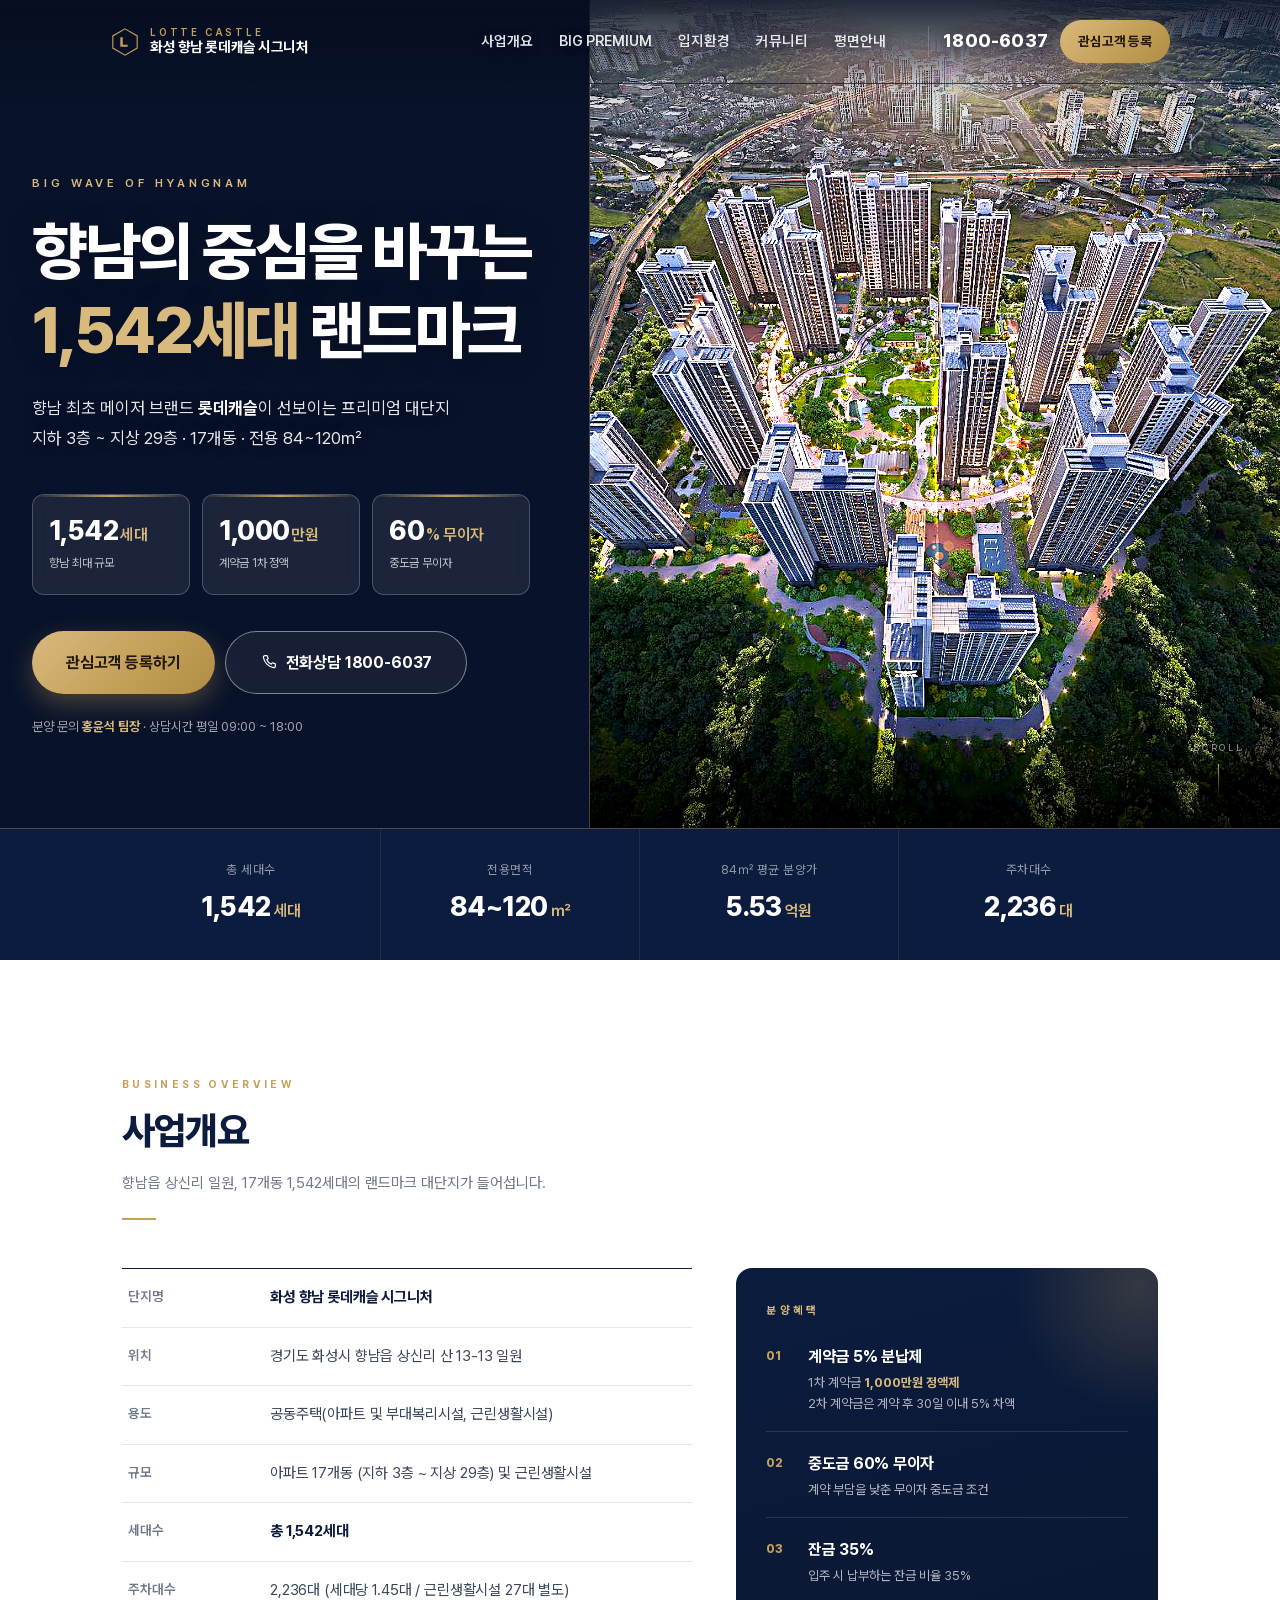
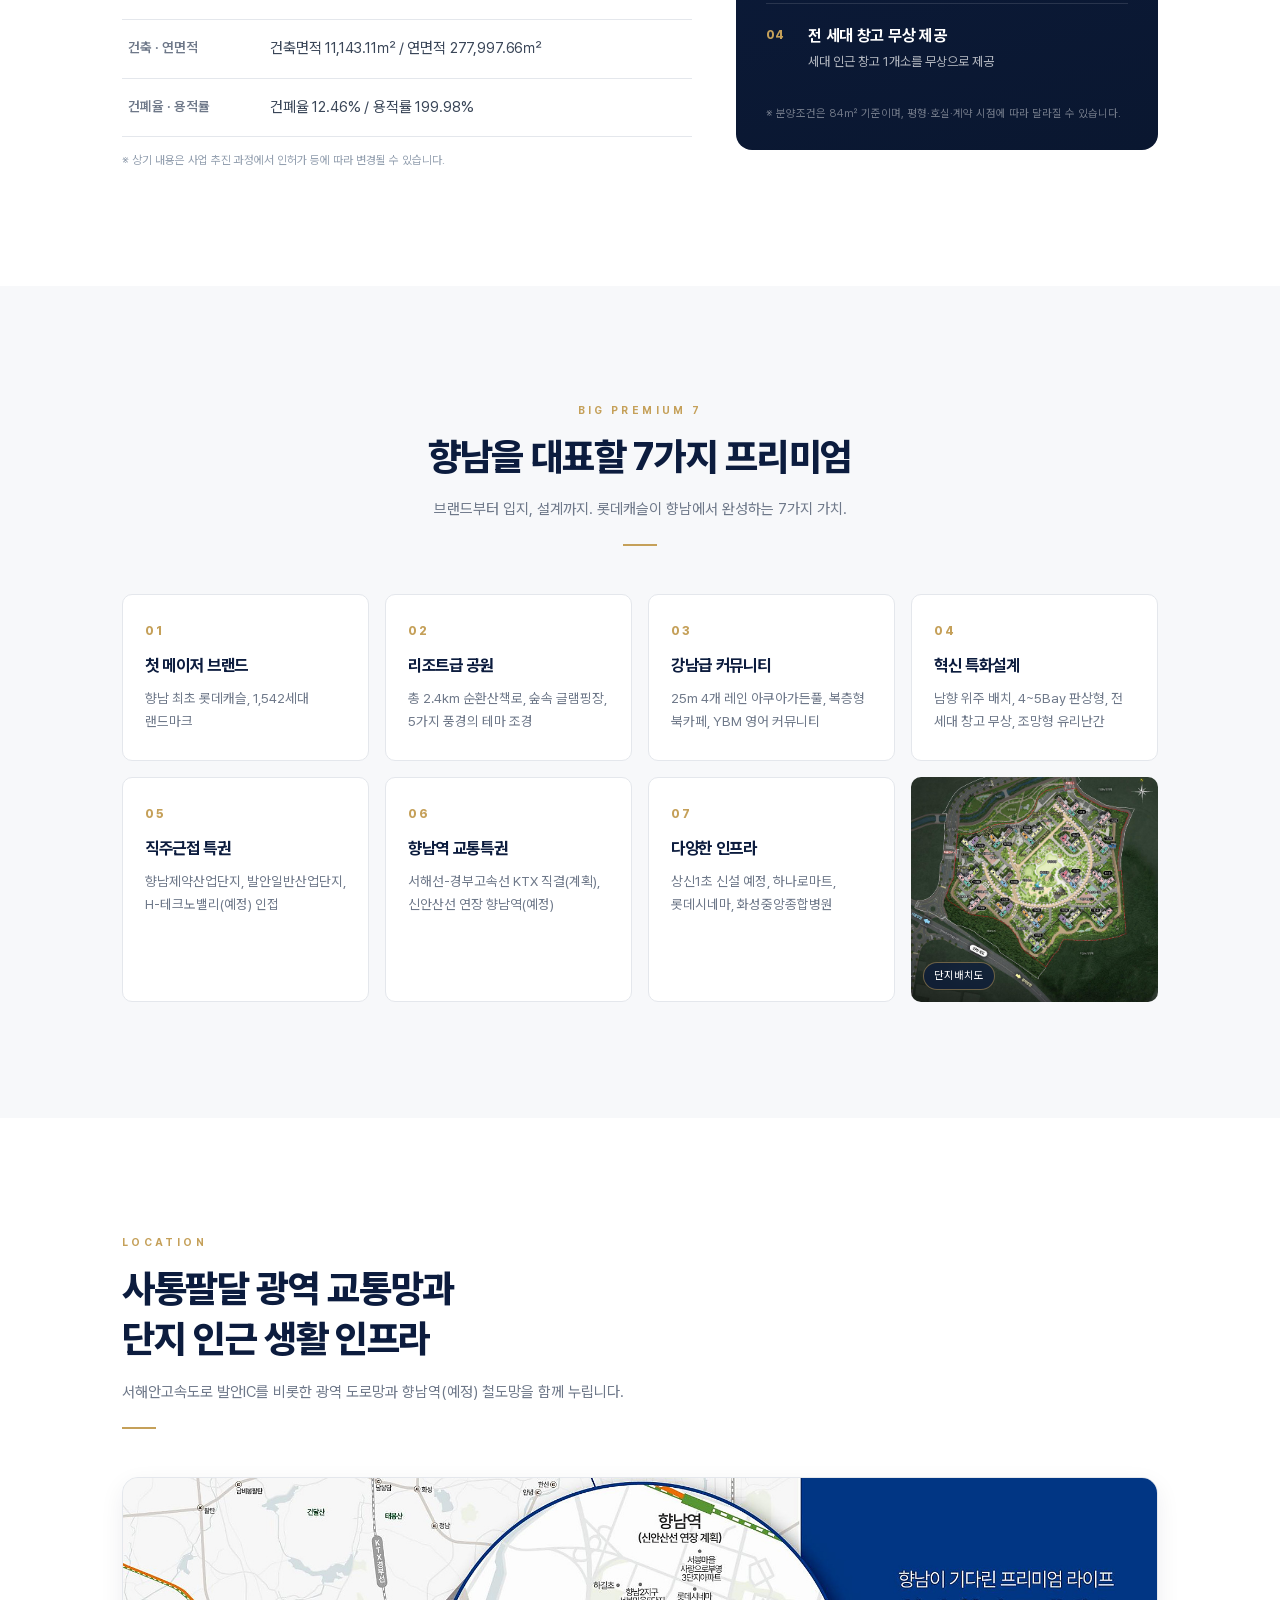
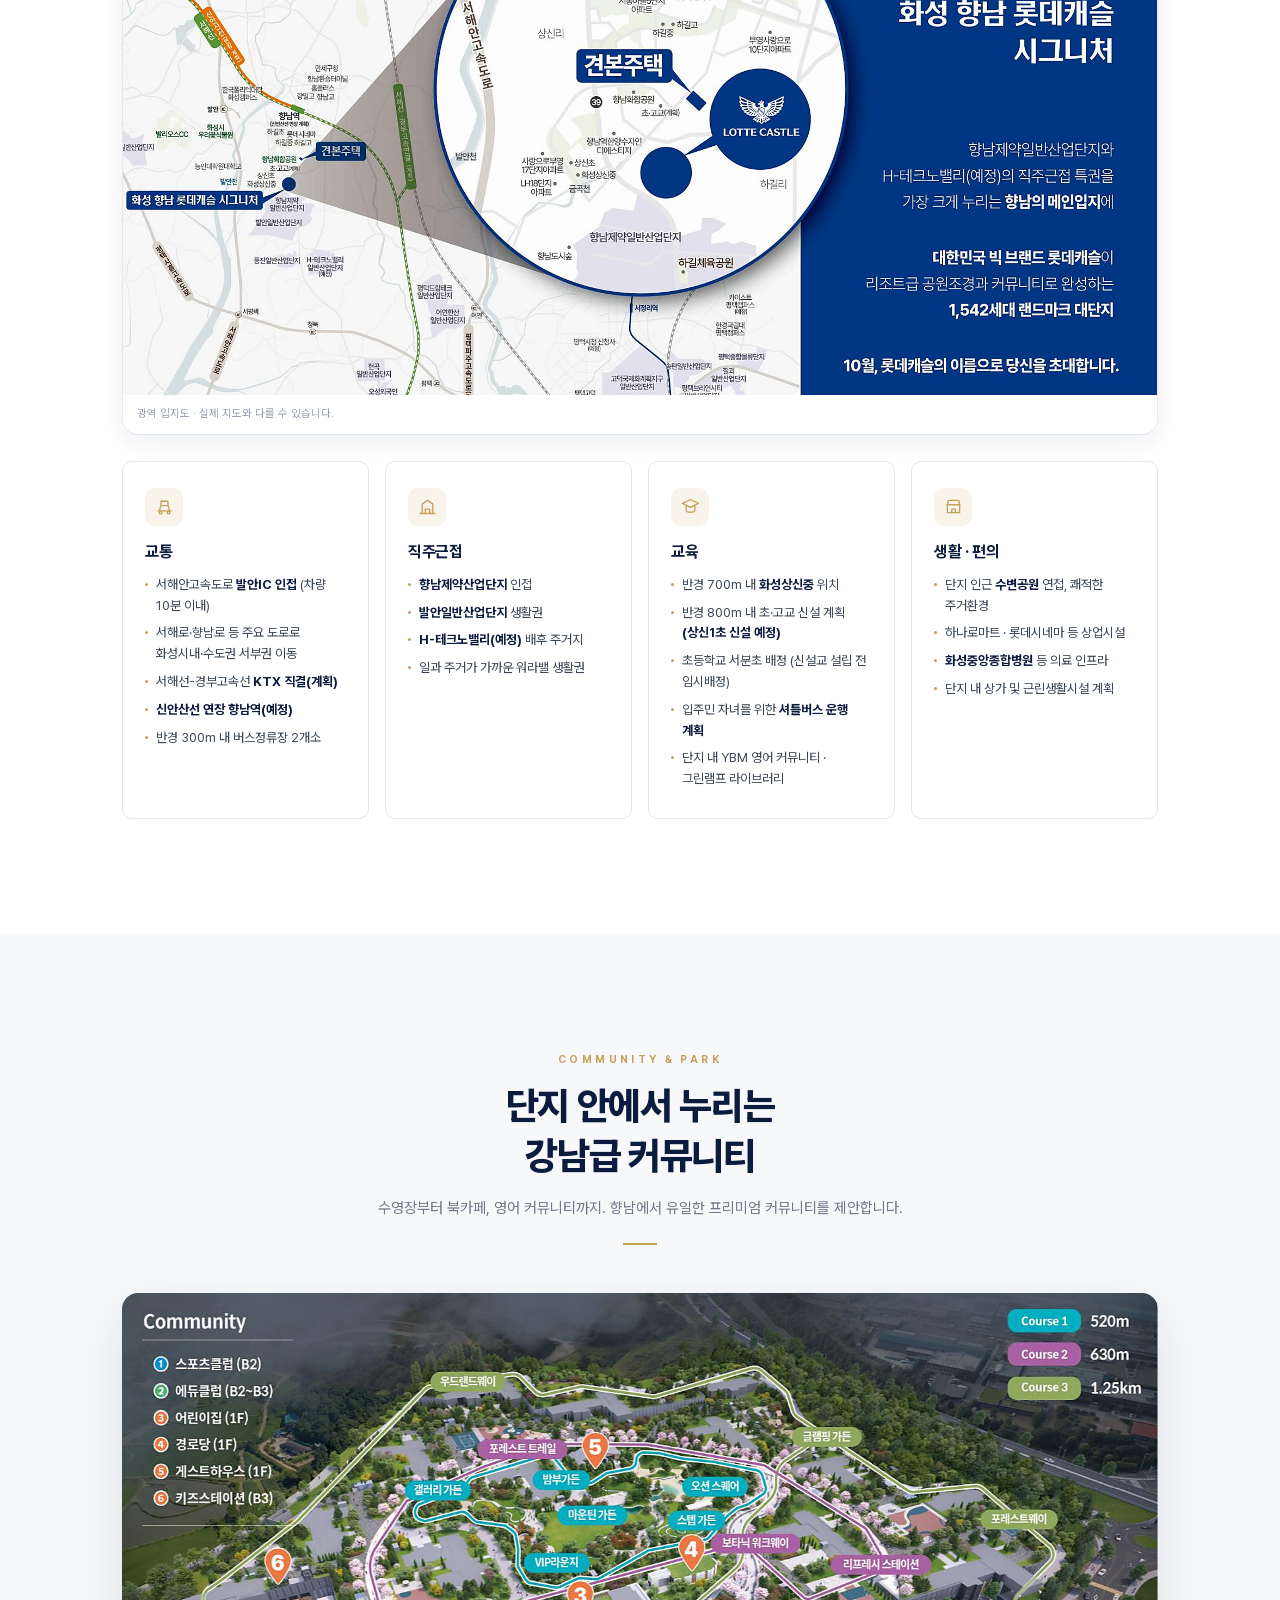
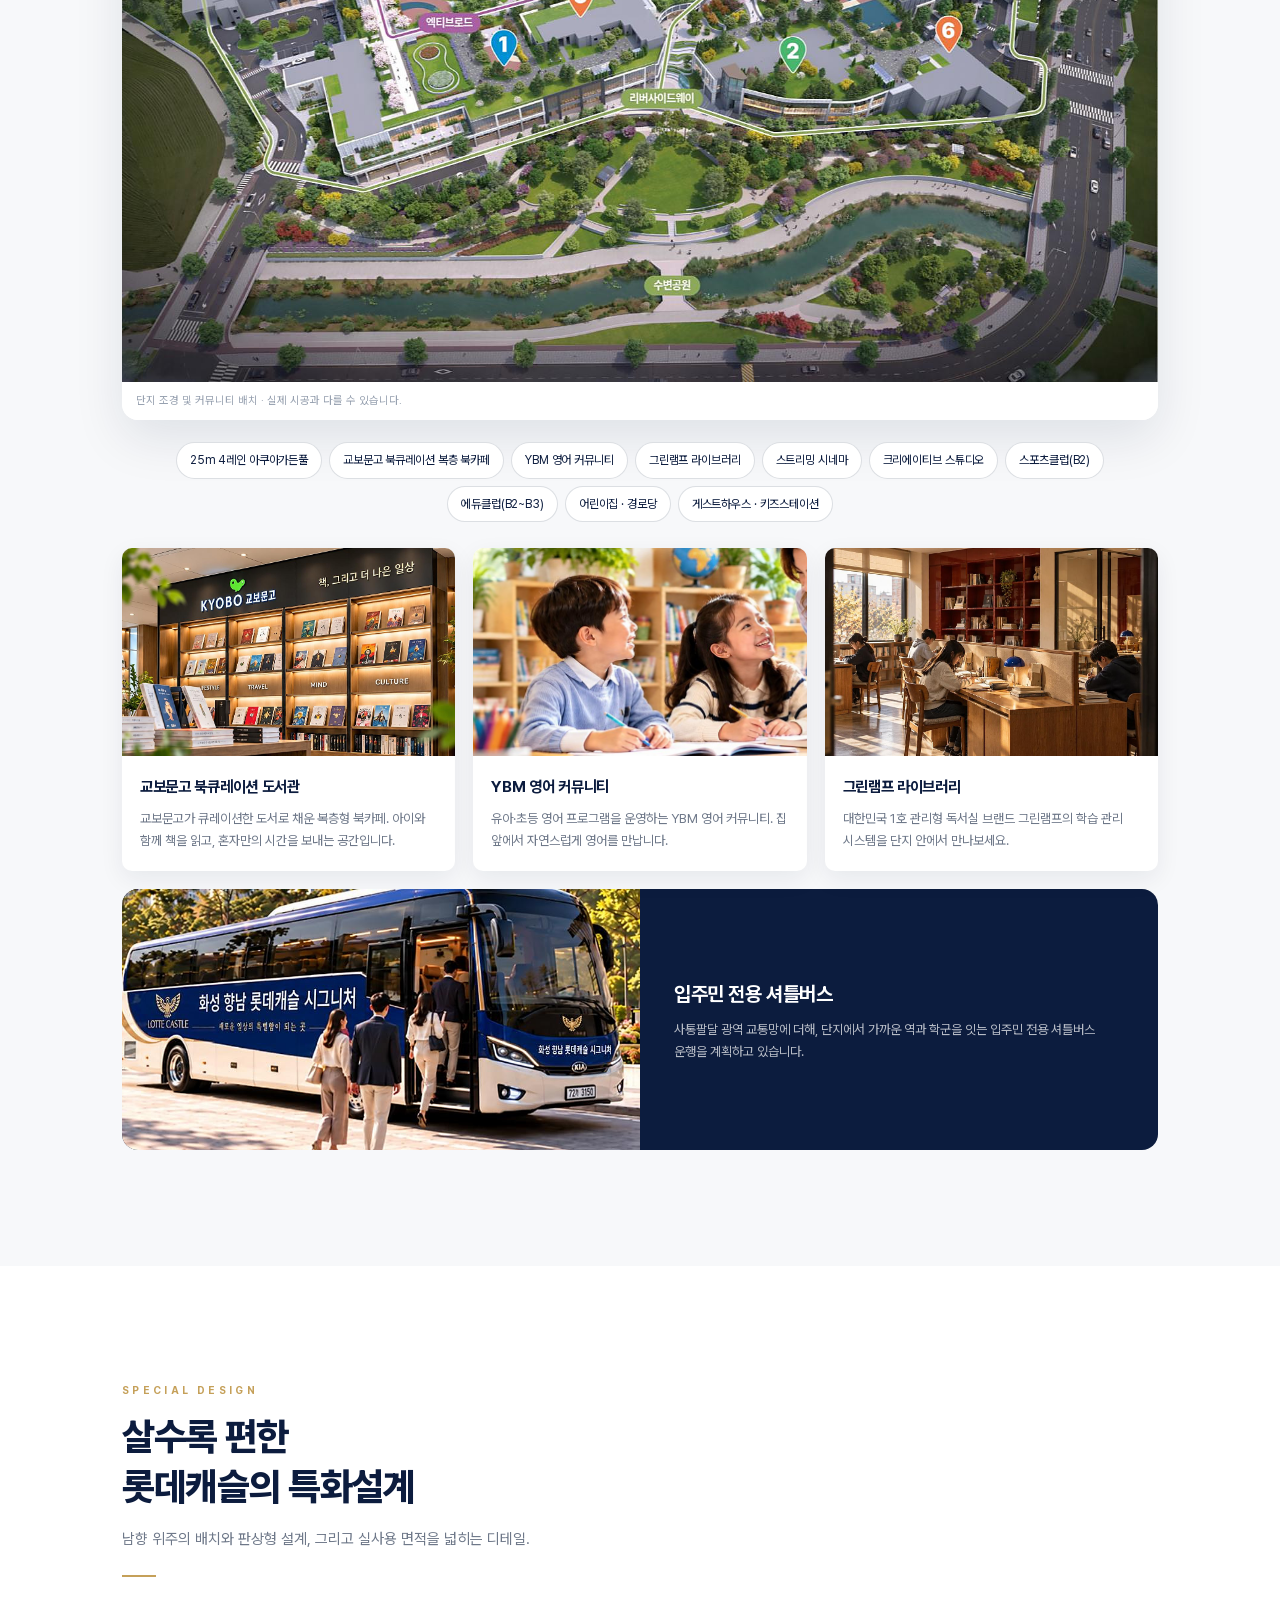
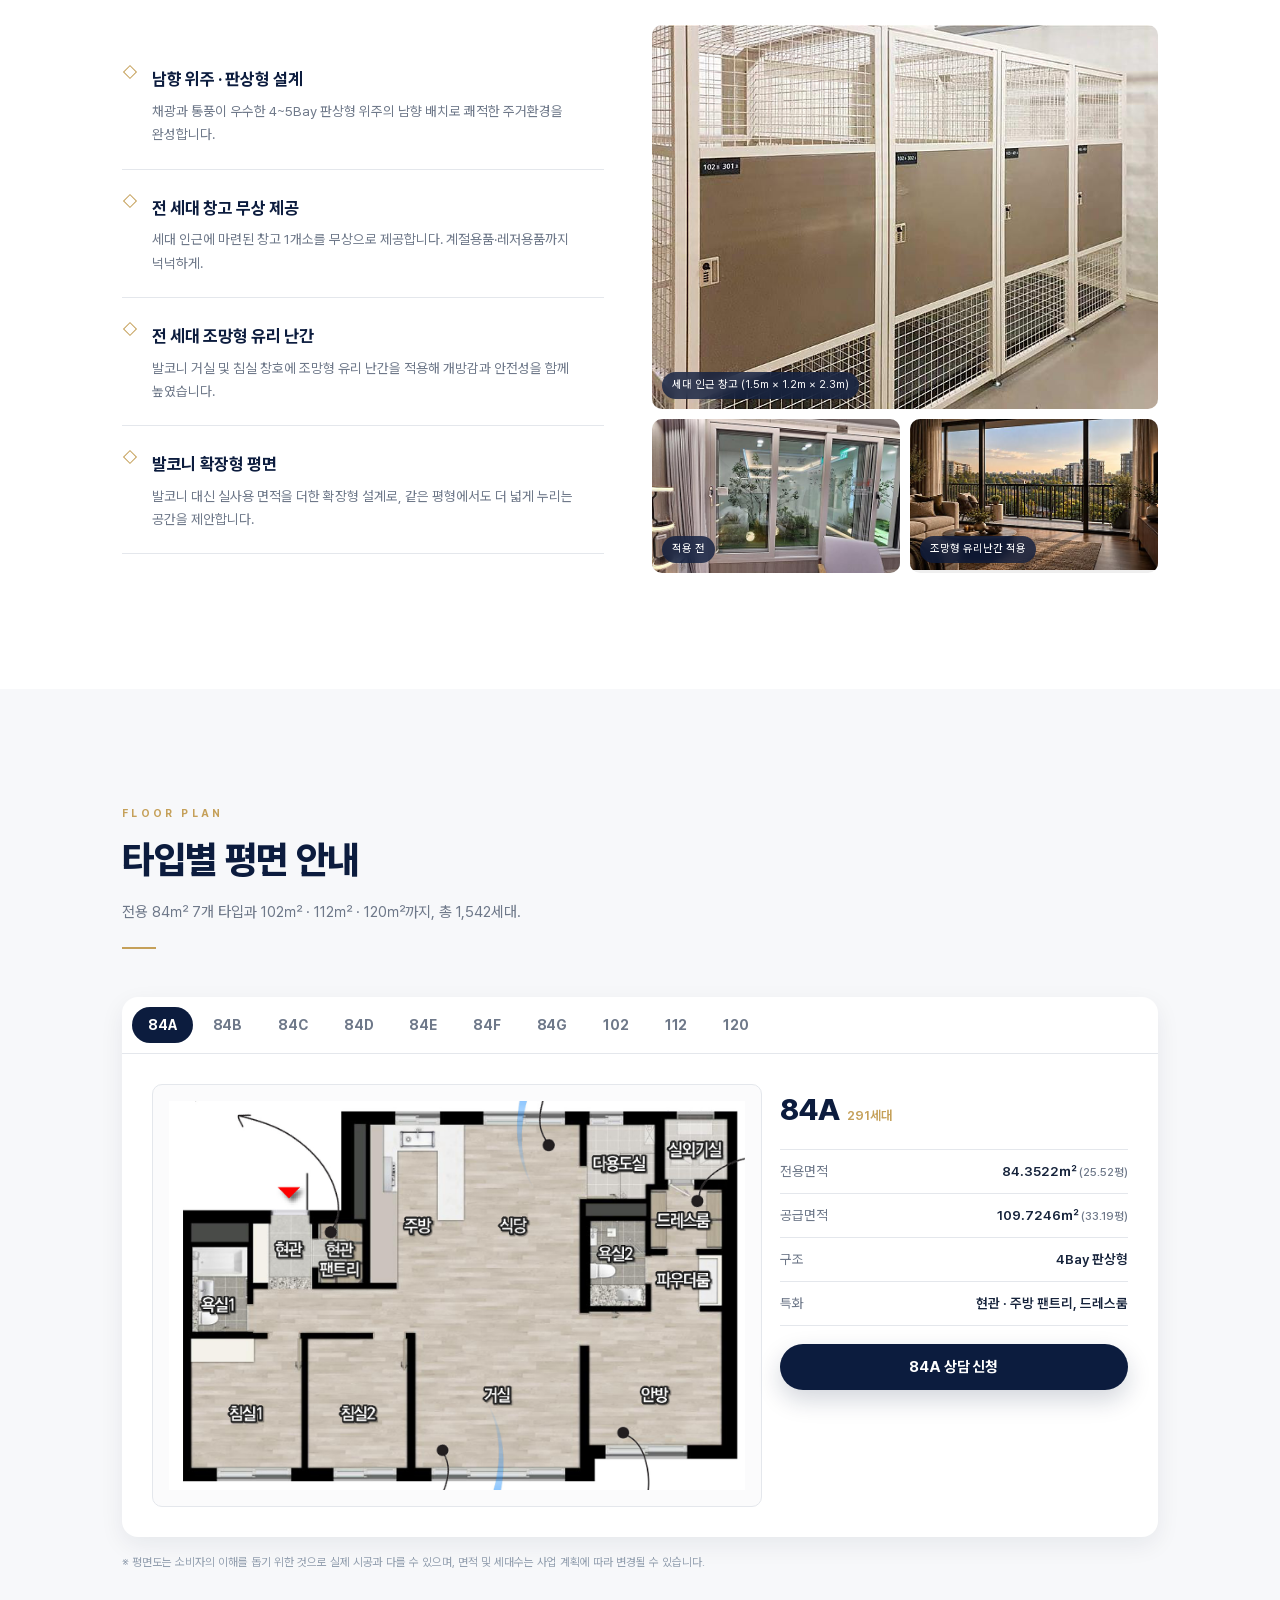
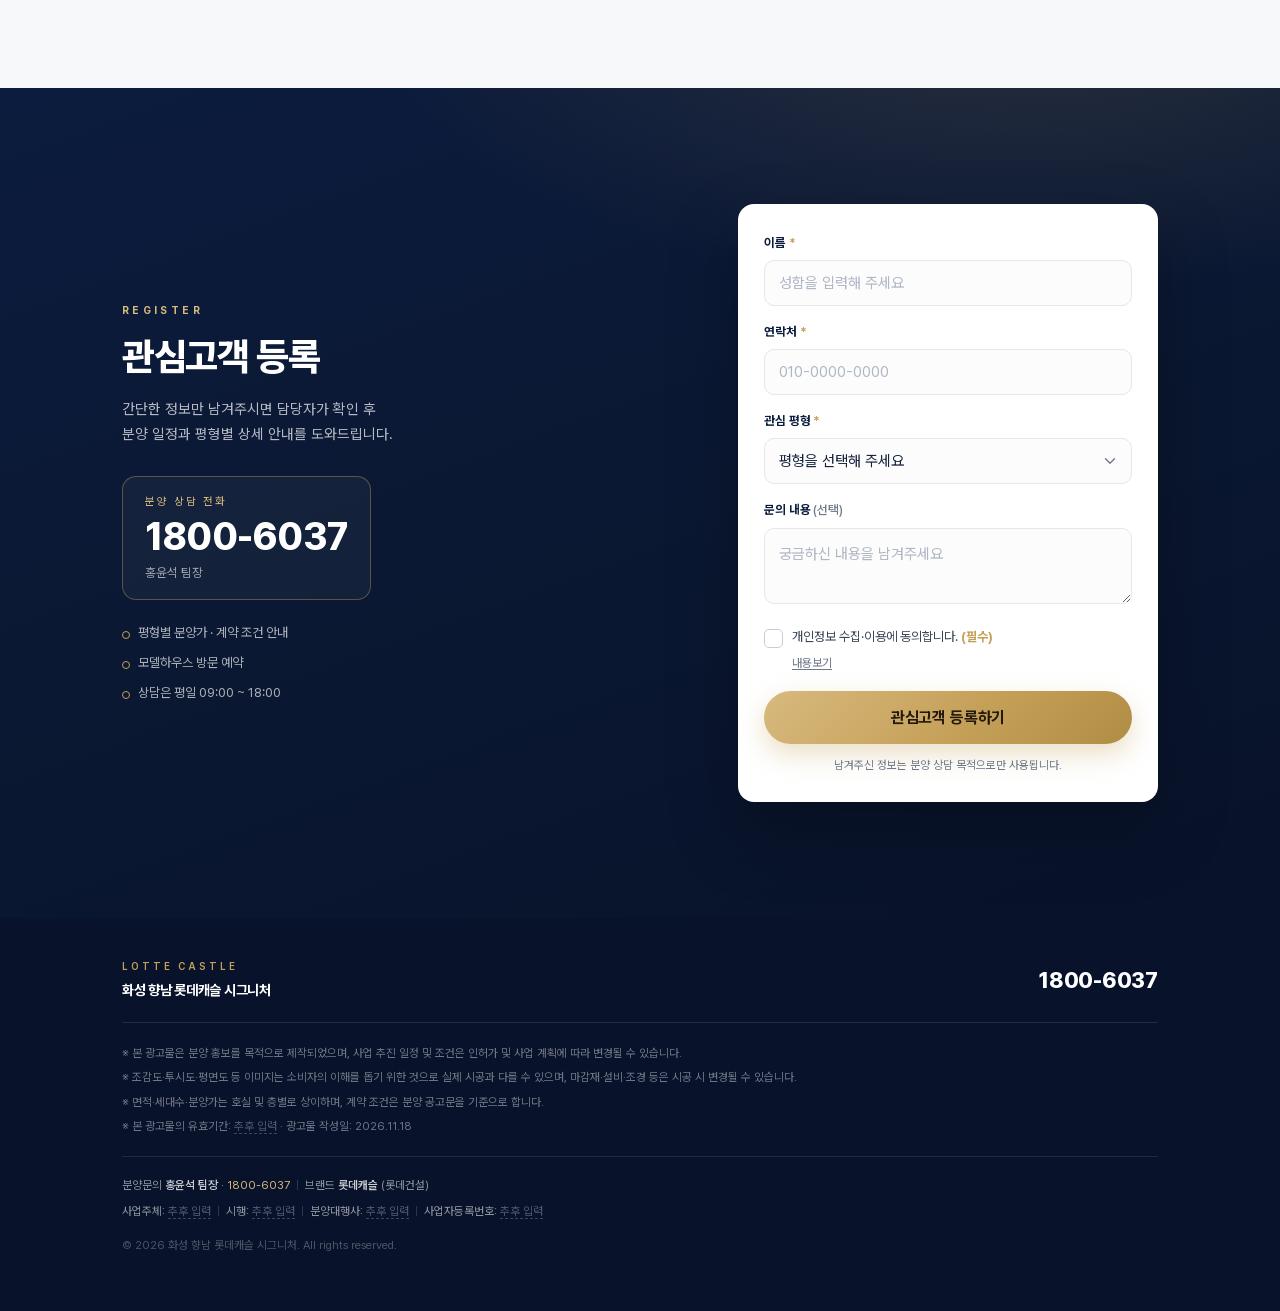
<file: index.html>
<!DOCTYPE html>
<html lang="ko">
<head>
<meta charset="utf-8">
<meta name="viewport" content="width=device-width, initial-scale=1, viewport-fit=cover">
<title>화성 향남 롯데캐슬 시그니처 | 1,542세대 프리미엄 대단지 분양안내</title>
<meta name="description" content="향남 최초 메이저 브랜드, 화성 향남 롯데캐슬 시그니처. 지하3층~지상29층 17개동 총 1,542세대. 계약금 1차 1,000만원 정액제, 중도금 60% 무이자. 관심고객 등록 및 분양 상담 1800-6037.">
<meta name="keywords" content="화성 향남 롯데캐슬 시그니처, 향남 아파트 분양, 롯데캐슬, 향남역, 상신리, 아파트 분양">
<meta property="og:type" content="website">
<meta property="og:title" content="화성 향남 롯데캐슬 시그니처 | 1,542세대 프리미엄 대단지">
<meta property="og:description" content="향남 최초 메이저 브랜드 롯데캐슬. 계약금 1차 1,000만원 정액제 · 중도금 60% 무이자. 관심고객 등록 1800-6037">
<meta property="og:image" content="assets/hero-aerial.jpg">
<meta name="theme-color" content="#0C1C3E">
<link rel="icon" href="assets/favicon.svg" type="image/svg+xml">
<link rel="preload" as="font" type="font/woff2" href="assets/fonts/PretendardVariable.woff2" crossorigin>
<link rel="stylesheet" href="styles.css">
</head>
<body>

<!-- ================= HEADER ================= -->
<header class="site-header" id="siteHeader">
  <div class="header-inner">
    <a class="brand" href="#hero" aria-label="화성 향남 롯데캐슬 시그니처 홈">
      <span class="brand-mark" aria-hidden="true">
        <svg viewBox="0 0 32 32" fill="none"><path d="M16 2 29 9.5v13L16 30 3 22.5v-13L16 2Z" stroke="currentColor" stroke-width="1.2"/><path d="M11 21V11h2.6v8h5.2v2H11Z" fill="currentColor"/></svg>
      </span>
      <span class="brand-text">
        <span class="brand-en">LOTTE CASTLE</span>
        <span class="brand-ko">화성 향남 롯데캐슬 시그니처</span>
      </span>
    </a>

    <nav class="gnb" aria-label="주요 메뉴">
      <a href="#overview">사업개요</a>
      <a href="#premium">BIG PREMIUM</a>
      <a href="#location">입지환경</a>
      <a href="#community">커뮤니티</a>
      <a href="#type">평면안내</a>
    </nav>

    <div class="header-actions">
      <a class="header-tel" href="tel:1800-6037">
        <span class="header-tel-label">분양문의</span>
        <strong>1800-6037</strong>
      </a>
      <a class="btn btn-gold btn-sm" href="#contact">관심고객 등록</a>
      <button class="menu-toggle" id="menuToggle" aria-label="메뉴 열기" aria-expanded="false" aria-controls="mobileMenu">
        <span></span><span></span><span></span>
      </button>
    </div>
  </div>
</header>

<div class="mobile-menu" id="mobileMenu" hidden>
  <nav aria-label="모바일 메뉴">
    <a href="#overview">사업개요</a>
    <a href="#premium">BIG PREMIUM 7</a>
    <a href="#location">입지환경</a>
    <a href="#community">커뮤니티</a>
    <a href="#design">특화설계</a>
    <a href="#type">평면안내</a>
    <a href="#contact" class="mm-cta">관심고객 등록</a>
  </nav>
  <a class="mm-tel" href="tel:1800-6037">분양문의 1800-6037</a>
</div>

<main>

<!-- ================= HERO ================= -->
<section class="hero" id="hero">
  <div class="hero-media">
    <img src="assets/hero-aerial.jpg"
         srcset="assets/hero-aerial-900.jpg 900w, assets/hero-aerial.jpg 1800w"
         sizes="100vw"
         alt="화성 향남 롯데캐슬 시그니처 단지 조감도"
         width="1800" height="1500" fetchpriority="high" decoding="async">
  </div>
  <div class="hero-scrim" aria-hidden="true"></div>

  <div class="container hero-inner">
   <div class="hero-panel">
    <p class="hero-eyebrow">Big Wave of HyangNam</p>
    <h1 class="hero-title">
      향남의 중심을 바꾸는<br>
      <span class="hl">1,542세대</span> 랜드마크
    </h1>
    <p class="hero-sub">
      향남 최초 메이저 브랜드 <strong>롯데캐슬</strong>이 선보이는 프리미엄 대단지<br class="pc-only">
      지하 3층 ~ 지상 29층 · 17개동 · 전용 84~120㎡
    </p>

    <ul class="hero-badges">
      <li><span class="hb-num">1,542<em>세대</em></span><span class="hb-txt">향남 최대 규모</span></li>
      <li><span class="hb-num">1,000<em>만원</em></span><span class="hb-txt">계약금 1차 정액</span></li>
      <li><span class="hb-num">60<em>% 무이자</em></span><span class="hb-txt">중도금 무이자</span></li>
    </ul>

    <div class="hero-cta">
      <a class="btn btn-gold btn-lg" href="#contact">관심고객 등록하기</a>
      <a class="btn btn-ghost btn-lg" href="tel:1800-6037">
        <svg class="ico" viewBox="0 0 24 24" fill="none" aria-hidden="true"><path d="M6.5 3.5h3l1.5 4-2 1.5a12 12 0 0 0 6 6L16.5 13l4 1.5v3a2 2 0 0 1-2.2 2A16.5 16.5 0 0 1 4.5 5.7 2 2 0 0 1 6.5 3.5Z" stroke="currentColor" stroke-width="1.6" stroke-linejoin="round"/></svg>
        전화상담 1800-6037
      </a>
    </div>

    <p class="hero-note">분양 문의 <strong>홍윤석 팀장</strong> · 상담시간 평일 09:00 ~ 18:00</p>
   </div>
  </div>

  <a class="hero-scroll" href="#overview" aria-label="아래로 이동">
    <span>SCROLL</span><i></i>
  </a>
</section>

<!-- ================= QUICK STRIP ================= -->
<section class="quick-strip" aria-label="분양 핵심 요약">
  <div class="container">
    <ul class="quick-list">
      <li><span class="q-k">총 세대수</span><span class="q-v">1,542<small>세대</small></span></li>
      <li><span class="q-k">전용면적</span><span class="q-v">84~120<small>㎡</small></span></li>
      <li><span class="q-k">84㎡ 평균 분양가</span><span class="q-v">5.53<small>억원</small></span></li>
      <li><span class="q-k">주차대수</span><span class="q-v">2,236<small>대</small></span></li>
    </ul>
  </div>
</section>

<!-- ================= OVERVIEW ================= -->
<section class="sec sec-overview" id="overview">
  <div class="container">
    <header class="sec-head reveal">
      <p class="eyebrow">Business Overview</p>
      <h2 class="sec-title">사업개요</h2>
      <p class="sec-desc">향남읍 상신리 일원, 17개동 1,542세대의 랜드마크 대단지가 들어섭니다.</p>
    </header>

    <div class="overview-grid">
      <div class="ov-table reveal">
        <dl class="spec-list">
          <div><dt>단지명</dt><dd><strong>화성 향남 롯데캐슬 시그니처</strong></dd></div>
          <div><dt>위치</dt><dd>경기도 화성시 향남읍 상신리 산 13-13 일원</dd></div>
          <div><dt>용도</dt><dd>공동주택(아파트 및 부대복리시설, 근린생활시설)</dd></div>
          <div><dt>규모</dt><dd>아파트 17개동 (지하 3층 ~ 지상 29층) 및 근린생활시설</dd></div>
          <div><dt>세대수</dt><dd><strong>총 1,542세대</strong></dd></div>
          <div><dt>주차대수</dt><dd>2,236대 (세대당 1.45대 / 근린생활시설 27대 별도)</dd></div>
          <div><dt>건축 · 연면적</dt><dd>건축면적 11,143.11㎡ / 연면적 277,997.66㎡</dd></div>
          <div><dt>건폐율 · 용적률</dt><dd>건폐율 12.46% / 용적률 199.98%</dd></div>
        </dl>
        <p class="spec-foot">※ 상기 내용은 사업 추진 과정에서 인허가 등에 따라 변경될 수 있습니다.</p>
      </div>

      <div class="ov-benefit reveal">
        <p class="benefit-top">분양혜택</p>
        <ul class="benefit-list">
          <li>
            <span class="b-num">01</span>
            <strong>계약금 5% 분납제</strong>
            <p>1차 계약금 <b>1,000만원 정액제</b><br>2차 계약금은 계약 후 30일 이내 5% 차액</p>
          </li>
          <li>
            <span class="b-num">02</span>
            <strong>중도금 60% 무이자</strong>
            <p>계약 부담을 낮춘 무이자 중도금 조건</p>
          </li>
          <li>
            <span class="b-num">03</span>
            <strong>잔금 35%</strong>
            <p>입주 시 납부하는 잔금 비율 35%</p>
          </li>
          <li>
            <span class="b-num">04</span>
            <strong>전 세대 창고 무상 제공</strong>
            <p>세대 인근 창고 1개소를 무상으로 제공</p>
          </li>
        </ul>
        <p class="benefit-foot">※ 분양조건은 84㎡ 기준이며, 평형·호실·계약 시점에 따라 달라질 수 있습니다.</p>
      </div>
    </div>
  </div>
</section>

<!-- ================= BIG PREMIUM 7 ================= -->
<section class="sec sec-premium" id="premium">
  <div class="container">
    <header class="sec-head center reveal">
      <p class="eyebrow">Big Premium 7</p>
      <h2 class="sec-title">향남을 대표할 7가지 프리미엄</h2>
      <p class="sec-desc">브랜드부터 입지, 설계까지. 롯데캐슬이 향남에서 완성하는 7가지 가치.</p>
    </header>

    <ol class="premium-grid">
      <li class="p-card reveal">
        <span class="p-num">01</span>
        <h3>첫 메이저 브랜드</h3>
        <p>향남 최초 롯데캐슬, 1,542세대 랜드마크</p>
      </li>
      <li class="p-card reveal">
        <span class="p-num">02</span>
        <h3>리조트급 공원</h3>
        <p>총 2.4km 순환산책로, 숲속 글램핑장, 5가지 풍경의 테마 조경</p>
      </li>
      <li class="p-card reveal">
        <span class="p-num">03</span>
        <h3>강남급 커뮤니티</h3>
        <p>25m 4개 레인 아쿠아가든풀, 복층형 북카페, YBM 영어 커뮤니티</p>
      </li>
      <li class="p-card reveal">
        <span class="p-num">04</span>
        <h3>혁신 특화설계</h3>
        <p>남향 위주 배치, 4~5Bay 판상형, 전 세대 창고 무상, 조망형 유리난간</p>
      </li>
      <li class="p-card reveal">
        <span class="p-num">05</span>
        <h3>직주근접 특권</h3>
        <p>향남제약산업단지, 발안일반산업단지, H-테크노밸리(예정) 인접</p>
      </li>
      <li class="p-card reveal">
        <span class="p-num">06</span>
        <h3>향남역 교통특권</h3>
        <p>서해선-경부고속선 KTX 직결(계획), 신안산선 연장 향남역(예정)</p>
      </li>
      <li class="p-card reveal">
        <span class="p-num">07</span>
        <h3>다양한 인프라</h3>
        <p>상신1초 신설 예정, 하나로마트, 롯데시네마, 화성중앙종합병원</p>
      </li>
      <li class="p-visual reveal" aria-hidden="true">
        <img src="assets/site-plan.jpg" alt="화성 향남 롯데캐슬 시그니처 단지배치도" loading="lazy" width="1341" height="1224">
        <span class="p-visual-label">단지배치도</span>
      </li>
    </ol>
  </div>
</section>

<!-- ================= LOCATION ================= -->
<section class="sec sec-location" id="location">
  <div class="container">
    <header class="sec-head reveal">
      <p class="eyebrow">Location</p>
      <h2 class="sec-title">사통팔달 광역 교통망과<br>단지 인근 생활 인프라</h2>
      <p class="sec-desc">서해안고속도로 발안IC를 비롯한 광역 도로망과 향남역(예정) 철도망을 함께 누립니다.</p>
    </header>

    <figure class="map-figure reveal">
      <img src="assets/location-wide.jpg" alt="화성 향남 롯데캐슬 시그니처 광역 입지도" loading="lazy" width="1800" height="900">
      <figcaption>광역 입지도 · 실제 지도와 다를 수 있습니다.</figcaption>
    </figure>

    <div class="loc-grid">
      <article class="loc-card reveal">
        <span class="loc-ico" aria-hidden="true">
          <svg viewBox="0 0 24 24" fill="none"><path d="M4 17h16M6 17l2-6h8l2 6M8 11V6h8v5" stroke="currentColor" stroke-width="1.5" stroke-linejoin="round"/><circle cx="7.5" cy="19" r="1.5" stroke="currentColor" stroke-width="1.5"/><circle cx="16.5" cy="19" r="1.5" stroke="currentColor" stroke-width="1.5"/></svg>
        </span>
        <h3>교통</h3>
        <ul>
          <li>서해안고속도로 <b>발안IC 인접</b> (차량 10분 이내)</li>
          <li>서해로·향남로 등 주요 도로로 화성시내·수도권 서부권 이동</li>
          <li>서해선-경부고속선 <b>KTX 직결(계획)</b></li>
          <li><b>신안산선 연장 향남역(예정)</b></li>
          <li>반경 300m 내 버스정류장 2개소</li>
        </ul>
      </article>

      <article class="loc-card reveal">
        <span class="loc-ico" aria-hidden="true">
          <svg viewBox="0 0 24 24" fill="none"><path d="M3 20h18M6 20V9l6-4 6 4v11M9.5 20v-5h5v5" stroke="currentColor" stroke-width="1.5" stroke-linejoin="round"/></svg>
        </span>
        <h3>직주근접</h3>
        <ul>
          <li><b>향남제약산업단지</b> 인접</li>
          <li><b>발안일반산업단지</b> 생활권</li>
          <li><b>H-테크노밸리(예정)</b> 배후 주거지</li>
          <li>일과 주거가 가까운 워라밸 생활권</li>
        </ul>
      </article>

      <article class="loc-card reveal">
        <span class="loc-ico" aria-hidden="true">
          <svg viewBox="0 0 24 24" fill="none"><path d="M3 8.5 12 4l9 4.5-9 4.5-9-4.5Z" stroke="currentColor" stroke-width="1.5" stroke-linejoin="round"/><path d="M7 11v5c0 1.4 2.2 2.5 5 2.5s5-1.1 5-2.5v-5" stroke="currentColor" stroke-width="1.5"/></svg>
        </span>
        <h3>교육</h3>
        <ul>
          <li>반경 700m 내 <b>화성상신중</b> 위치</li>
          <li>반경 800m 내 초·고교 신설 계획 <b>(상신1초 신설 예정)</b></li>
          <li>초등학교 서분초 배정 (신설교 설립 전 임시배정)</li>
          <li>입주민 자녀를 위한 <b>셔틀버스 운행 계획</b></li>
          <li>단지 내 YBM 영어 커뮤니티 · 그린램프 라이브러리</li>
        </ul>
      </article>

      <article class="loc-card reveal">
        <span class="loc-ico" aria-hidden="true">
          <svg viewBox="0 0 24 24" fill="none"><path d="M4 10h16M5.5 10V6.5A1.5 1.5 0 0 1 7 5h10a1.5 1.5 0 0 1 1.5 1.5V10M5 10v9h14v-9M10 19v-4h4v4" stroke="currentColor" stroke-width="1.5" stroke-linejoin="round"/></svg>
        </span>
        <h3>생활 · 편의</h3>
        <ul>
          <li>단지 인근 <b>수변공원</b> 연접, 쾌적한 주거환경</li>
          <li>하나로마트 · 롯데시네마 등 상업시설</li>
          <li><b>화성중앙종합병원</b> 등 의료 인프라</li>
          <li>단지 내 상가 및 근린생활시설 계획</li>
        </ul>
      </article>
    </div>
  </div>
</section>

<!-- ================= COMMUNITY ================= -->
<section class="sec sec-community" id="community">
  <div class="container">
    <header class="sec-head center reveal">
      <p class="eyebrow">Community &amp; Park</p>
      <h2 class="sec-title">단지 안에서 누리는<br>강남급 커뮤니티</h2>
      <p class="sec-desc">수영장부터 북카페, 영어 커뮤니티까지. 향남에서 유일한 프리미엄 커뮤니티를 제안합니다.</p>
    </header>

    <figure class="community-figure reveal">
      <img src="assets/community-aerial.jpg" alt="화성 향남 롯데캐슬 시그니처 커뮤니티 및 조경 조감도" loading="lazy" width="1573" height="1045">
      <figcaption>단지 조경 및 커뮤니티 배치 · 실제 시공과 다를 수 있습니다.</figcaption>
    </figure>

    <ul class="chip-row reveal" aria-label="커뮤니티 시설">
      <li>25m 4레인 아쿠아가든풀</li>
      <li>교보문고 북큐레이션 복층 북카페</li>
      <li>YBM 영어 커뮤니티</li>
      <li>그린램프 라이브러리</li>
      <li>스트리밍 시네마</li>
      <li>크리에이티브 스튜디오</li>
      <li>스포츠클럽(B2)</li>
      <li>에듀클럽(B2~B3)</li>
      <li>어린이집 · 경로당</li>
      <li>게스트하우스 · 키즈스테이션</li>
    </ul>

    <div class="comm-grid">
      <article class="comm-card reveal">
        <div class="comm-img"><img src="assets/community-bookcafe.jpg" alt="교보문고 북큐레이션 도서관" loading="lazy" width="1103" height="674"></div>
        <div class="comm-body">
          <h3>교보문고 북큐레이션 도서관</h3>
          <p>교보문고가 큐레이션한 도서로 채운 복층형 북카페. 아이와 함께 책을 읽고, 혼자만의 시간을 보내는 공간입니다.</p>
        </div>
      </article>
      <article class="comm-card reveal">
        <div class="comm-img"><img src="assets/community-ybm.jpg" alt="YBM 영어 커뮤니티" loading="lazy" width="1600" height="420"></div>
        <div class="comm-body">
          <h3>YBM 영어 커뮤니티</h3>
          <p>유아·초등 영어 프로그램을 운영하는 YBM 영어 커뮤니티. 집 앞에서 자연스럽게 영어를 만납니다.</p>
        </div>
      </article>
      <article class="comm-card reveal">
        <div class="comm-img"><img src="assets/community-library.jpg" alt="그린램프 라이브러리" loading="lazy" width="1117" height="747"></div>
        <div class="comm-body">
          <h3>그린램프 라이브러리</h3>
          <p>대한민국 1호 관리형 독서실 브랜드 그린램프의 학습 관리 시스템을 단지 안에서 만나보세요.</p>
        </div>
      </article>
    </div>

    <div class="comm-wide reveal">
      <div class="comm-wide-img">
        <img src="assets/community-shuttle.jpg" alt="입주민 전용 셔틀버스" loading="lazy" width="862" height="434">
      </div>
      <div class="comm-wide-body">
        <h3>입주민 전용 셔틀버스</h3>
        <p>사통팔달 광역 교통망에 더해, 단지에서 가까운 역과 학군을 잇는 입주민 전용 셔틀버스 운행을 계획하고 있습니다.</p>
      </div>
    </div>
  </div>
</section>

<!-- ================= DESIGN ================= -->
<section class="sec sec-design" id="design">
  <div class="container">
    <header class="sec-head reveal">
      <p class="eyebrow">Special Design</p>
      <h2 class="sec-title">살수록 편한<br>롯데캐슬의 특화설계</h2>
      <p class="sec-desc">남향 위주의 배치와 판상형 설계, 그리고 실사용 면적을 넓히는 디테일.</p>
    </header>

    <div class="design-grid">
      <ul class="design-list reveal">
        <li>
          <h3>남향 위주 · 판상형 설계</h3>
          <p>채광과 통풍이 우수한 4~5Bay 판상형 위주의 남향 배치로 쾌적한 주거환경을 완성합니다.</p>
        </li>
        <li>
          <h3>전 세대 창고 무상 제공</h3>
          <p>세대 인근에 마련된 창고 1개소를 무상으로 제공합니다. 계절용품·레저용품까지 넉넉하게.</p>
        </li>
        <li>
          <h3>전 세대 조망형 유리 난간</h3>
          <p>발코니 거실 및 침실 창호에 조망형 유리 난간을 적용해 개방감과 안전성을 함께 높였습니다.</p>
        </li>
        <li>
          <h3>발코니 확장형 평면</h3>
          <p>발코니 대신 실사용 면적을 더한 확장형 설계로, 같은 평형에서도 더 넓게 누리는 공간을 제안합니다.</p>
        </li>
      </ul>

      <div class="design-visual reveal">
        <figure class="dv-big">
          <img src="assets/design-storage.jpg" alt="전 세대 창고 무상 제공" loading="lazy" width="707" height="537">
          <figcaption>세대 인근 창고 (1.5m × 1.2m × 2.3m)</figcaption>
        </figure>
        <div class="dv-pair">
          <figure>
            <img src="assets/design-railing-before.jpg" alt="유리난간 적용 전" loading="lazy" width="548" height="340">
            <figcaption>적용 전</figcaption>
          </figure>
          <figure>
            <img src="assets/design-railing.jpg" alt="조망형 유리난간 적용 후" loading="lazy" width="547" height="333">
            <figcaption>조망형 유리난간 적용</figcaption>
          </figure>
        </div>
      </div>
    </div>
  </div>
</section>

<!-- ================= TYPE ================= -->
<section class="sec sec-type" id="type">
  <div class="container">
    <header class="sec-head reveal">
      <p class="eyebrow">Floor Plan</p>
      <h2 class="sec-title">타입별 평면 안내</h2>
      <p class="sec-desc">전용 84㎡ 7개 타입과 102㎡ · 112㎡ · 120㎡까지, 총 1,542세대.</p>
    </header>

    <div class="tabs-wrap">
      <div class="tabs" role="tablist" aria-label="평형 선택" id="typeTabs">
        <button role="tab" class="tab is-active" data-type="84a" aria-selected="true" aria-controls="panel-84a" id="tab-84a">84A</button>
        <button role="tab" class="tab" data-type="84b" aria-selected="false" aria-controls="panel-84b" id="tab-84b" tabindex="-1">84B</button>
        <button role="tab" class="tab" data-type="84c" aria-selected="false" aria-controls="panel-84c" id="tab-84c" tabindex="-1">84C</button>
        <button role="tab" class="tab" data-type="84d" aria-selected="false" aria-controls="panel-84d" id="tab-84d" tabindex="-1">84D</button>
        <button role="tab" class="tab" data-type="84e" aria-selected="false" aria-controls="panel-84e" id="tab-84e" tabindex="-1">84E</button>
        <button role="tab" class="tab" data-type="84f" aria-selected="false" aria-controls="panel-84f" id="tab-84f" tabindex="-1">84F</button>
        <button role="tab" class="tab" data-type="84g" aria-selected="false" aria-controls="panel-84g" id="tab-84g" tabindex="-1">84G</button>
        <button role="tab" class="tab" data-type="102" aria-selected="false" aria-controls="panel-102" id="tab-102" tabindex="-1">102</button>
        <button role="tab" class="tab" data-type="112" aria-selected="false" aria-controls="panel-112" id="tab-112" tabindex="-1">112</button>
        <button role="tab" class="tab" data-type="120" aria-selected="false" aria-controls="panel-120" id="tab-120" tabindex="-1">120</button>
      </div>

      <div class="panels" id="typePanels">
        <!-- 84A -->
        <div class="panel is-active" role="tabpanel" id="panel-84a" aria-labelledby="tab-84a">
          <div class="panel-img">
            <img class="plan-img" data-src="assets/plan-84a.jpg" src="assets/plan-84a.jpg" alt="84A 타입 평면도" width="1300" height="878">
          </div>
          <div class="panel-info">
            <p class="pi-type">84A <span>291세대</span></p>
            <dl class="pi-list">
              <div><dt>전용면적</dt><dd>84.3522㎡ <small>(25.52평)</small></dd></div>
              <div><dt>공급면적</dt><dd>109.7246㎡ <small>(33.19평)</small></dd></div>
              <div><dt>구조</dt><dd>4Bay 판상형</dd></div>
              <div><dt>특화</dt><dd>현관 · 주방 팬트리, 드레스룸</dd></div>
            </dl>
            <button class="btn btn-navy pi-cta" data-type="84A">84A 상담 신청</button>
          </div>
        </div>
        <!-- 84B -->
        <div class="panel" role="tabpanel" id="panel-84b" aria-labelledby="tab-84b" hidden>
          <div class="panel-img">
            <img class="plan-img" data-src="assets/plan-84b.jpg" alt="84B 타입 평면도" width="1300" height="812">
          </div>
          <div class="panel-info">
            <p class="pi-type">84B <span>136세대</span></p>
            <dl class="pi-list">
              <div><dt>전용면적</dt><dd>84.4355㎡ <small>(25.54평)</small></dd></div>
              <div><dt>공급면적</dt><dd>110.1662㎡ <small>(33.33평)</small></dd></div>
              <div><dt>구조</dt><dd>4.5Bay 판상형</dd></div>
              <div><dt>특화</dt><dd>현관 팬트리, 드레스룸, 파우더룸</dd></div>
            </dl>
            <button class="btn btn-navy pi-cta" data-type="84B">84B 상담 신청</button>
          </div>
        </div>
        <!-- 84C -->
        <div class="panel" role="tabpanel" id="panel-84c" aria-labelledby="tab-84c" hidden>
          <div class="panel-img">
            <img class="plan-img" data-src="assets/plan-84c.jpg" alt="84C 타입 평면도" width="1300" height="878">
          </div>
          <div class="panel-info">
            <p class="pi-type">84C <span>412세대</span></p>
            <dl class="pi-list">
              <div><dt>전용면적</dt><dd>84.1443㎡ <small>(25.45평)</small></dd></div>
              <div><dt>공급면적</dt><dd>109.6685㎡ <small>(33.17평)</small></dd></div>
              <div><dt>구조</dt><dd>4Bay 판상형</dd></div>
              <div><dt>특화</dt><dd>현관 · 주방 팬트리, 드레스룸</dd></div>
            </dl>
            <button class="btn btn-navy pi-cta" data-type="84C">84C 상담 신청</button>
          </div>
        </div>
        <!-- 84D -->
        <div class="panel" role="tabpanel" id="panel-84d" aria-labelledby="tab-84d" hidden>
          <div class="panel-img">
            <img class="plan-img" data-src="assets/plan-84d.jpg" alt="84D 타입 평면도" width="1300" height="807">
          </div>
          <div class="panel-info">
            <p class="pi-type">84D <span>89세대</span></p>
            <dl class="pi-list">
              <div><dt>전용면적</dt><dd>84.4447㎡ <small>(25.54평)</small></dd></div>
              <div><dt>공급면적</dt><dd>110.4100㎡ <small>(33.40평)</small></dd></div>
              <div><dt>구조</dt><dd>4.5Bay 판상형</dd></div>
              <div><dt>특화</dt><dd>현관 · 주방 팬트리, 드레스룸</dd></div>
            </dl>
            <button class="btn btn-navy pi-cta" data-type="84D">84D 상담 신청</button>
          </div>
        </div>
        <!-- 84E -->
        <div class="panel" role="tabpanel" id="panel-84e" aria-labelledby="tab-84e" hidden>
          <div class="panel-img">
            <img class="plan-img" data-src="assets/plan-84e.jpg" alt="84E 타입 평면도" width="1300" height="789">
          </div>
          <div class="panel-info">
            <p class="pi-type">84E <span>301세대</span></p>
            <dl class="pi-list">
              <div><dt>전용면적</dt><dd>84.5473㎡ <small>(25.58평)</small></dd></div>
              <div><dt>공급면적</dt><dd>111.0317㎡ <small>(33.59평)</small></dd></div>
              <div><dt>구조</dt><dd>4.5Bay 판상형</dd></div>
              <div><dt>특화</dt><dd>현관 · 주방 팬트리, 드레스룸</dd></div>
            </dl>
            <button class="btn btn-navy pi-cta" data-type="84E">84E 상담 신청</button>
          </div>
        </div>
        <!-- 84F -->
        <div class="panel" role="tabpanel" id="panel-84f" aria-labelledby="tab-84f" hidden>
          <div class="panel-img">
            <img class="plan-img" data-src="assets/plan-84f.jpg" alt="84F 타입 평면도" width="1300" height="734">
          </div>
          <div class="panel-info">
            <p class="pi-type">84F <span>83세대</span></p>
            <dl class="pi-list">
              <div><dt>전용면적</dt><dd>84.8194㎡ <small>(25.66평)</small></dd></div>
              <div><dt>공급면적</dt><dd>111.7563㎡ <small>(33.81평)</small></dd></div>
              <div><dt>구조</dt><dd>5Bay 판상형</dd></div>
              <div><dt>특화</dt><dd>현관 · 복도 팬트리, 드레스룸</dd></div>
            </dl>
            <button class="btn btn-navy pi-cta" data-type="84F">84F 상담 신청</button>
          </div>
        </div>
        <!-- 84G -->
        <div class="panel" role="tabpanel" id="panel-84g" aria-labelledby="tab-84g" hidden>
          <div class="panel-img">
            <img class="plan-img" data-src="assets/plan-84g.jpg" alt="84G 타입 평면도" width="1300" height="786">
          </div>
          <div class="panel-info">
            <p class="pi-type">84G <span>19세대</span></p>
            <dl class="pi-list">
              <div><dt>전용면적</dt><dd>84.3216㎡ <small>(25.51평)</small></dd></div>
              <div><dt>공급면적</dt><dd>111.2509㎡ <small>(33.65평)</small></dd></div>
              <div><dt>구조</dt><dd>4Bay 판상형</dd></div>
              <div><dt>특화</dt><dd>현관 팬트리, 드레스룸</dd></div>
            </dl>
            <button class="btn btn-navy pi-cta" data-type="84G">84G 상담 신청</button>
          </div>
        </div>
        <!-- 102 -->
        <div class="panel" role="tabpanel" id="panel-102" aria-labelledby="tab-102" hidden>
          <div class="panel-img">
            <img class="plan-img" data-src="assets/plan-102.jpg" alt="102 타입 평면도" width="1300" height="917">
          </div>
          <div class="panel-info">
            <p class="pi-type">102 <span>56세대</span></p>
            <dl class="pi-list">
              <div><dt>전용면적</dt><dd>102.6403㎡ <small>(31.05평)</small></dd></div>
              <div><dt>공급면적</dt><dd>134.7897㎡ <small>(40.77평)</small></dd></div>
              <div><dt>구조</dt><dd>4Bay 판상형</dd></div>
              <div><dt>특화</dt><dd>현관 팬트리, 드레스룸, 파우더룸</dd></div>
            </dl>
            <button class="btn btn-navy pi-cta" data-type="102">102 상담 신청</button>
          </div>
        </div>
        <!-- 112 -->
        <div class="panel" role="tabpanel" id="panel-112" aria-labelledby="tab-112" hidden>
          <div class="panel-img">
            <img class="plan-img" data-src="assets/plan-112.jpg" alt="112 타입 평면도" width="1300" height="801">
          </div>
          <div class="panel-info">
            <p class="pi-type">112 <span>78세대</span></p>
            <dl class="pi-list">
              <div><dt>전용면적</dt><dd>112.1044㎡ <small>(33.91평)</small></dd></div>
              <div><dt>공급면적</dt><dd>144.8816㎡ <small>(43.83평)</small></dd></div>
              <div><dt>구조</dt><dd>5Bay 판상형</dd></div>
              <div><dt>특화</dt><dd>현관 · 주방 팬트리, 드레스룸</dd></div>
            </dl>
            <button class="btn btn-navy pi-cta" data-type="112">112 상담 신청</button>
          </div>
        </div>
        <!-- 120 -->
        <div class="panel" role="tabpanel" id="panel-120" aria-labelledby="tab-120" hidden>
          <div class="panel-img">
            <img class="plan-img" data-src="assets/plan-120.jpg" alt="120 타입 평면도" width="1300" height="720">
          </div>
          <div class="panel-info">
            <p class="pi-type">120 <span>77세대</span></p>
            <dl class="pi-list">
              <div><dt>전용면적</dt><dd>120.3418㎡ <small>(36.40평)</small></dd></div>
              <div><dt>공급면적</dt><dd>156.6758㎡ <small>(47.39평)</small></dd></div>
              <div><dt>구조</dt><dd>5Bay 판상형</dd></div>
              <div><dt>특화</dt><dd>현관 · 복도 팬트리, 드레스룸</dd></div>
            </dl>
            <button class="btn btn-navy pi-cta" data-type="120">120 상담 신청</button>
          </div>
        </div>
      </div>
    </div>

    <p class="type-note">※ 평면도는 소비자의 이해를 돕기 위한 것으로 실제 시공과 다를 수 있으며, 면적 및 세대수는 사업 계획에 따라 변경될 수 있습니다.</p>
  </div>
</section>

<!-- ================= CONTACT ================= -->
<section class="sec sec-contact" id="contact">
  <div class="container">
    <div class="contact-grid">
      <div class="contact-copy reveal">
        <p class="eyebrow gold">Register</p>
        <h2 class="sec-title light">관심고객 등록</h2>
        <p class="contact-desc">간단한 정보만 남겨주시면 담당자가 확인 후<br class="pc-only"> 분양 일정과 평형별 상세 안내를 도와드립니다.</p>

        <a class="contact-tel" href="tel:1800-6037">
          <span class="ct-label">분양 상담 전화</span>
          <span class="ct-num">1800-6037</span>
          <span class="ct-person">홍윤석 팀장</span>
        </a>

        <ul class="contact-points">
          <li>평형별 분양가 · 계약 조건 안내</li>
          <li>모델하우스 방문 예약</li>
          <li>상담은 평일 09:00 ~ 18:00</li>
        </ul>
      </div>

      <div class="form-card reveal">
        <form id="interestForm" novalidate autocomplete="on">
          <div class="field">
            <label for="name">이름 <span class="req">*</span></label>
            <input type="text" id="name" name="이름" placeholder="성함을 입력해 주세요" required maxlength="20" autocomplete="name">
            <p class="err" id="err-name" hidden>이름을 2자 이상 입력해 주세요.</p>
          </div>

          <div class="field">
            <label for="phone">연락처 <span class="req">*</span></label>
            <input type="tel" id="phone" name="연락처" placeholder="010-0000-0000" required inputmode="numeric" maxlength="13" autocomplete="tel">
            <p class="err" id="err-phone" hidden>휴대폰 번호를 정확히 입력해 주세요.</p>
          </div>

          <div class="field">
            <label for="ptype">관심 평형 <span class="req">*</span></label>
            <div class="select-wrap">
              <select id="ptype" name="관심평형" required>
                <option value="">평형을 선택해 주세요</option>
                <option value="84A">84A (전용 84㎡)</option>
                <option value="84B">84B (전용 84㎡)</option>
                <option value="84C">84C (전용 84㎡)</option>
                <option value="84D">84D (전용 84㎡)</option>
                <option value="84E">84E (전용 84㎡)</option>
                <option value="84F">84F (전용 84㎡)</option>
                <option value="84G">84G (전용 84㎡)</option>
                <option value="102">102 (전용 102㎡)</option>
                <option value="112">112 (전용 112㎡)</option>
                <option value="120">120 (전용 120㎡)</option>
                <option value="미정">아직 미정 (상담 후 결정)</option>
              </select>
              <svg class="select-arrow" viewBox="0 0 24 24" fill="none" aria-hidden="true"><path d="m6 9 6 6 6-6" stroke="currentColor" stroke-width="1.8" stroke-linecap="round"/></svg>
            </div>
            <p class="err" id="err-ptype" hidden>관심 평형을 선택해 주세요.</p>
          </div>

          <div class="field">
            <label for="msg">문의 내용 <span class="opt">(선택)</span></label>
            <textarea id="msg" name="문의내용" rows="2" maxlength="200" placeholder="궁금하신 내용을 남겨주세요"></textarea>
          </div>

          <div class="agree">
            <label class="checkbox">
              <input type="checkbox" id="agree" name="개인정보동의" required>
              <span class="box" aria-hidden="true"></span>
              <span class="cb-label">개인정보 수집·이용에 동의합니다. <em>(필수)</em></span>
            </label>
            <button type="button" class="agree-more" id="agreeMore" aria-expanded="false" aria-controls="agreeBox">내용보기</button>
            <div class="agree-box" id="agreeBox" hidden>
              <p><b>수집 항목</b> 이름, 연락처, 관심 평형, 문의 내용</p>
              <p><b>수집 목적</b> 분양 상담 및 안내, 방문 예약, 모델하우스 안내</p>
              <p><b>보유 기간</b> 상담 완료 후 6개월 (이후 즉시 파기)</p>
              <p>동의를 거부하실 수 있으나, 이 경우 상담 신청이 제한됩니다.</p>
            </div>
            <p class="err" id="err-agree" hidden>개인정보 수집·이용에 동의해 주세요.</p>
          </div>

          <input type="text" name="_honey" id="_honey" class="honeypot" tabindex="-1" autocomplete="off" aria-hidden="true">

          <button type="submit" class="btn btn-gold btn-block btn-lg" id="submitBtn">
            <span class="btn-label">관심고객 등록하기</span>
            <span class="spinner" aria-hidden="true"></span>
          </button>

          <p class="form-note" id="formNote">남겨주신 정보는 분양 상담 목적으로만 사용됩니다.</p>
        </form>

        <!-- 보조 전송 통로: AJAX 가 차단된 환경에서는 일반 POST 로 전송합니다 -->
        <iframe name="fsFrame" id="fsFrame" title="관심고객 등록 전송" class="fs-frame"></iframe>
      </div>
    </div>
  </div>
</section>

</main>

<!-- ================= FOOTER ================= -->
<footer class="site-footer">
  <div class="container">
    <div class="footer-top">
      <div class="footer-brand">
        <p class="fb-en">LOTTE CASTLE</p>
        <p class="fb-ko">화성 향남 롯데캐슬 시그니처</p>
      </div>
      <a class="footer-tel" href="tel:1800-6037">1800-6037</a>
    </div>

    <div class="footer-notice">
      <p>※ 본 광고물은 분양 홍보를 목적으로 제작되었으며, 사업 추진 일정 및 조건은 인허가 및 사업 계획에 따라 변경될 수 있습니다.</p>
      <p>※ 조감도·투시도·평면도 등 이미지는 소비자의 이해를 돕기 위한 것으로 실제 시공과 다를 수 있으며, 마감재·설비·조경 등은 시공 시 변경될 수 있습니다.</p>
      <p>※ 면적·세대수·분양가는 호실 및 층별로 상이하며, 계약 조건은 분양 공고문을 기준으로 합니다.</p>
      <p>※ 본 광고물의 유효기간: <span class="todo">추후 입력</span> · 광고물 작성일: 2026.11.18</p>
    </div>

    <div class="footer-info">
      <p>
        <span>분양문의 <b>홍윤석 팀장</b> · <a href="tel:1800-6037">1800-6037</a></span>
        <span class="sep">|</span>
        <span>브랜드 <b>롯데캐슬</b> (롯데건설)</span>
      </p>
      <p class="todo-line">
        <span>사업주체: <span class="todo">추후 입력</span></span>
        <span class="sep">|</span>
        <span>시행: <span class="todo">추후 입력</span></span>
        <span class="sep">|</span>
        <span>분양대행사: <span class="todo">추후 입력</span></span>
        <span class="sep">|</span>
        <span>사업자등록번호: <span class="todo">추후 입력</span></span>
      </p>
      <p class="copyright">© 2026 화성 향남 롯데캐슬 시그니처. All rights reserved.</p>
    </div>
  </div>
</footer>

<!-- ================= MOBILE FIXED CTA ================= -->
<div class="mobile-bar" id="mobileBar">
  <a class="mb-call" href="tel:1800-6037">
    <svg viewBox="0 0 24 24" fill="none" aria-hidden="true"><path d="M6.5 3.5h3l1.5 4-2 1.5a12 12 0 0 0 6 6L16.5 13l4 1.5v3a2 2 0 0 1-2.2 2A16.5 16.5 0 0 1 4.5 5.7 2 2 0 0 1 6.5 3.5Z" stroke="currentColor" stroke-width="1.7" stroke-linejoin="round"/></svg>
    전화상담
  </a>
  <a class="mb-register" href="#contact">관심고객 등록</a>
</div>

<button class="to-top" id="toTop" aria-label="맨 위로">↑</button>

<!-- ================= MODAL ================= -->
<div class="modal" id="modal" role="dialog" aria-modal="true" aria-labelledby="modalTitle" hidden>
  <div class="modal-backdrop" data-close></div>
  <div class="modal-card">
    <div class="modal-check" aria-hidden="true">
      <svg viewBox="0 0 24 24" fill="none"><path d="m5 12.5 4.5 4.5L19 7.5" stroke="currentColor" stroke-width="2.2" stroke-linecap="round" stroke-linejoin="round"/></svg>
    </div>
    <h3 id="modalTitle">관심고객 등록이 완료되었습니다</h3>
    <p id="modalBody">담당자(<b>홍윤석 팀장</b>)가 확인 후 순차적으로 연락드리겠습니다.<br>빠른 상담은 <a href="tel:1800-6037">1800-6037</a>로 연락 주세요.</p>
    <div class="modal-actions">
      <a class="btn btn-gold" href="tel:1800-6037">전화 상담하기</a>
      <button class="btn btn-line" data-close>닫기</button>
    </div>
  </div>
</div>

<!-- ================= TOAST ================= -->
<div class="toast" id="toast" role="status" aria-live="polite"></div>

<script src="script.js"></script>
</body>
</html>
</file>
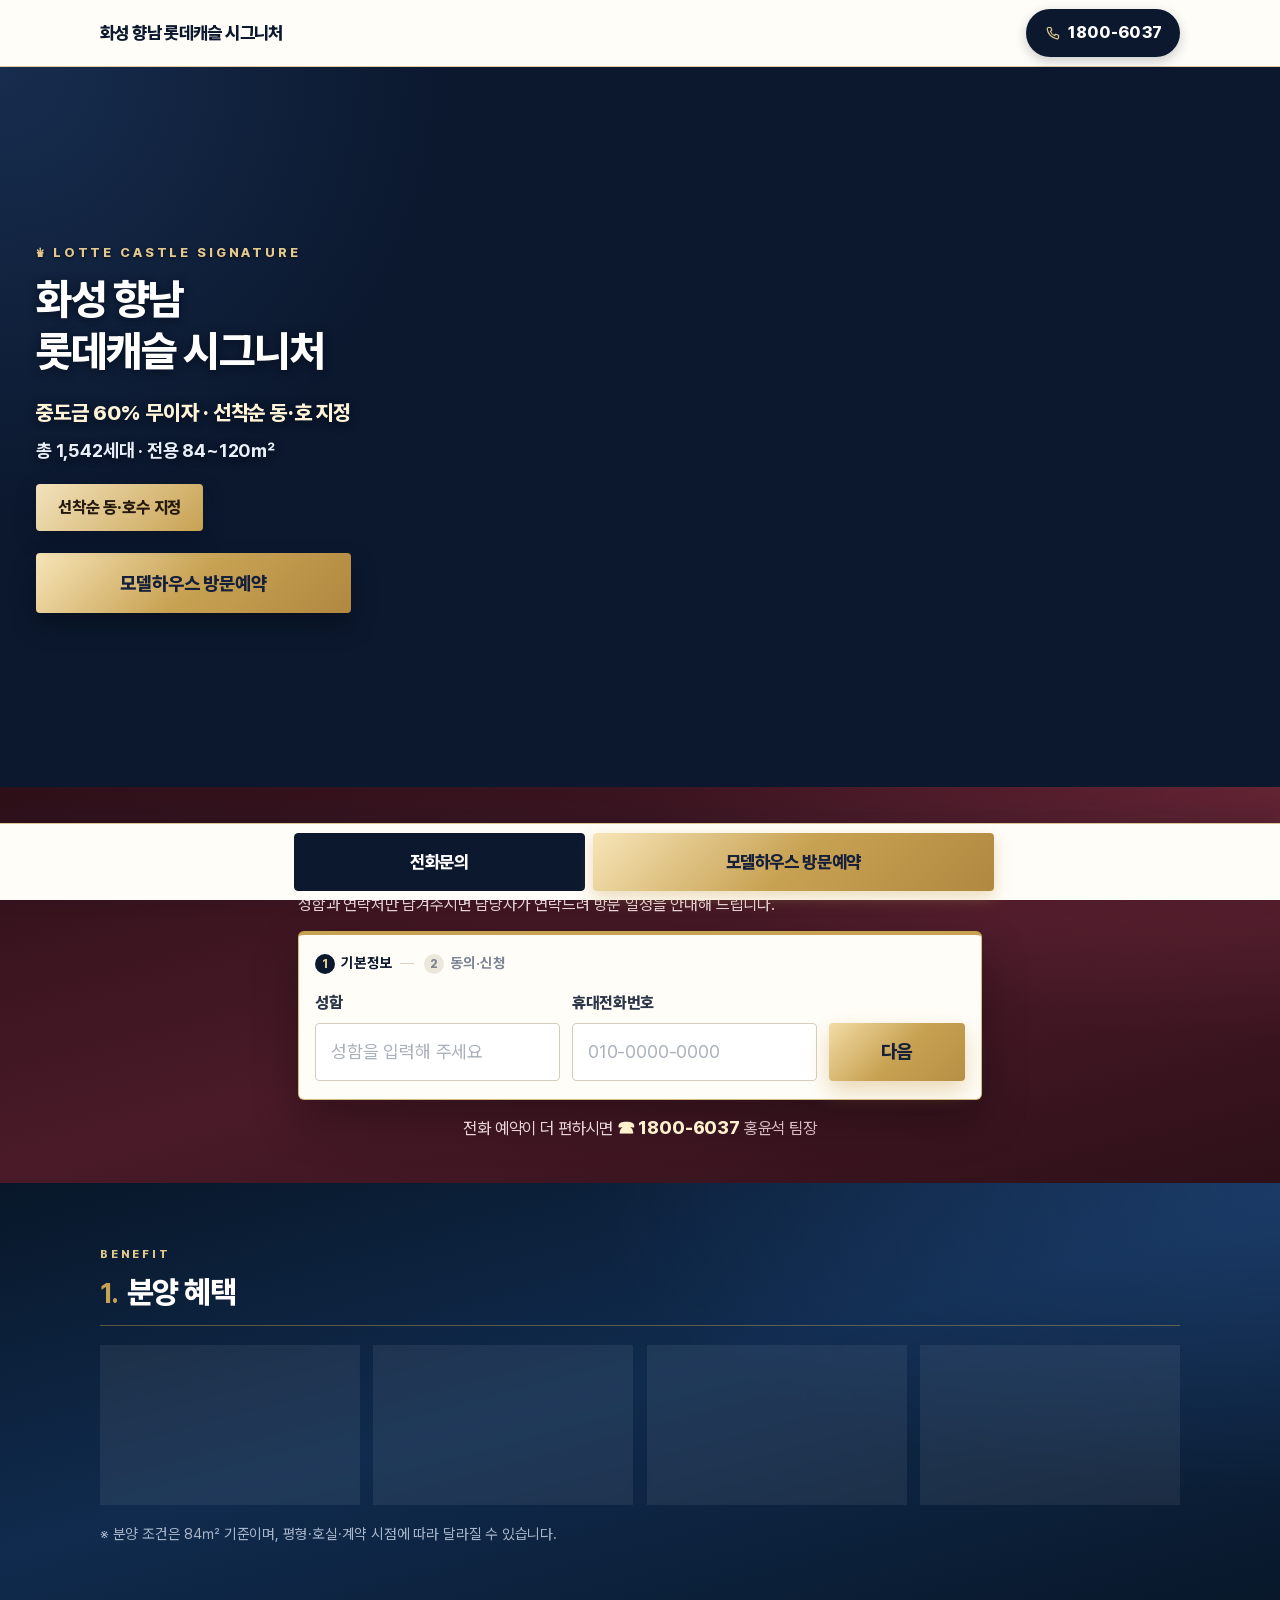
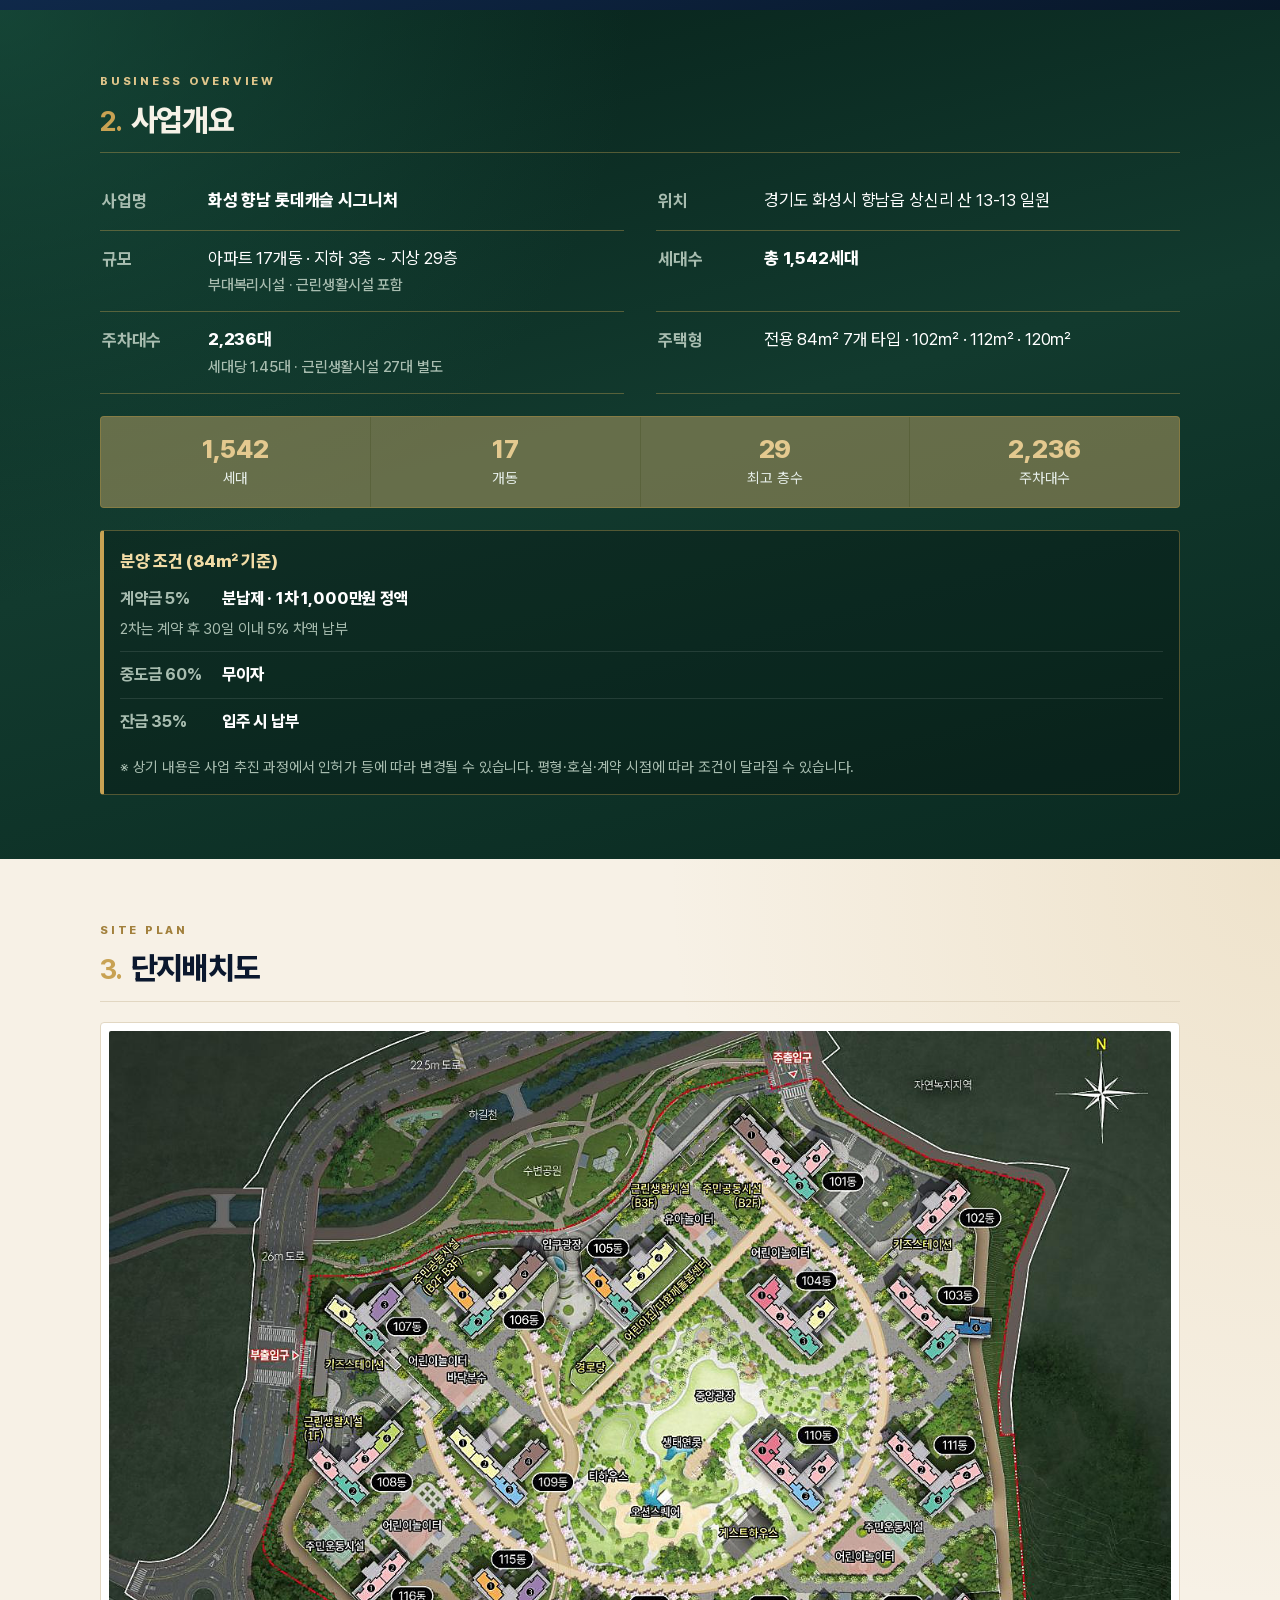
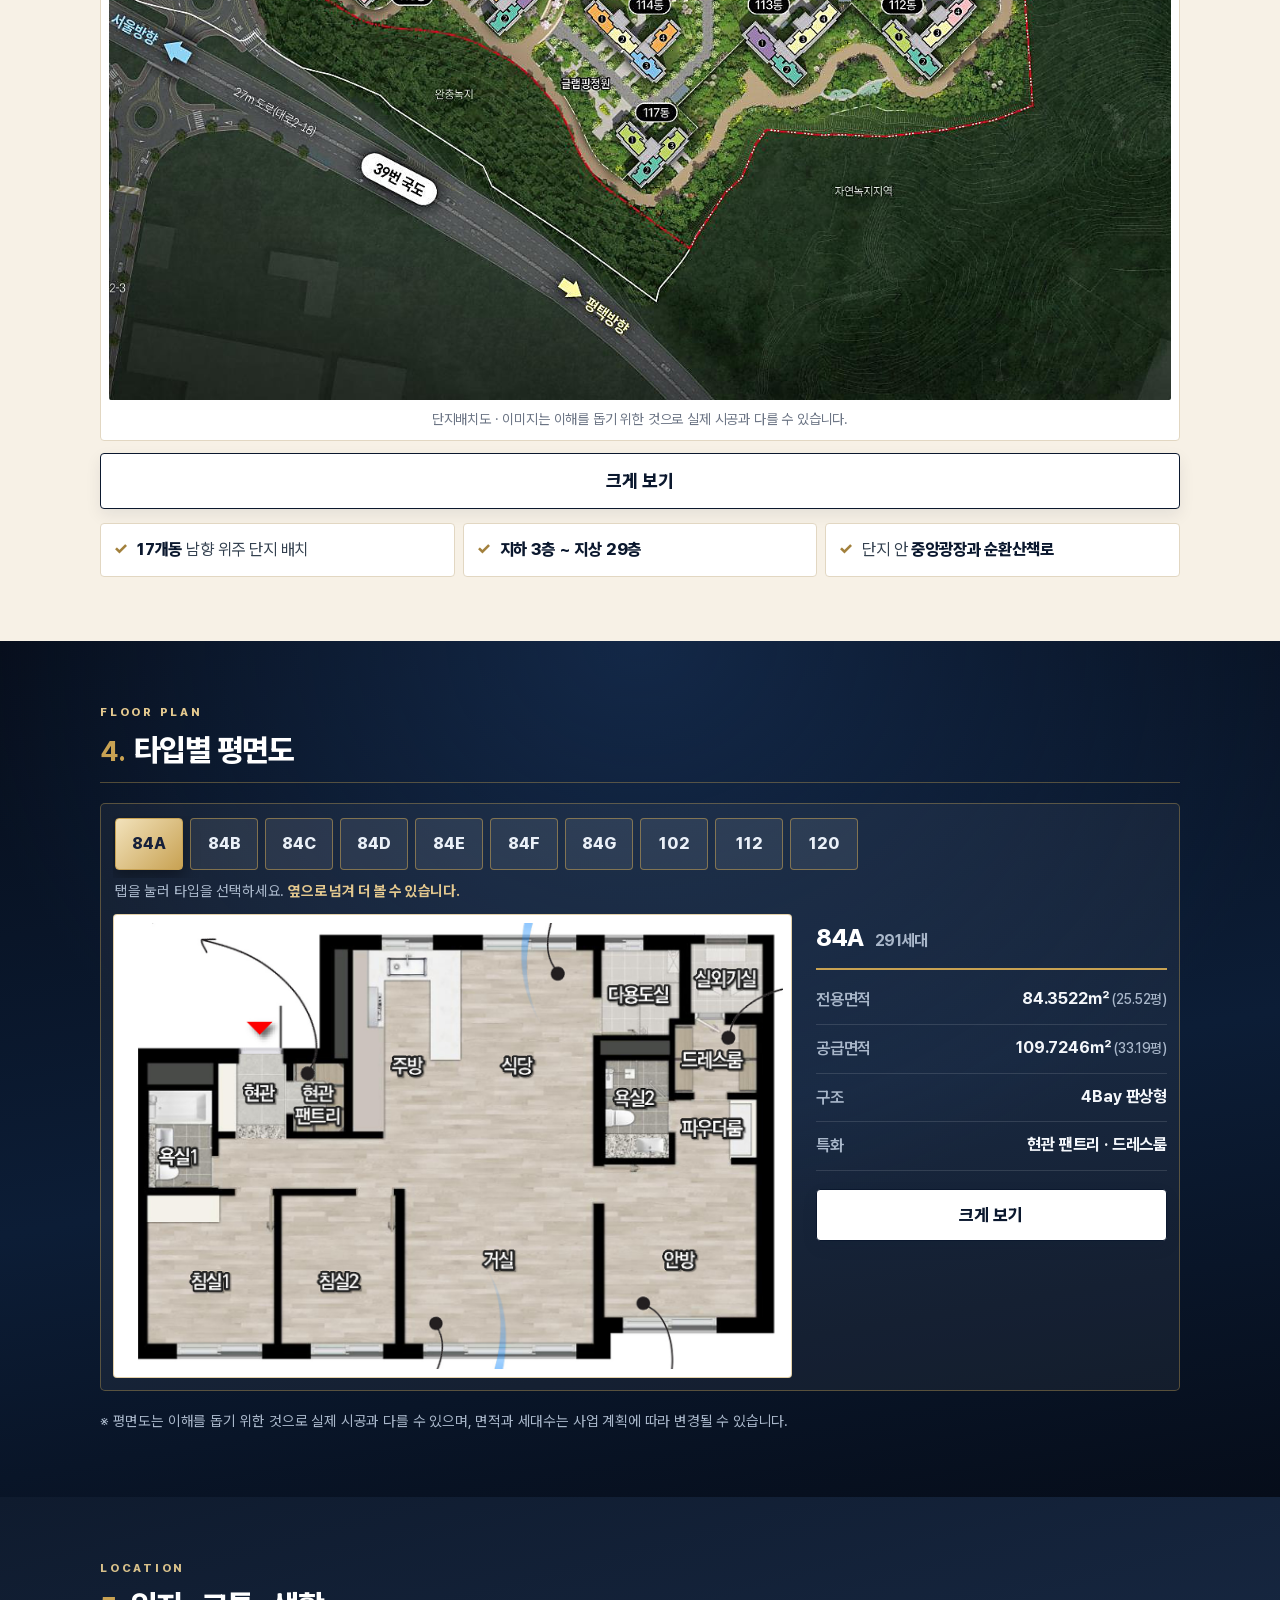
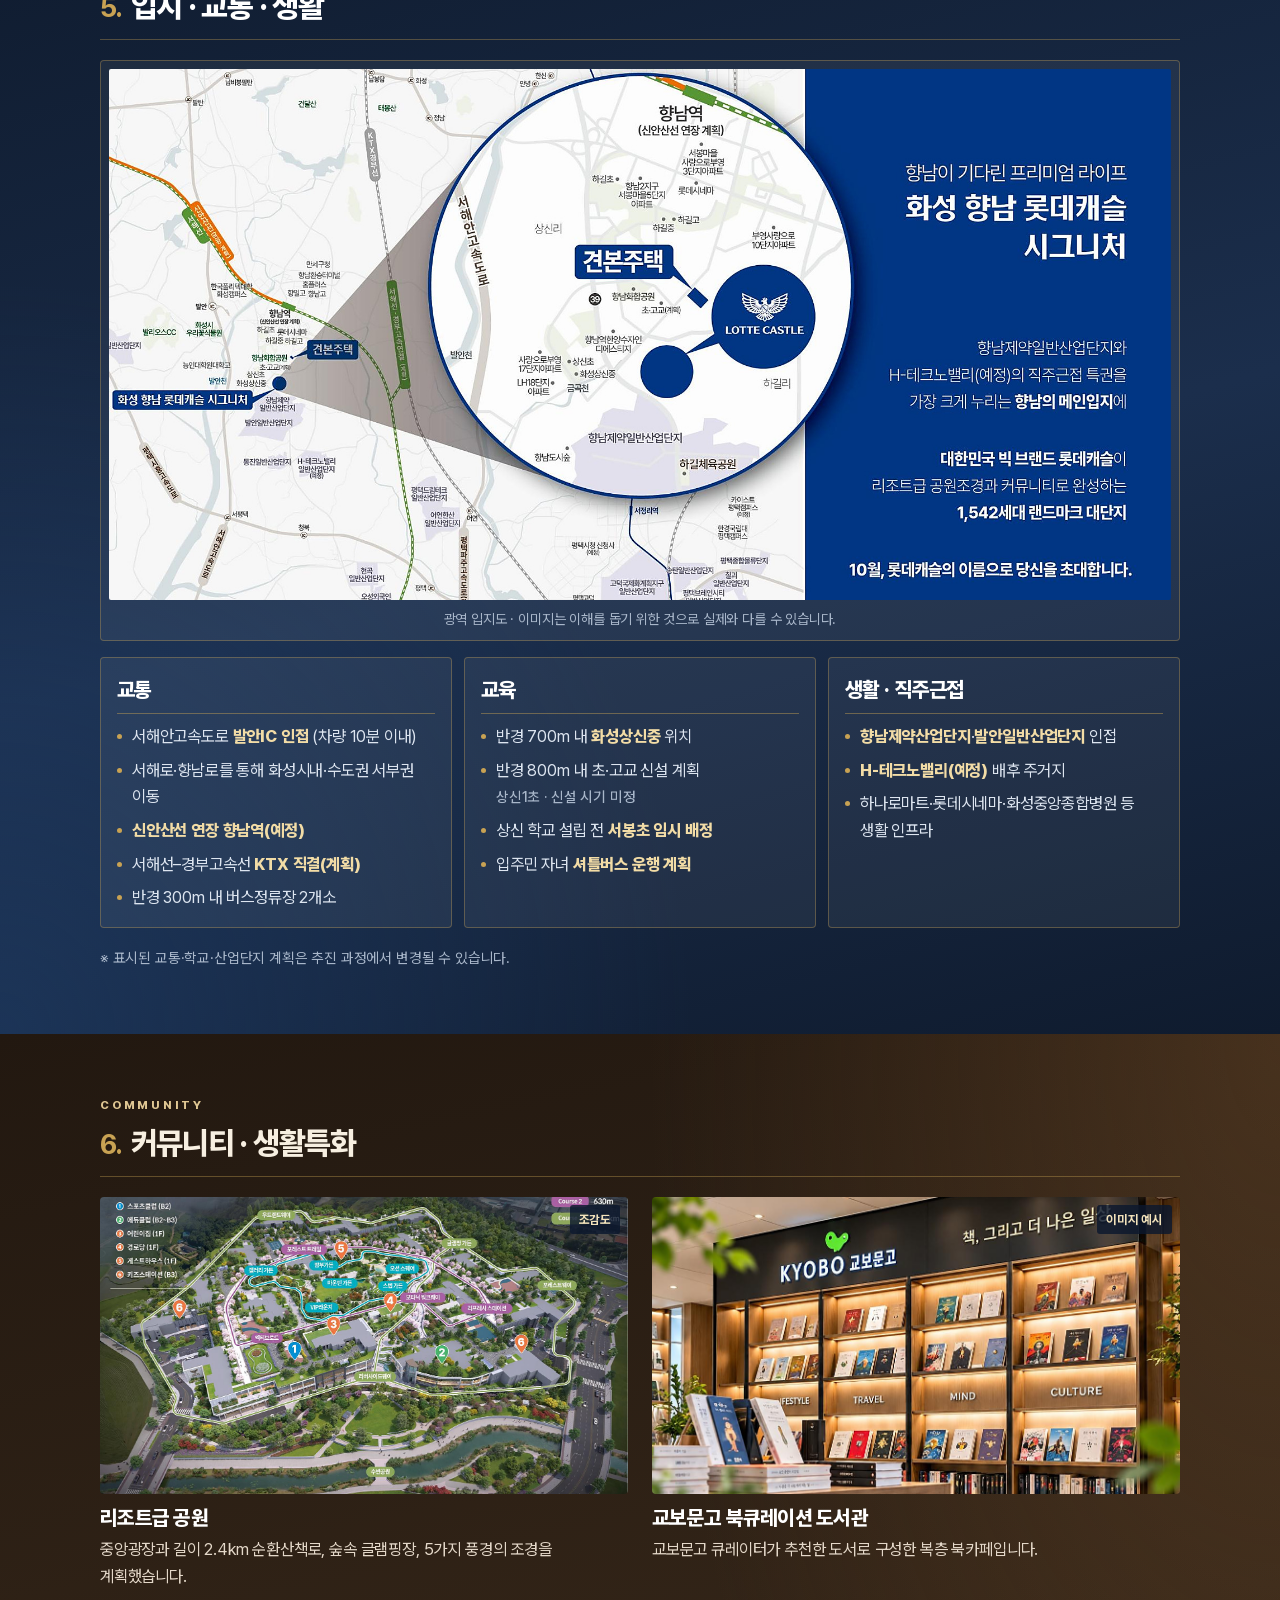
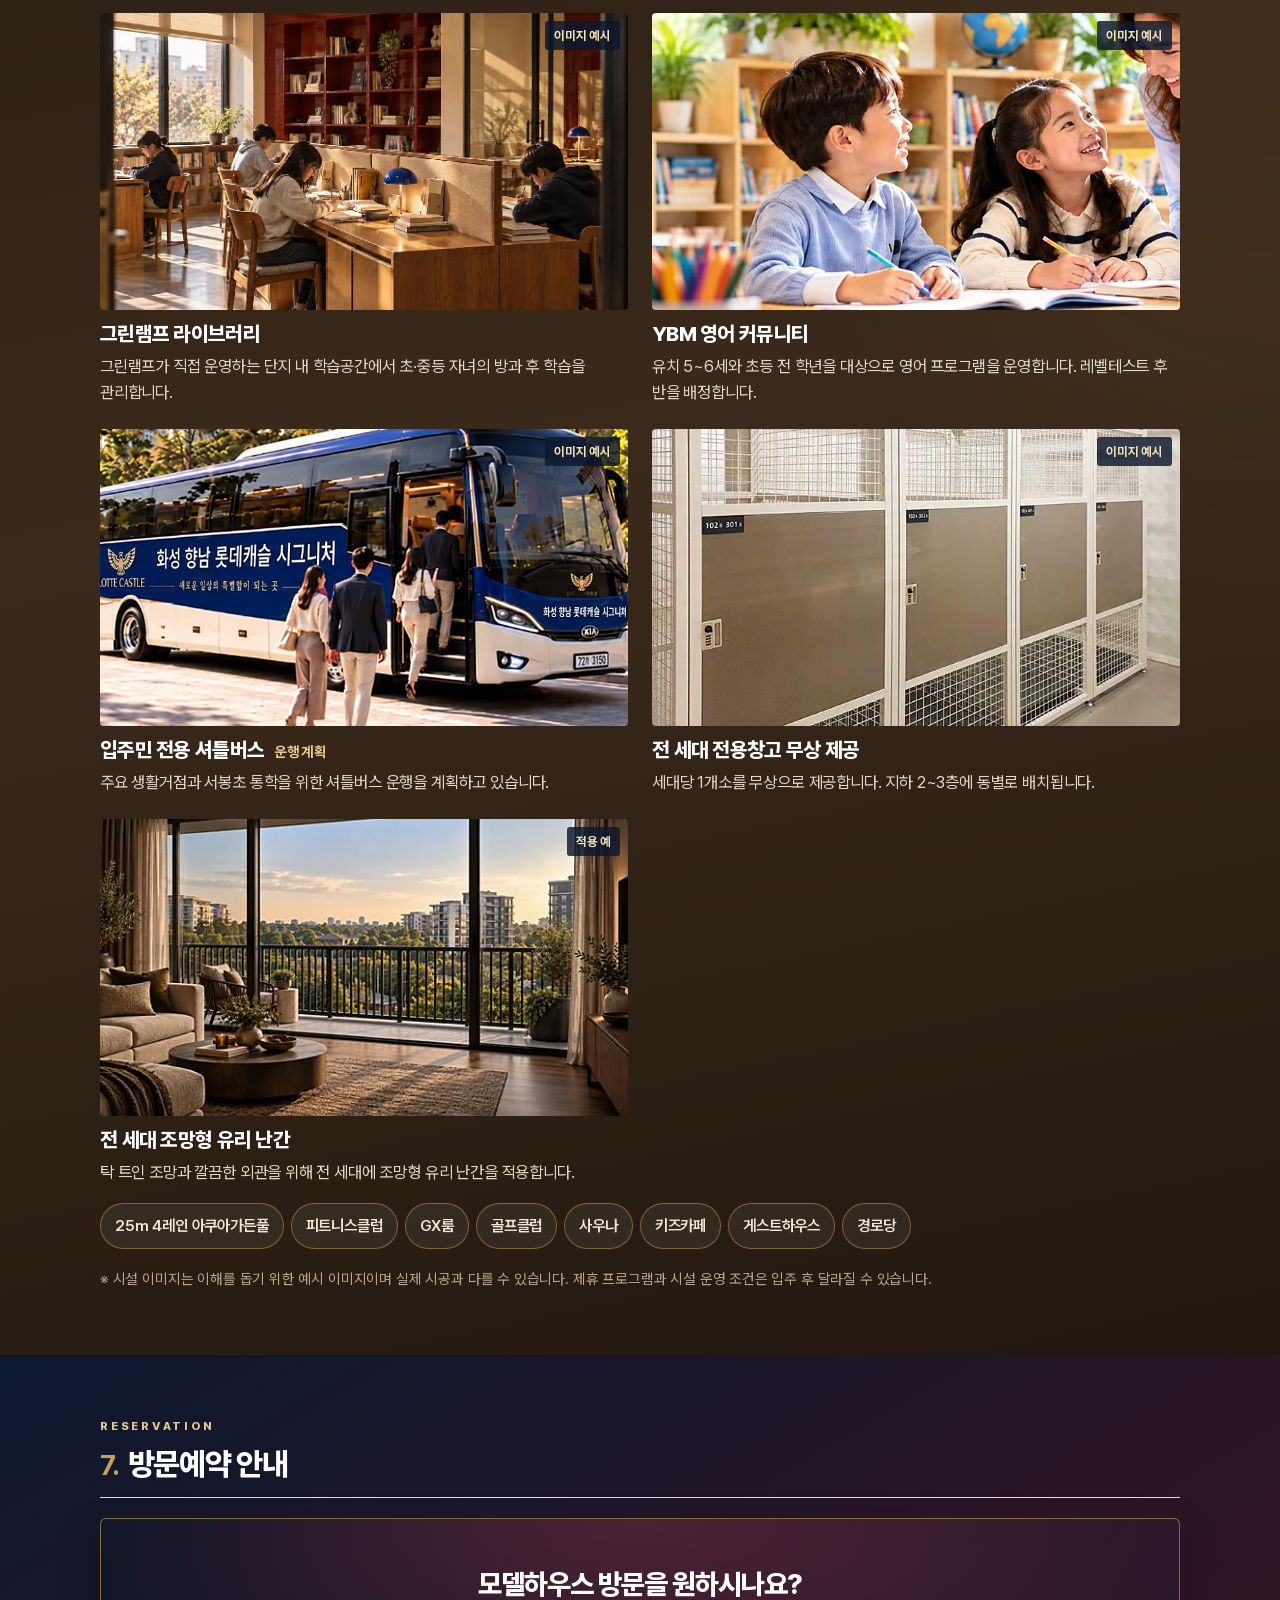
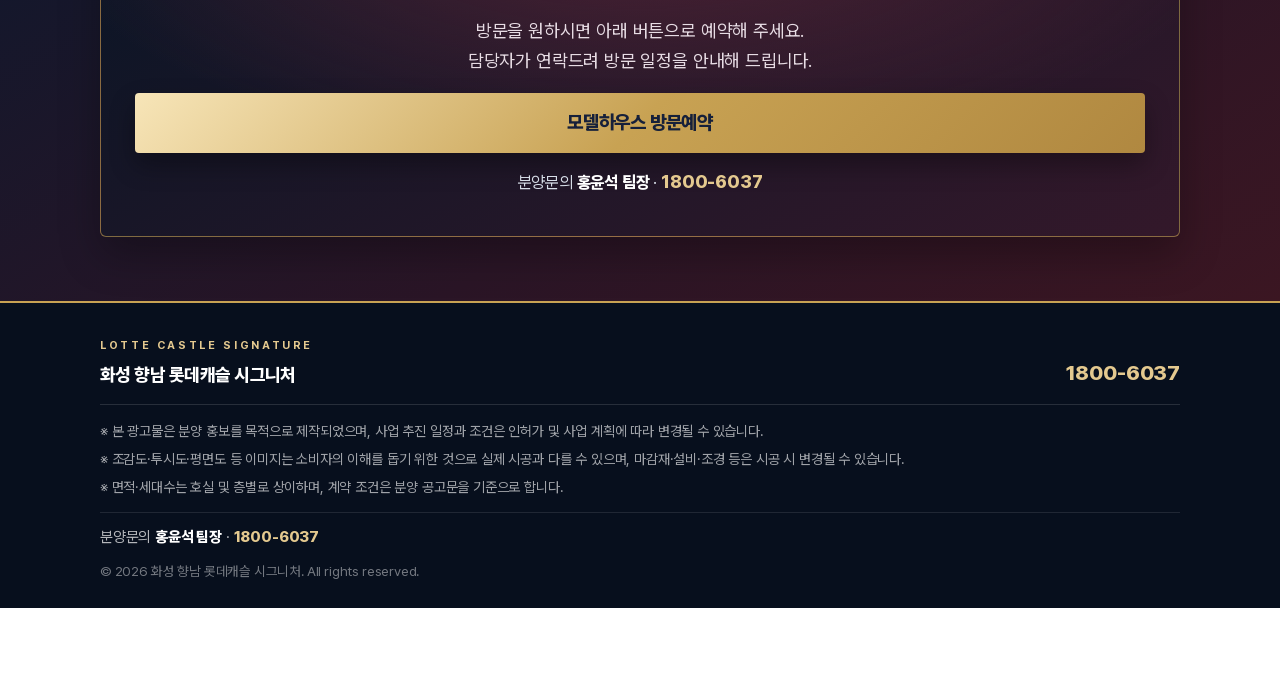
<file: v2/index.html>
<!DOCTYPE html>
<html lang="ko">
<head>
<meta charset="utf-8">
<meta name="viewport" content="width=device-width, initial-scale=1, viewport-fit=cover">
<title>화성 향남 롯데캐슬 시그니처 | 모델하우스 방문예약</title>
<meta name="description" content="화성 향남 롯데캐슬 시그니처. 지하 3층~지상 29층 17개동 총 1,542세대. 중도금 60% 무이자 · 선착순 동·호 지정 · 청약통장 상관없음 · 방문 시 상품권 증정. 모델하우스 방문예약 1800-6037.">
<meta name="keywords" content="화성 향남 롯데캐슬 시그니처, 향남 아파트 분양, 롯데캐슬, 상신리, 모델하우스 방문예약">
<meta name="theme-color" content="#0B182E">
<meta property="og:type" content="website">
<meta property="og:title" content="화성 향남 롯데캐슬 시그니처 | 모델하우스 방문예약">
<meta property="og:description" content="중도금 60% 무이자 · 선착순 동·호 지정 · 청약통장 상관없음 · 방문 시 상품권 증정. 방문예약 1800-6037">
<meta property="og:image" content="../assets/hero-aerial.jpg">
<link rel="icon" href="../assets/favicon.svg" type="image/svg+xml">
<link rel="preload" as="font" type="font/woff2" href="../assets/fonts/PretendardVariable.woff2" crossorigin>
<link rel="preload" as="image" href="../assets/hero-aerial-900.jpg" media="(max-width: 900px)" fetchpriority="high">
<link rel="preload" as="image" href="../assets/hero-aerial.jpg" media="(min-width: 901px)" fetchpriority="high">
<link rel="stylesheet" href="styles.css">
</head>
<body>

<a class="skip" href="#main">본문 바로가기</a>

<!-- ================= HEADER ================= -->
<header class="hdr" id="hdr">
  <div class="hdr-in">
    <a class="hdr-title" href="#top">화성 향남 롯데캐슬 시그니처</a>
    <a class="hdr-tel" href="tel:1800-6037">
      <svg viewBox="0 0 24 24" fill="none" aria-hidden="true"><path d="M6.5 3.5h3l1.5 4-2 1.5a12 12 0 0 0 6 6L16.5 13l4 1.5v3a2 2 0 0 1-2.2 2A16.5 16.5 0 0 1 4.5 5.7 2 2 0 0 1 6.5 3.5Z" stroke="currentColor" stroke-width="1.7" stroke-linejoin="round"/></svg>
      <span>1800-6037</span>
    </a>
  </div>
</header>

<main id="main">

<!-- ================= HERO ================= -->
<section class="hero" id="top">
  <div class="hero-media">
    <img src="../assets/hero-aerial.jpg"
         srcset="../assets/hero-aerial-900.jpg 900w, ../assets/hero-aerial.jpg 1800w"
         sizes="(max-width: 900px) 100vw, 52vw"
         alt="화성 향남 롯데캐슬 시그니처 단지 조감도"
         width="1800" height="1500" fetchpriority="high" decoding="async">
  </div>

  <div class="hero-body">
    <div class="hero-in">
      <p class="hero-eyebrow"><span aria-hidden="true">♛</span> LOTTE CASTLE SIGNATURE</p>
      <h1 class="hero-title"><span>화성 향남</span><span>롯데캐슬 시그니처</span></h1>
      <p class="hero-lead">중도금 60% 무이자 · 선착순 동·호 지정</p>
      <p class="hero-spec">총 1,542세대 · 전용 84~120㎡</p>
      <p class="hero-badge">선착순 동·호수 지정</p>
      <a class="hero-cta" href="#reserve" data-scroll="reserve">모델하우스 방문예약</a>
    </div>
  </div>
</section>

<!-- ================= 방문예약 폼 ================= -->
<section class="resv" id="reserve">
  <div class="resv-in">
    <header class="resv-head">
      <p class="eyebrow">VISIT RESERVATION</p>
      <h2>모델하우스 방문예약</h2>
      <p class="resv-sub">성함과 연락처만 남겨주시면 담당자가 연락드려 방문 일정을 안내해 드립니다.</p>
    </header>

    <form class="resv-form" id="resvForm" novalidate autocomplete="on">
      <div class="steps" aria-hidden="true">
        <span class="st is-on"><i>1</i>기본정보</span>
        <span class="st" id="st2"><i>2</i>동의·신청</span>
      </div>

      <div class="step1">
        <div class="fld">
          <label for="rName">성함</label>
          <input type="text" id="rName" name="성함" placeholder="성함을 입력해 주세요" required maxlength="20" autocomplete="name">
          <p class="err" id="eName" hidden>성함을 2자 이상 입력해 주세요.</p>
        </div>
        <div class="fld">
          <label for="rPhone">휴대전화번호</label>
          <input type="tel" id="rPhone" name="연락처" placeholder="010-0000-0000" required maxlength="13" autocomplete="tel" inputmode="numeric">
          <p class="err" id="ePhone" hidden>휴대전화번호를 정확히 입력해 주세요.</p>
        </div>
        <button type="button" class="btn-next" id="nextBtn" aria-expanded="false" aria-controls="step2">다음</button>
      </div>

      <div class="step2" id="step2" hidden>
        <div class="privacy">
          <h3>개인정보 수집·이용 안내</h3>
          <dl>
            <div><dt>수집 항목</dt><dd>성함, 휴대전화번호</dd></div>
            <div><dt>수집 목적</dt><dd>모델하우스 방문예약 접수 및 분양 상담</dd></div>
            <div><dt>보유 기간</dt><dd>상담 완료 후 6개월 (이후 즉시 파기)</dd></div>
          </dl>
          <p class="privacy-note">동의를 거부하실 수 있으나, 이 경우 방문예약 접수가 제한됩니다.</p>
        </div>

        <div class="agree">
          <label class="cbox" for="rAgree">
            <input type="checkbox" id="rAgree" name="개인정보동의" required>
            <span class="cb" aria-hidden="true"></span>
            <span class="cb-txt">개인정보 수집·이용에 동의합니다. <em>(필수)</em></span>
          </label>
          <p class="err" id="eAgree" hidden>개인정보 수집·이용에 동의해 주세요.</p>
        </div>

        <input type="text" name="_honey" id="honey" class="honey" tabindex="-1" autocomplete="off" aria-hidden="true">

        <button type="submit" class="btn-submit" id="submitBtn">
          <span class="btn-label">방문예약 신청</span>
          <span class="spin" aria-hidden="true"></span>
        </button>
        <p class="form-note">입력하신 정보는 방문예약과 분양 상담 목적으로만 사용됩니다.</p>
      </div>

      <div class="fail" id="failBox" hidden role="alert">
        <p class="fail-t">접수하지 못했습니다. 입력하신 내용은 그대로 남아 있습니다.</p>
        <div class="fail-btns">
          <button type="button" class="btn-retry" id="retryBtn">다시 시도</button>
          <a class="btn-call" href="tel:1800-6037">전화문의 1800-6037</a>
        </div>
      </div>
    </form>

    <div class="done" id="donePanel" hidden role="status" aria-live="polite">
      <span class="done-check" aria-hidden="true">
        <svg viewBox="0 0 24 24" fill="none"><path d="m5 12.5 4.5 4.5L19 7.5" stroke="currentColor" stroke-width="2.2" stroke-linecap="round" stroke-linejoin="round"/></svg>
      </span>
      <p class="done-t">방문예약 신청이 접수되었습니다.</p>
      <p class="done-s">담당자가 연락드려 방문 일정을 안내해 드립니다.</p>
      <a class="done-tel" href="tel:1800-6037">전화문의 1800-6037</a>
    </div>

    <p class="resv-direct">전화 예약이 더 편하시면 <a href="tel:1800-6037">☎ 1800-6037</a> <span>홍윤석 팀장</span></p>
  </div>
</section>

<!-- ================= 1. 분양 혜택 ================= -->
<section class="sec s-benefit" id="benefit">
  <div class="wrap">
    <header class="sec-head">
      <p class="sec-en">BENEFIT</p>
      <h2><span class="n">1.</span>분양 혜택</h2>
    </header>

    <ul class="benefit">
      <li>
        <span class="b-num">01</span>
        <h3>중도금 60% 무이자</h3>
        <p>중도금 60%를 <b>무이자</b>로 납부합니다.</p>
      </li>
      <li>
        <span class="b-num">02</span>
        <h3>선착순 동·호 지정</h3>
        <p>원하는 <b>동과 호수</b>를 선착순으로 지정합니다.</p>
      </li>
      <li>
        <span class="b-num">03</span>
        <h3>청약통장 상관없음</h3>
        <p><b>청약통장 없이</b>도 계약하실 수 있습니다.</p>
      </li>
      <li>
        <span class="b-num">04</span>
        <h3>방문 시 상품권 증정</h3>
        <p>모델하우스 방문 시 <b>상품권</b>을 드립니다.</p>
      </li>
    </ul>

    <p class="note">※ 분양 조건은 84㎡ 기준이며, 평형·호실·계약 시점에 따라 달라질 수 있습니다.</p>
  </div>
</section>

<!-- ================= 2. 사업개요 ================= -->
<section class="sec s-overview" id="overview">
  <div class="wrap">
    <header class="sec-head">
      <p class="sec-en">BUSINESS OVERVIEW</p>
      <h2><span class="n">2.</span>사업개요</h2>
    </header>

    <dl class="spec">
      <div><dt>사업명</dt><dd><strong>화성 향남 롯데캐슬 시그니처</strong></dd></div>
      <div><dt>위치</dt><dd>경기도 화성시 향남읍 상신리 <span class="nb">산 13-13</span> 일원</dd></div>
      <div><dt>규모</dt><dd>아파트 17개동 · 지하 3층 ~ 지상 29층<br><span class="sub">부대복리시설 · 근린생활시설 포함</span></dd></div>
      <div><dt>세대수</dt><dd><strong>총 1,542세대</strong></dd></div>
      <div><dt>주차대수</dt><dd><strong>2,236대</strong><br><span class="sub">세대당 1.45대 · 근린생활시설 27대 별도</span></dd></div>
      <div><dt>주택형</dt><dd>전용 <span class="nb">84㎡</span> 7개 타입 · <span class="nb">102㎡</span> · <span class="nb">112㎡</span> · <span class="nb">120㎡</span></dd></div>
    </dl>

    <div class="stats">
      <div><span class="st-num">1,542</span><span class="st-k">세대</span></div>
      <div><span class="st-num">17</span><span class="st-k">개동</span></div>
      <div><span class="st-num">29</span><span class="st-k">최고 층수</span></div>
      <div><span class="st-num">2,236</span><span class="st-k">주차대수</span></div>
    </div>

    <div class="cond">
      <p class="cond-h">분양 조건 (84㎡ 기준)</p>
      <ul>
        <li>
          <span>계약금 5%</span>
          <b>분납제 · 1차 1,000만원 정액</b>
          <small>2차는 계약 후 30일 이내 5% 차액 납부</small>
        </li>
        <li><span>중도금 60%</span><b>무이자</b></li>
        <li><span>잔금 35%</span><b>입주 시 납부</b></li>
      </ul>
      <p class="cond-note">※ 상기 내용은 사업 추진 과정에서 인허가 등에 따라 변경될 수 있습니다. 평형·호실·계약 시점에 따라 조건이 달라질 수 있습니다.</p>
    </div>
  </div>
</section>

<!-- ================= 3. 단지배치도 ================= -->
<section class="sec s-siteplan" id="siteplan">
  <div class="wrap">
    <header class="sec-head">
      <p class="sec-en">SITE PLAN</p>
      <h2><span class="n">3.</span>단지배치도</h2>
    </header>

    <figure class="figure plan">
      <img src="../assets/site-plan.jpg" alt="화성 향남 롯데캐슬 시그니처 단지배치도" width="1341" height="1224" loading="lazy" decoding="async">
      <figcaption>단지배치도 · 이미지는 이해를 돕기 위한 것으로 실제 시공과 다를 수 있습니다.</figcaption>
    </figure>

    <div class="plan-actions">
      <button type="button" class="btn-zoom" id="siteZoomBtn" data-zoom="../assets/site-plan.jpg" data-title="단지배치도">크게 보기</button>
    </div>

    <ul class="facts">
      <li><b>17개동</b> 남향 위주 단지 배치</li>
      <li><b>지하 3층 ~ 지상 29층</b></li>
      <li>단지 안 <b>중앙광장과 순환산책로</b></li>
    </ul>
  </div>
</section>

<!-- ================= 4. 타입별 평면도 ================= -->
<section class="sec s-plan" id="floorplan">
  <div class="wrap">
    <header class="sec-head">
      <p class="sec-en">FLOOR PLAN</p>
      <h2><span class="n">4.</span>타입별 평면도</h2>
    </header>

    <div class="tabs-wrap">
      <div class="tabs" role="tablist" aria-label="타입 선택" id="typeTabs">
        <button role="tab" class="tab is-active" data-type="84a" aria-selected="true" aria-controls="panel-84a" id="tab-84a">84A</button>
        <button role="tab" class="tab" data-type="84b" aria-selected="false" aria-controls="panel-84b" id="tab-84b" tabindex="-1">84B</button>
        <button role="tab" class="tab" data-type="84c" aria-selected="false" aria-controls="panel-84c" id="tab-84c" tabindex="-1">84C</button>
        <button role="tab" class="tab" data-type="84d" aria-selected="false" aria-controls="panel-84d" id="tab-84d" tabindex="-1">84D</button>
        <button role="tab" class="tab" data-type="84e" aria-selected="false" aria-controls="panel-84e" id="tab-84e" tabindex="-1">84E</button>
        <button role="tab" class="tab" data-type="84f" aria-selected="false" aria-controls="panel-84f" id="tab-84f" tabindex="-1">84F</button>
        <button role="tab" class="tab" data-type="84g" aria-selected="false" aria-controls="panel-84g" id="tab-84g" tabindex="-1">84G</button>
        <button role="tab" class="tab" data-type="102" aria-selected="false" aria-controls="panel-102" id="tab-102" tabindex="-1">102</button>
        <button role="tab" class="tab" data-type="112" aria-selected="false" aria-controls="panel-112" id="tab-112" tabindex="-1">112</button>
        <button role="tab" class="tab" data-type="120" aria-selected="false" aria-controls="panel-120" id="tab-120" tabindex="-1">120</button>
      </div>
      <p class="tabs-hint" id="tabsHint">탭을 눌러 타입을 선택하세요. <span>옆으로 넘겨 더 볼 수 있습니다.</span></p>

      <div class="panels" id="typePanels">
        <div class="panel is-active" role="tabpanel" id="panel-84a" aria-labelledby="tab-84a">
          <div class="panel-img">
            <img class="plan-img" src="../assets/plan-84a.jpg" data-src="../assets/plan-84a.jpg" alt="84A 타입 평면도" width="1400" height="945" loading="eager">
          </div>
          <div class="panel-info">
            <p class="pi-type">84A <span>291세대</span></p>
            <dl>
              <div><dt>전용면적</dt><dd>84.3522㎡ <small>(25.52평)</small></dd></div>
              <div><dt>공급면적</dt><dd>109.7246㎡ <small>(33.19평)</small></dd></div>
              <div><dt>구조</dt><dd>4Bay 판상형</dd></div>
              <div><dt>특화</dt><dd>현관 팬트리 · 드레스룸</dd></div>
            </dl>
            <button type="button" class="btn-zoom sm" data-zoom="../assets/plan-84a.jpg" data-title="84A 평면도">크게 보기</button>
          </div>
        </div>

        <div class="panel" role="tabpanel" id="panel-84b" aria-labelledby="tab-84b" hidden>
          <div class="panel-img">
            <img class="plan-img" data-src="../assets/plan-84b.jpg" alt="84B 타입 평면도" width="1400" height="874">
          </div>
          <div class="panel-info">
            <p class="pi-type">84B <span>136세대</span></p>
            <dl>
              <div><dt>전용면적</dt><dd>84.4355㎡ <small>(25.54평)</small></dd></div>
              <div><dt>공급면적</dt><dd>110.1662㎡ <small>(33.33평)</small></dd></div>
              <div><dt>구조</dt><dd>4.5Bay 판상형</dd></div>
              <div><dt>특화</dt><dd>현관 팬트리 · 드레스룸 · 알파룸(선택형 4가지)</dd></div>
            </dl>
          </div>
        </div>

        <div class="panel" role="tabpanel" id="panel-84c" aria-labelledby="tab-84c" hidden>
          <div class="panel-img">
            <img class="plan-img" data-src="../assets/plan-84c.jpg" alt="84C 타입 평면도" width="1400" height="946">
          </div>
          <div class="panel-info">
            <p class="pi-type">84C <span>412세대</span></p>
            <dl>
              <div><dt>전용면적</dt><dd>84.1443㎡ <small>(25.45평)</small></dd></div>
              <div><dt>공급면적</dt><dd>109.6685㎡ <small>(33.17평)</small></dd></div>
              <div><dt>구조</dt><dd>4Bay 판상형</dd></div>
              <div><dt>특화</dt><dd>현관·주방 팬트리 · 드레스룸</dd></div>
            </dl>
          </div>
        </div>

        <div class="panel" role="tabpanel" id="panel-84d" aria-labelledby="tab-84d" hidden>
          <div class="panel-img">
            <img class="plan-img" data-src="../assets/plan-84d.jpg" alt="84D 타입 평면도" width="1400" height="869">
          </div>
          <div class="panel-info">
            <p class="pi-type">84D <span>89세대</span></p>
            <dl>
              <div><dt>전용면적</dt><dd>84.4447㎡ <small>(25.54평)</small></dd></div>
              <div><dt>공급면적</dt><dd>110.4100㎡ <small>(33.40평)</small></dd></div>
              <div><dt>구조</dt><dd>4.5Bay 판상형</dd></div>
              <div><dt>특화</dt><dd>현관·주방 팬트리 · 드레스룸 · 알파룸(선택형 4가지)</dd></div>
            </dl>
          </div>
        </div>

        <div class="panel" role="tabpanel" id="panel-84e" aria-labelledby="tab-84e" hidden>
          <div class="panel-img">
            <img class="plan-img" data-src="../assets/plan-84e.jpg" alt="84E 타입 평면도" width="1400" height="849">
          </div>
          <div class="panel-info">
            <p class="pi-type">84E <span>301세대</span></p>
            <dl>
              <div><dt>전용면적</dt><dd>84.5473㎡ <small>(25.58평)</small></dd></div>
              <div><dt>공급면적</dt><dd>111.0317㎡ <small>(33.59평)</small></dd></div>
              <div><dt>구조</dt><dd>4.5Bay 판상형</dd></div>
              <div><dt>특화</dt><dd>현관·주방 팬트리 · 드레스룸 · 알파룸(선택형 3가지)</dd></div>
            </dl>
          </div>
        </div>

        <div class="panel" role="tabpanel" id="panel-84f" aria-labelledby="tab-84f" hidden>
          <div class="panel-img">
            <img class="plan-img" data-src="../assets/plan-84f.jpg" alt="84F 타입 평면도" width="1400" height="790">
          </div>
          <div class="panel-info">
            <p class="pi-type">84F <span>83세대</span></p>
            <dl>
              <div><dt>전용면적</dt><dd>84.8194㎡ <small>(25.66평)</small></dd></div>
              <div><dt>공급면적</dt><dd>111.7563㎡ <small>(33.81평)</small></dd></div>
              <div><dt>구조</dt><dd>5Bay 판상형</dd></div>
              <div><dt>특화</dt><dd>현관·복도 팬트리 · 드레스룸 · 알파룸(선택형 3가지)</dd></div>
            </dl>
          </div>
        </div>

        <div class="panel" role="tabpanel" id="panel-84g" aria-labelledby="tab-84g" hidden>
          <div class="panel-img">
            <img class="plan-img" data-src="../assets/plan-84g.jpg" alt="84G 타입 평면도" width="1400" height="847">
          </div>
          <div class="panel-info">
            <p class="pi-type">84G <span>19세대</span></p>
            <dl>
              <div><dt>전용면적</dt><dd>84.3216㎡ <small>(25.51평)</small></dd></div>
              <div><dt>공급면적</dt><dd>111.2509㎡ <small>(33.65평)</small></dd></div>
              <div><dt>구조</dt><dd>4Bay 판상형</dd></div>
              <div><dt>특화</dt><dd>현관 팬트리 · 드레스룸</dd></div>
            </dl>
          </div>
        </div>

        <div class="panel" role="tabpanel" id="panel-102" aria-labelledby="tab-102" hidden>
          <div class="panel-img">
            <img class="plan-img" data-src="../assets/plan-102.jpg" alt="102 타입 평면도" width="1400" height="988">
          </div>
          <div class="panel-info">
            <p class="pi-type">102 <span>56세대</span></p>
            <dl>
              <div><dt>전용면적</dt><dd>102.6403㎡ <small>(31.05평)</small></dd></div>
              <div><dt>공급면적</dt><dd>134.7897㎡ <small>(40.77평)</small></dd></div>
              <div><dt>구조</dt><dd>3Bay 탑상형</dd></div>
              <div><dt>특화</dt><dd>현관 팬트리 · 드레스룸</dd></div>
            </dl>
          </div>
        </div>

        <div class="panel" role="tabpanel" id="panel-112" aria-labelledby="tab-112" hidden>
          <div class="panel-img">
            <img class="plan-img" data-src="../assets/plan-112.jpg" alt="112 타입 평면도" width="1400" height="863">
          </div>
          <div class="panel-info">
            <p class="pi-type">112 <span>78세대</span></p>
            <dl>
              <div><dt>전용면적</dt><dd>112.1044㎡ <small>(33.91평)</small></dd></div>
              <div><dt>공급면적</dt><dd>144.8816㎡ <small>(43.83평)</small></dd></div>
              <div><dt>구조</dt><dd>5Bay 판상형</dd></div>
              <div><dt>특화</dt><dd>현관·주방 팬트리 · 드레스룸</dd></div>
            </dl>
          </div>
        </div>

        <div class="panel" role="tabpanel" id="panel-120" aria-labelledby="tab-120" hidden>
          <div class="panel-img">
            <img class="plan-img" data-src="../assets/plan-120.jpg" alt="120 타입 평면도" width="1400" height="775">
          </div>
          <div class="panel-info">
            <p class="pi-type">120 <span>77세대</span></p>
            <dl>
              <div><dt>전용면적</dt><dd>120.3418㎡ <small>(36.40평)</small></dd></div>
              <div><dt>공급면적</dt><dd>156.6758㎡ <small>(47.39평)</small></dd></div>
              <div><dt>구조</dt><dd>5Bay 판상형</dd></div>
              <div><dt>특화</dt><dd>현관·복도 팬트리 · 드레스룸</dd></div>
            </dl>
          </div>
        </div>
      </div>
    </div>

    <p class="note">※ 평면도는 이해를 돕기 위한 것으로 실제 시공과 다를 수 있으며, 면적과 세대수는 사업 계획에 따라 변경될 수 있습니다.</p>
  </div>
</section>

<!-- ================= 5. 입지·교통·생활 ================= -->
<section class="sec s-location" id="location">
  <div class="wrap">
    <header class="sec-head">
      <p class="sec-en">LOCATION</p>
      <h2><span class="n">5.</span>입지 · 교통 · 생활</h2>
    </header>

    <figure class="figure wide">
      <img src="../assets/location-wide.jpg" alt="화성 향남 롯데캐슬 시그니처 광역 입지도" width="1900" height="950" loading="lazy" decoding="async">
      <figcaption>광역 입지도 · 이미지는 이해를 돕기 위한 것으로 실제와 다를 수 있습니다.</figcaption>
    </figure>

    <div class="cards">
      <article class="card">
        <h3>교통</h3>
        <ul class="bul">
          <li>서해안고속도로 <b>발안IC 인접</b> (차량 10분 이내)</li>
          <li>서해로·향남로를 통해 화성시내·수도권 서부권 이동</li>
          <li><b>신안산선 연장 향남역(예정)</b></li>
          <li>서해선–경부고속선 <b>KTX 직결(계획)</b></li>
          <li>반경 300m 내 버스정류장 2개소</li>
        </ul>
      </article>

      <article class="card">
        <h3>교육</h3>
        <ul class="bul">
          <li>반경 700m 내 <b>화성상신중</b> 위치</li>
          <li>반경 800m 내 초·고교 신설 계획<br><span class="sub">상신1초 · 신설 시기 미정</span></li>
          <li>상신 학교 설립 전 <b>서봉초 임시 배정</b></li>
          <li>입주민 자녀 <b>셔틀버스 운행 계획</b></li>
        </ul>
      </article>

      <article class="card">
        <h3>생활 · 직주근접</h3>
        <ul class="bul">
          <li><b>향남제약산업단지</b>·<b>발안일반산업단지</b> 인접</li>
          <li><b>H-테크노밸리(예정)</b> 배후 주거지</li>
          <li>하나로마트·롯데시네마·화성중앙종합병원 등 생활 인프라</li>
        </ul>
      </article>
    </div>

    <p class="note">※ 표시된 교통·학교·산업단지 계획은 추진 과정에서 변경될 수 있습니다.</p>
  </div>
</section>

<!-- ================= 6. 커뮤니티·생활특화 ================= -->
<section class="sec s-community" id="community">
  <div class="wrap">
    <header class="sec-head">
      <p class="sec-en">COMMUNITY</p>
      <h2><span class="n">6.</span>커뮤니티 · 생활특화</h2>
    </header>

    <ul class="gal">
      <li>
        <figure>
          <div class="gal-img"><img src="../assets/community-aerial.jpg" alt="단지 중앙광장과 조경" width="1573" height="1045" loading="lazy" decoding="async"><span class="tag">조감도</span></div>
          <figcaption>
            <h3>리조트급 공원</h3>
            <p>중앙광장과 길이 2.4km 순환산책로, 숲속 글램핑장, 5가지 풍경의 조경을 계획했습니다.</p>
          </figcaption>
        </figure>
      </li>
      <li>
        <figure>
          <div class="gal-img"><img src="../assets/community-bookcafe.jpg" alt="교보문고 북큐레이션 도서관" width="1103" height="674" loading="lazy" decoding="async"><span class="tag">이미지 예시</span></div>
          <figcaption>
            <h3>교보문고 북큐레이션 도서관</h3>
            <p>교보문고 큐레이터가 추천한 도서로 구성한 복층 북카페입니다.</p>
          </figcaption>
        </figure>
      </li>
      <li>
        <figure>
          <div class="gal-img"><img src="../assets/community-library.jpg" alt="그린램프 라이브러리" width="1117" height="747" loading="lazy" decoding="async"><span class="tag">이미지 예시</span></div>
          <figcaption>
            <h3>그린램프 라이브러리</h3>
            <p>그린램프가 직접 운영하는 단지 내 학습공간에서 초·중등 자녀의 방과 후 학습을 관리합니다.</p>
          </figcaption>
        </figure>
      </li>
      <li>
        <figure>
          <div class="gal-img"><img src="../assets/community-ybm.jpg" alt="YBM 영어 커뮤니티" width="1600" height="420" loading="lazy" decoding="async"><span class="tag">이미지 예시</span></div>
          <figcaption>
            <h3>YBM 영어 커뮤니티</h3>
            <p>유치 5~6세와 초등 전 학년을 대상으로 영어 프로그램을 운영합니다. 레벨테스트 후 반을 배정합니다.</p>
          </figcaption>
        </figure>
      </li>
      <li>
        <figure>
          <div class="gal-img"><img src="../assets/community-shuttle.jpg" alt="입주민 전용 셔틀버스" width="862" height="434" loading="lazy" decoding="async"><span class="tag">이미지 예시</span></div>
          <figcaption>
            <h3>입주민 전용 셔틀버스 <em>운행 계획</em></h3>
            <p>주요 생활거점과 서봉초 통학을 위한 셔틀버스 운행을 계획하고 있습니다.</p>
          </figcaption>
        </figure>
      </li>
      <li>
        <figure>
          <div class="gal-img"><img src="../assets/design-storage.jpg" alt="세대 전용창고" width="707" height="537" loading="lazy" decoding="async"><span class="tag">이미지 예시</span></div>
          <figcaption>
            <h3>전 세대 전용창고 무상 제공</h3>
            <p>세대당 1개소를 무상으로 제공합니다. 지하 2~3층에 동별로 배치됩니다.</p>
          </figcaption>
        </figure>
      </li>
      <li>
        <figure>
          <div class="gal-img"><img src="../assets/design-railing.jpg" alt="조망형 유리 난간 적용 예" width="547" height="333" loading="lazy" decoding="async"><span class="tag">적용 예</span></div>
          <figcaption>
            <h3>전 세대 조망형 유리 난간</h3>
            <p>탁 트인 조망과 깔끔한 외관을 위해 전 세대에 조망형 유리 난간을 적용합니다.</p>
          </figcaption>
        </figure>
      </li>
    </ul>

    <ul class="chips" aria-label="커뮤니티 시설">
      <li>25m 4레인 아쿠아가든풀</li>
      <li>피트니스클럽</li>
      <li>GX룸</li>
      <li>골프클럽</li>
      <li>사우나</li>
      <li>키즈카페</li>
      <li>게스트하우스</li>
      <li>경로당</li>
    </ul>

    <p class="note">※ 시설 이미지는 이해를 돕기 위한 예시 이미지이며 실제 시공과 다를 수 있습니다. 제휴 프로그램과 시설 운영 조건은 입주 후 달라질 수 있습니다.</p>
  </div>
</section>

<!-- ================= 7. 마지막 방문예약 안내 ================= -->
<section class="sec s-last" id="last">
  <div class="wrap">
    <header class="sec-head">
      <p class="sec-en">RESERVATION</p>
      <h2><span class="n">7.</span>방문예약 안내</h2>
    </header>

    <div class="last-box">
      <p class="last-q">모델하우스 방문을 원하시나요?</p>
      <p class="last-p">방문을 원하시면 아래 버튼으로 예약해 주세요.<br>담당자가 연락드려 방문 일정을 안내해 드립니다.</p>
      <a class="btn-last" href="#reserve" data-scroll="reserve">모델하우스 방문예약</a>
      <p class="last-contact">분양문의 <b>홍윤석 팀장</b> · <a href="tel:1800-6037">1800-6037</a></p>
    </div>
  </div>
</section>

</main>

<!-- ================= FOOTER ================= -->
<footer class="ft">
  <div class="wrap">
    <div class="ft-top">
      <div>
        <p class="ft-en">LOTTE CASTLE SIGNATURE</p>
        <p class="ft-ko">화성 향남 롯데캐슬 시그니처</p>
      </div>
      <a class="ft-tel" href="tel:1800-6037">1800-6037</a>
    </div>

    <div class="ft-notice">
      <p>※ 본 광고물은 분양 홍보를 목적으로 제작되었으며, 사업 추진 일정과 조건은 인허가 및 사업 계획에 따라 변경될 수 있습니다.</p>
      <p>※ 조감도·투시도·평면도 등 이미지는 소비자의 이해를 돕기 위한 것으로 실제 시공과 다를 수 있으며, 마감재·설비·조경 등은 시공 시 변경될 수 있습니다.</p>
      <p>※ 면적·세대수는 호실 및 층별로 상이하며, 계약 조건은 분양 공고문을 기준으로 합니다.</p>
    </div>

    <div class="ft-info">
      <p class="ft-line"><span>분양문의 <b>홍윤석 팀장</b> · <a href="tel:1800-6037">1800-6037</a></span></p>
      <p class="ft-copy">© 2026 화성 향남 롯데캐슬 시그니처. All rights reserved.</p>
    </div>
  </div>
</footer>

<!-- ================= FIXED BOTTOM CTA ================= -->
<div class="cta" id="ctaBar">
  <div class="cta-in">
    <a class="cta-tel" href="tel:1800-6037">전화문의</a>
    <a class="cta-resv" href="#reserve" data-scroll="reserve">모델하우스 방문예약</a>
  </div>
</div>

<!-- ================= ZOOM MODAL ================= -->
<div class="zoom" id="zoom" role="dialog" aria-modal="true" aria-labelledby="zoomTitle" hidden>
  <div class="zoom-bd" data-zoom-close></div>
  <div class="zoom-card" role="document" tabindex="-1">
    <header class="zoom-head">
      <h2 id="zoomTitle">크게 보기</h2>
      <button type="button" class="zoom-x" data-zoom-close aria-label="닫기">✕</button>
    </header>
    <div class="zoom-scroll" id="zoomScroll">
      <img id="zoomImg" src="[data-uri]" alt="">
    </div>
    <div class="zoom-foot">
      <button type="button" class="zoom-size" id="zoomSize" aria-pressed="false">확대</button>
      <button type="button" class="zoom-close" data-zoom-close>닫기</button>
    </div>
  </div>
</div>

<script src="script.js" defer></script>
</body>
</html>
</file>
<file: styles.css>
/* =====================================================================
   화성 향남 롯데캐슬 시그니처 — Landing Page
   Palette: deep navy #0C1C3E / champagne gold #C5A059 / warm gray #F7F8FA
   ===================================================================== */

@font-face {
  font-family: 'Pretendard Variable';
  font-weight: 45 920;
  font-style: normal;
  font-display: swap;
  src: url('assets/fonts/PretendardVariable.woff2') format('woff2-variations');
}

:root {
  --navy: #0C1C3E;
  --navy-2: #12274F;
  --navy-deep: #08122A;
  --gold: #C5A059;
  --gold-2: #D8BA7E;
  --gold-soft: #EFE3CC;
  --white: #FFFFFF;
  --gray-bg: #F7F8FA;
  --gray-line: #E4E7EC;
  --ink: #16233B;
  --ink-2: #3A4658;
  --muted: #6E7889;
  --radius: 16px;
  --radius-sm: 10px;
  --shadow: 0 18px 50px rgba(12, 28, 62, .10);
  --shadow-sm: 0 8px 24px rgba(12, 28, 62, .07);
  --max: 1100px;
  --ease: cubic-bezier(.22, .61, .36, 1);
  --header-h: 76px;
}

* { box-sizing: border-box; }

html {
  scroll-behavior: smooth;
  -webkit-text-size-adjust: 100%;
  scroll-padding-top: calc(var(--header-h) + 8px);
}

body {
  margin: 0;
  font-family: 'Pretendard Variable', Pretendard, -apple-system, BlinkMacSystemFont, 'Apple SD Gothic Neo', 'Noto Sans KR', sans-serif;
  font-size: 16px;
  line-height: 1.7;
  color: var(--ink);
  background: var(--white);
  -webkit-font-smoothing: antialiased;
  overflow-x: hidden;
  word-break: keep-all;
}

img { max-width: 100%; display: block; height: auto; }
a { color: inherit; text-decoration: none; }
button { font-family: inherit; cursor: pointer; }
ul, ol, dl, dd { margin: 0; padding: 0; list-style: none; }
h1, h2, h3, p { margin: 0; }
strong, b { font-weight: 700; }

.container {
  width: 100%;
  max-width: var(--max);
  margin: 0 auto;
  padding: 0 20px;
}

/* ---------- Buttons ---------- */
.btn {
  display: inline-flex;
  align-items: center;
  justify-content: center;
  gap: 8px;
  border: 0;
  border-radius: 999px;
  font-weight: 700;
  font-size: 15px;
  letter-spacing: -.01em;
  padding: 14px 26px;
  transition: transform .25s var(--ease), box-shadow .25s var(--ease), background .25s var(--ease), color .25s var(--ease), border-color .25s var(--ease);
  white-space: nowrap;
}
.btn-sm { padding: 10px 18px; font-size: 13.5px; }
.btn-lg { padding: 17px 34px; font-size: 16px; }
.btn-block { width: 100%; }

.btn-gold {
  background: linear-gradient(135deg, var(--gold-2), var(--gold) 55%, #B08D45);
  color: #23190A;
  box-shadow: 0 10px 26px rgba(197, 160, 89, .34);
}
.btn-gold:hover { transform: translateY(-2px); box-shadow: 0 16px 34px rgba(197, 160, 89, .42); }

.btn-navy {
  background: var(--navy);
  color: #fff;
  box-shadow: 0 10px 24px rgba(12, 28, 62, .18);
}
.btn-navy:hover { background: var(--navy-2); transform: translateY(-2px); }

.btn-ghost {
  color: #fff;
  border: 1px solid rgba(255, 255, 255, .45);
  backdrop-filter: blur(6px);
  background: rgba(255, 255, 255, .06);
}
.btn-ghost:hover { background: rgba(255, 255, 255, .14); border-color: rgba(255, 255, 255, .8); }

.btn-line {
  background: transparent;
  color: var(--navy);
  border: 1px solid var(--gray-line);
}
.btn-line:hover { border-color: var(--navy); }

.ico { width: 18px; height: 18px; flex: none; }

/* ---------- Header ---------- */
.site-header {
  position: fixed;
  inset: 0 0 auto 0;
  z-index: 90;
  height: var(--header-h);
  display: flex;
  align-items: center;
  transition: background .35s var(--ease), box-shadow .35s var(--ease), height .35s var(--ease), border-color .35s var(--ease);
  border-bottom: 1px solid transparent;
}
.site-header .header-inner {
  width: 100%;
  max-width: var(--max);
  margin: 0 auto;
  padding: 0 20px;
  display: flex;
  align-items: center;
  gap: 24px;
}

.brand { display: flex; align-items: center; gap: 10px; color: #fff; }
.brand-mark { width: 30px; height: 30px; color: var(--gold); flex: none; }
.brand-mark svg { width: 100%; height: 100%; }
.brand-text { display: flex; flex-direction: column; line-height: 1.15; }
.brand-en {
  font-size: 10px;
  letter-spacing: .28em;
  color: var(--gold);
  font-weight: 600;
}
.brand-ko { font-size: 13px; font-weight: 700; letter-spacing: -.03em; white-space: nowrap; }

.gnb { display: none; margin-left: auto; gap: 26px; }
.gnb a {
  text-shadow: 0 1px 10px rgba(6, 14, 32, .55);
  font-size: 14.5px;
  font-weight: 600;
  color: rgba(255, 255, 255, .88);
  position: relative;
  padding: 6px 0;
  transition: color .2s;
}
.gnb a::after {
  content: '';
  position: absolute;
  left: 0; right: 100%; bottom: 0;
  height: 1px;
  background: var(--gold);
  transition: right .3s var(--ease);
}
.gnb a:hover { color: #fff; }
.gnb a:hover::after { right: 0; }

.header-actions { display: flex; align-items: center; gap: 12px; margin-left: auto; }
.gnb + .header-actions { margin-left: 18px; }

.header-tel { display: none; align-items: baseline; gap: 6px; color: #fff; flex: none; padding-left: 14px; border-left: 1px solid rgba(255, 255, 255, .18); }
.header-tel-label { display: none; font-size: 11px; letter-spacing: .04em; color: var(--gold); }
.header-tel strong { text-shadow: 0 1px 10px rgba(6, 14, 32, .55); font-size: 18px; letter-spacing: .01em; font-weight: 800; }

.menu-toggle {
  width: 42px; height: 42px;
  display: grid;
  place-content: center;
  gap: 5px;
  background: transparent;
  border: 1px solid rgba(255, 255, 255, .35);
  border-radius: 10px;
  padding: 0;
}
.menu-toggle span {
  display: block; width: 18px; height: 1.6px;
  background: #fff; border-radius: 2px;
  transition: transform .3s var(--ease), opacity .2s;
}

/* scrolled state */
.site-header.is-scrolled {
  background: rgba(255, 255, 255, .96);
  backdrop-filter: saturate(180%) blur(12px);
  box-shadow: 0 1px 0 rgba(12, 28, 62, .08), 0 6px 24px rgba(12, 28, 62, .06);
  height: 66px;
}
.site-header.is-scrolled .brand { color: var(--navy); }
.site-header.is-scrolled .gnb a { color: var(--ink-2); }
.site-header.is-scrolled .gnb a:hover { color: var(--navy); }
.site-header.is-scrolled .header-tel { color: var(--navy); }
.site-header.is-scrolled .menu-toggle { border-color: rgba(12, 28, 62, .2); }
.site-header.is-scrolled .menu-toggle span { background: var(--navy); }
.site-header.is-scrolled .btn-ghost { color: var(--navy); }

/* ---------- Mobile menu ---------- */
.mobile-menu {
  position: fixed;
  top: 0; left: 0; right: 0;
  z-index: 89;
  padding: calc(var(--header-h) + 10px) 20px 26px;
  background: rgba(12, 28, 62, .985);
  backdrop-filter: blur(14px);
  border-bottom: 1px solid rgba(197, 160, 89, .3);
  transform: translateY(-8px);
  opacity: 0;
  transition: opacity .28s var(--ease), transform .28s var(--ease);
}
.mobile-menu.is-open { transform: translateY(0); opacity: 1; }
.mobile-menu[hidden] { display: none; }
.mobile-menu nav { display: flex; flex-direction: column; }
.mobile-menu nav a {
  color: #fff;
  padding: 15px 4px;
  font-size: 16px;
  font-weight: 600;
  border-bottom: 1px solid rgba(255, 255, 255, .1);
}
.mobile-menu nav a.mm-cta {
  margin-top: 16px;
  border: 0;
  text-align: center;
  background: linear-gradient(135deg, var(--gold-2), var(--gold));
  color: #23190A;
  border-radius: 999px;
  font-weight: 700;
}
.mm-tel {
  display: block;
  margin-top: 14px;
  text-align: center;
  font-size: 13.5px;
  color: var(--gold-2);
  letter-spacing: .02em;
}

/* ---------- HERO ---------- */
.hero {
  position: relative;
  min-height: 100svh;
  display: flex;
  align-items: center;
  padding: calc(var(--header-h) + 30px) 0 76px;
  overflow: hidden;
  isolation: isolate;
  background: var(--navy-deep);
}
.hero-media {
  position: absolute;
  inset: 0;
  z-index: -2;
}
.hero-media img {
  width: 100%;
  height: 100%;
  object-fit: cover;
  object-position: center 40%;
  /* keep the render vivid & crisp — no blur, only a light lift */
  filter: brightness(1.14) saturate(1.14) contrast(1.05);
}
.hero-scrim {
  position: absolute;
  inset: 0;
  z-index: -1;
  /* the render stays clear — only a thin top shade keeps the header readable */
  background:
    linear-gradient(180deg, rgba(6, 14, 32, .55) 0%, rgba(6, 14, 32, .1) 13%, rgba(6, 14, 32, 0) 24%);
}

.hero-inner { position: relative; width: 100%; }
.hero-panel { position: relative; }
.hero-eyebrow {
  font-size: 11.5px;
  letter-spacing: .34em;
  color: var(--gold-2);
  font-weight: 600;
  text-transform: uppercase;
  margin-bottom: 18px;
}
.hero-title {
  color: #fff;
  font-size: clamp(30px, 7.4vw, 58px);
  line-height: 1.24;
  font-weight: 800;
  letter-spacing: -.035em;
  text-shadow: 0 2px 30px rgba(0, 0, 0, .25);
}
.hero-title .hl {
  color: var(--gold-2);
  position: relative;
}
.hero-sub {
  color: rgba(255, 255, 255, .9);
  text-shadow: 0 1px 12px rgba(6, 14, 32, .7);
  font-size: clamp(14px, 3.6vw, 17px);
  margin-top: 20px;
  line-height: 1.75;
}
.hero-sub strong { color: #fff; }

.hero-badges {
  display: grid;
  grid-template-columns: repeat(3, 1fr);
  gap: 10px;
  margin-top: 30px;
}
.hero-badges li {
  border: 1px solid rgba(255, 255, 255, .22);
  background: rgba(255, 255, 255, .08);
  backdrop-filter: blur(8px);
  border-radius: 12px;
  padding: 14px 10px 13px;
  position: relative;
  overflow: hidden;
  text-align: center;
}
.hero-badges li::before {
  content: '';
  position: absolute;
  top: 0; left: 0; right: 0;
  height: 2px;
  background: linear-gradient(90deg, transparent, var(--gold), transparent);
}
.hb-num {
  display: block;
  color: #fff;
  font-size: clamp(17px, 4.6vw, 24px);
  font-weight: 800;
  letter-spacing: -.02em;
  line-height: 1.2;
}
.hb-num em { font-style: normal; font-size: .58em; font-weight: 600; color: var(--gold-2); margin-left: 2px; }
.hb-txt { display: block; margin-top: 6px; font-size: 11px; color: rgba(255, 255, 255, .72); letter-spacing: -.01em; }

.hero-cta { display: flex; flex-wrap: wrap; gap: 10px; margin-top: 28px; }
.hero-cta .btn { flex: 1 1 auto; }
.hero-note { margin-top: 18px; font-size: 12.5px; color: rgba(255, 255, 255, .62); }
.hero-note strong { color: var(--gold-2); }

.hero-scroll {
  position: absolute;
  bottom: 26px; left: 50%;
  transform: translateX(-50%);
  display: none;
  flex-direction: column;
  align-items: center;
  gap: 8px;
  color: rgba(255, 255, 255, .6);
  font-size: 9.5px;
  letter-spacing: .3em;
}
.hero-scroll i { display: block; width: 1px; height: 34px; background: linear-gradient(180deg, var(--gold), transparent); }

/* ---------- QUICK STRIP ---------- */
.quick-strip {
  background: var(--navy);
  border-top: 1px solid rgba(197, 160, 89, .35);
  position: relative;
  z-index: 2;
}
.quick-list { display: grid; grid-template-columns: repeat(2, 1fr); }
.quick-list li {
  padding: 20px 12px;
  text-align: center;
  border-bottom: 1px solid rgba(255, 255, 255, .08);
}
.quick-list li:nth-child(odd) { border-right: 1px solid rgba(255, 255, 255, .08); }
.quick-list li:nth-last-child(-n+2) { border-bottom: 0; }
.q-k { display: block; font-size: 11.5px; color: rgba(255, 255, 255, .55); letter-spacing: .04em; }
.q-v { display: block; margin-top: 4px; font-size: 21px; font-weight: 800; color: #fff; letter-spacing: -.02em; }
.q-v small { font-size: .58em; font-weight: 600; color: var(--gold-2); margin-left: 3px; }

/* ---------- Section shell ---------- */
.sec { padding: 68px 0; position: relative; }
.sec-head { margin-bottom: 40px; }
.sec-head.center { text-align: center; }
.eyebrow {
  font-size: 10.5px;
  letter-spacing: .32em;
  text-transform: uppercase;
  color: var(--gold);
  font-weight: 700;
  margin-bottom: 12px;
}
.eyebrow.gold { color: var(--gold-2); }
.sec-title {
  font-size: clamp(24px, 5.6vw, 38px);
  line-height: 1.32;
  font-weight: 800;
  letter-spacing: -.035em;
  color: var(--navy);
}
.sec-title.light { color: #fff; }
.sec-desc { margin-top: 14px; color: var(--muted); font-size: 15px; line-height: 1.75; }
.sec-head.center .sec-desc { max-width: 620px; margin-left: auto; margin-right: auto; }
.sec-head::after {
  content: '';
  display: block;
  width: 34px; height: 2px;
  background: var(--gold);
  margin-top: 22px;
}
.sec-head.center::after { margin-left: auto; margin-right: auto; }

/* ---------- OVERVIEW ---------- */
.sec-overview { background: var(--white); }
.overview-grid { display: grid; gap: 28px; }

.spec-list { border-top: 1px solid var(--navy); }
.spec-list > div {
  display: grid;
  grid-template-columns: 96px 1fr;
  gap: 12px;
  padding: 14px 4px;
  border-bottom: 1px solid var(--gray-line);
  font-size: 14.5px;
}
.spec-list dt { color: var(--muted); font-weight: 600; font-size: 13.5px; }
.spec-list dd { color: var(--ink-2); letter-spacing: -.01em; }
.spec-list dd strong { color: var(--navy); }
.spec-foot { margin-top: 14px; font-size: 11.5px; color: #94A0B0; line-height: 1.6; }

.ov-benefit {
  background: linear-gradient(165deg, var(--navy) 0%, #0A1730 100%);
  border-radius: var(--radius);
  padding: 26px 22px 22px;
  color: #fff;
  position: relative;
  overflow: hidden;
}
.ov-benefit::after {
  content: '';
  position: absolute;
  width: 260px; height: 260px;
  right: -110px; top: -110px;
  border-radius: 50%;
  background: radial-gradient(circle, rgba(197, 160, 89, .22), transparent 68%);
}
.benefit-top {
  font-size: 11px;
  letter-spacing: .3em;
  color: var(--gold-2);
  font-weight: 700;
  text-transform: uppercase;
  margin-bottom: 6px;
}
.benefit-list { display: grid; gap: 2px; }
.benefit-list li {
  display: grid;
  grid-template-columns: 30px 1fr;
  grid-template-areas: "num title" "num desc";
  column-gap: 12px;
  padding: 16px 0;
  border-bottom: 1px solid rgba(255, 255, 255, .12);
}
.benefit-list li:last-child { border-bottom: 0; }
.b-num { grid-area: num; font-size: 12px; font-weight: 800; color: var(--gold); padding-top: 3px; }
.benefit-list strong { grid-area: title; font-size: 16px; letter-spacing: -.02em; }
.benefit-list p { grid-area: desc; font-size: 13px; color: rgba(255, 255, 255, .68); line-height: 1.6; margin-top: 3px; }
.benefit-list p b { color: var(--gold-2); }
.benefit-foot { margin-top: 16px; font-size: 11px; color: rgba(255, 255, 255, .42); line-height: 1.6; }

/* ---------- PREMIUM ---------- */
.sec-premium { background: var(--gray-bg); }
.premium-grid {
  display: grid;
  grid-template-columns: 1fr;
  gap: 12px;
}
.p-card {
  background: #fff;
  border: 1px solid var(--gray-line);
  border-radius: var(--radius-sm);
  padding: 22px 20px;
  position: relative;
  overflow: hidden;
  transition: transform .3s var(--ease), box-shadow .3s var(--ease), border-color .3s var(--ease);
}
.p-card::before {
  content: '';
  position: absolute;
  left: 0; top: 0; bottom: 0;
  width: 2px;
  background: linear-gradient(180deg, var(--gold), transparent);
  opacity: 0;
  transition: opacity .3s;
}
.p-card:hover { transform: translateY(-3px); box-shadow: var(--shadow-sm); border-color: rgba(197, 160, 89, .45); }
.p-card:hover::before { opacity: 1; }
.p-num {
  display: block;
  font-size: 12px;
  font-weight: 800;
  color: var(--gold);
  letter-spacing: .14em;
  margin-bottom: 10px;
}
.p-card h3 { font-size: 16.5px; color: var(--navy); letter-spacing: -.02em; margin-bottom: 8px; }
.p-card p { font-size: 13.5px; color: var(--muted); line-height: 1.65; }
.p-visual {
  border-radius: var(--radius-sm);
  overflow: hidden;
  position: relative;
  min-height: 180px;
  background: var(--navy);
}
.p-visual img { width: 100%; height: 100%; object-fit: cover; }
.p-visual-label {
  position: absolute;
  left: 12px; bottom: 12px;
  font-size: 11px;
  color: #fff;
  background: rgba(12, 28, 62, .72);
  border: 1px solid rgba(197, 160, 89, .5);
  padding: 4px 10px;
  border-radius: 999px;
  backdrop-filter: blur(4px);
}

/* ---------- LOCATION ---------- */
.sec-location { background: #fff; }
.map-figure {
  margin: 0 0 26px;
  border-radius: var(--radius);
  overflow: hidden;
  border: 1px solid var(--gray-line);
  box-shadow: var(--shadow-sm);
  background: #EAF0F6;
}
.map-figure img { width: 100%; }
.map-figure figcaption,
.community-figure figcaption { font-size: 11px; color: #97A1B0; padding: 10px 14px; background: #fff; }

.loc-grid { display: grid; gap: 10px; }
.loc-card {
  border: 1px solid var(--gray-line);
  border-radius: var(--radius-sm);
  padding: 20px 18px;
  background: #fff;
  transition: border-color .25s, box-shadow .25s;
}
.loc-card:hover { border-color: rgba(12, 28, 62, .18); box-shadow: var(--shadow-sm); }
.loc-ico {
  display: inline-flex;
  width: 38px; height: 38px;
  align-items: center; justify-content: center;
  border-radius: 10px;
  background: rgba(197, 160, 89, .12);
  color: var(--gold);
  margin-bottom: 12px;
}
.loc-ico svg { width: 21px; height: 21px; }
.loc-card h3 { font-size: 16px; color: var(--navy); letter-spacing: -.02em; margin-bottom: 10px; }
.loc-card ul { display: grid; gap: 7px; }
.loc-card li {
  position: relative;
  padding-left: 11px;
  font-size: 13px;
  color: var(--ink-2);
  line-height: 1.6;
}
.loc-card li::before {
  content: '';
  position: absolute;
  left: 0; top: 8px;
  width: 3px; height: 3px;
  border-radius: 50%;
  background: var(--gold);
}
.loc-card li b { color: var(--navy); }

/* ---------- COMMUNITY ---------- */
.sec-community { background: var(--gray-bg); }
.community-figure {
  margin: 0 0 22px;
  border-radius: var(--radius);
  overflow: hidden;
  box-shadow: var(--shadow);
  background: #fff;
}
.community-figure img { width: 100%; }

.chip-row {
  display: flex;
  flex-wrap: wrap;
  gap: 7px;
  margin-bottom: 26px;
  justify-content: center;
}
.chip-row li {
  font-size: 12px;
  color: var(--navy);
  border: 1px solid rgba(12, 28, 62, .14);
  background: #fff;
  border-radius: 999px;
  padding: 7px 13px;
  letter-spacing: -.01em;
}

.comm-grid { display: grid; gap: 14px; }
.comm-card {
  background: #fff;
  border-radius: var(--radius-sm);
  overflow: hidden;
  box-shadow: var(--shadow-sm);
  display: flex;
  flex-direction: column;
  transition: transform .3s var(--ease), box-shadow .3s var(--ease);
}
.comm-card:hover { transform: translateY(-3px); box-shadow: var(--shadow); }
.comm-img { aspect-ratio: 16 / 10; overflow: hidden; background: #EFEFEF; }
.comm-img img { width: 100%; height: 100%; object-fit: cover; transition: transform .6s var(--ease); }
.comm-card:hover .comm-img img { transform: scale(1.04); }
.comm-body { padding: 18px 18px 20px; }
.comm-body h3 { font-size: 15.5px; color: var(--navy); letter-spacing: -.02em; margin-bottom: 7px; }
.comm-body p { font-size: 13px; color: var(--muted); line-height: 1.68; }

.comm-wide {
  margin-top: 14px;
  background: var(--navy);
  border-radius: var(--radius);
  overflow: hidden;
  display: grid;
  grid-template-columns: 1fr;
}
.comm-wide-img { overflow: hidden; }
.comm-wide-img img { width: 100%; height: 100%; object-fit: cover; min-height: 180px; }
.comm-wide-body { padding: 22px 22px 24px; color: #fff; }
.comm-wide-body h3 { font-size: 17px; letter-spacing: -.02em; margin-bottom: 8px; }
.comm-wide-body p { font-size: 13px; color: rgba(255, 255, 255, .7); line-height: 1.7; }

/* ---------- DESIGN ---------- */
.sec-design { background: #fff; }
.design-grid { display: grid; gap: 26px; }
.design-list { display: grid; gap: 2px; }
.design-list li {
  padding: 18px 0 18px 26px;
  border-bottom: 1px solid var(--gray-line);
  position: relative;
}
.design-list li::before {
  content: '';
  position: absolute;
  left: 3px; top: 24px;
  width: 8px; height: 8px;
  border: 1.5px solid var(--gold);
  transform: rotate(45deg);
}
.design-list h3 { font-size: 15.5px; color: var(--navy); letter-spacing: -.02em; margin-bottom: 6px; }
.design-list p { font-size: 13.2px; color: var(--muted); line-height: 1.7; }

.design-visual { display: grid; gap: 10px; }
.dv-big, .dv-pair figure { margin: 0; position: relative; border-radius: var(--radius-sm); overflow: hidden; background: #EFEFEF; }
.dv-big img, .dv-pair img { width: 100%; }
.dv-big figcaption, .dv-pair figcaption {
  position: absolute;
  left: 10px; bottom: 10px;
  background: rgba(12, 28, 62, .78);
  color: #fff;
  font-size: 11px;
  padding: 4px 10px;
  border-radius: 999px;
  backdrop-filter: blur(4px);
}
.dv-pair { display: grid; grid-template-columns: 1fr 1fr; gap: 10px; }

/* ---------- TYPE ---------- */
.sec-type { background: var(--gray-bg); }
.tabs-wrap {
  background: #fff;
  border-radius: var(--radius);
  box-shadow: var(--shadow-sm);
  overflow: hidden;
}
.tabs {
  display: flex;
  gap: 4px;
  padding: 10px;
  overflow-x: auto;
  scrollbar-width: none;
  border-bottom: 1px solid var(--gray-line);
  scroll-snap-type: x proximity;
}
.tabs::-webkit-scrollbar { display: none; }
.tab {
  flex: none;
  border: 0;
  background: transparent;
  color: var(--muted);
  font-size: 14px;
  font-weight: 700;
  padding: 10px 16px;
  border-radius: 999px;
  letter-spacing: -.01em;
  transition: background .2s, color .2s;
  scroll-snap-align: center;
}
.tab:hover { background: var(--gray-bg); color: var(--navy); }
.tab.is-active { background: var(--navy); color: #fff; }

.panel { display: none; padding: 18px 16px 22px; }
.panel.is-active { display: grid; gap: 18px; animation: fadeUp .35s var(--ease); }
@keyframes fadeUp { from { opacity: 0; transform: translateY(6px); } to { opacity: 1; transform: none; } }
.panel-img {
  background: #FBFBFC;
  border: 1px solid var(--gray-line);
  border-radius: var(--radius-sm);
  padding: 10px;
  display: grid;
  place-items: center;
  min-height: 180px;
}
.panel-img img { width: 100%; height: auto; }
.plan-img { transition: opacity .3s; }
.plan-img.is-loading { opacity: .25; }

.panel-info { display: flex; flex-direction: column; }
.pi-type {
  font-size: 26px;
  font-weight: 800;
  color: var(--navy);
  letter-spacing: -.03em;
  display: flex;
  align-items: baseline;
  gap: 8px;
}
.pi-type span { font-size: 13px; font-weight: 600; color: var(--gold); letter-spacing: 0; }
.pi-list { margin-top: 14px; border-top: 1px solid var(--gray-line); }
.pi-list > div {
  display: flex;
  justify-content: space-between;
  gap: 12px;
  padding: 10px 0;
  border-bottom: 1px solid var(--gray-line);
  font-size: 13.5px;
}
.pi-list dt { color: var(--muted); }
.pi-list dd { color: var(--ink); font-weight: 600; text-align: right; }
.pi-list dd small { color: var(--muted); font-weight: 500; }
.pi-cta { margin-top: 18px; width: 100%; }

.type-note { margin-top: 16px; font-size: 11.5px; color: #94A0B0; line-height: 1.65; }

/* ---------- CONTACT ---------- */
.sec-contact {
  background:
    radial-gradient(1100px 480px at 80% -10%, rgba(197, 160, 89, .16), transparent 60%),
    linear-gradient(160deg, var(--navy) 0%, #0A1730 60%, #08122A 100%);
  color: #fff;
  padding: 72px 0 80px;
}
.contact-grid { display: grid; gap: 30px; }
.contact-copy .sec-title { margin-bottom: 14px; }
.contact-desc { color: rgba(255, 255, 255, .7); font-size: 14.5px; line-height: 1.75; }

.contact-tel {
  display: inline-flex;
  flex-direction: column;
  gap: 2px;
  margin-top: 24px;
  padding: 16px 22px;
  border: 1px solid rgba(197, 160, 89, .4);
  border-radius: 14px;
  background: rgba(255, 255, 255, .04);
  transition: background .25s, border-color .25s;
}
.contact-tel:hover { background: rgba(197, 160, 89, .1); border-color: var(--gold); }
.ct-label { font-size: 11px; letter-spacing: .18em; color: var(--gold-2); }
.ct-num { font-size: 30px; font-weight: 800; letter-spacing: -.02em; line-height: 1.2; }
.ct-person { font-size: 12.5px; color: rgba(255, 255, 255, .6); }

.contact-points { margin-top: 22px; display: grid; gap: 8px; }
.contact-points li {
  font-size: 13px;
  color: rgba(255, 255, 255, .66);
  padding-left: 16px;
  position: relative;
}
.contact-points li::before {
  content: '';
  position: absolute;
  left: 0; top: 9px;
  width: 6px; height: 6px;
  border-radius: 50%;
  border: 1px solid var(--gold);
}

.form-card {
  background: #fff;
  border-radius: var(--radius);
  padding: 24px 20px 22px;
  box-shadow: 0 30px 70px rgba(0, 0, 0, .28);
  color: var(--ink);
}
.field { margin-bottom: 15px; }
.field label {
  display: block;
  font-size: 12.5px;
  font-weight: 700;
  color: var(--navy);
  margin-bottom: 7px;
  letter-spacing: -.01em;
}
.req { color: var(--gold); }
.opt { color: var(--muted); font-weight: 500; }
.field input[type="text"],
.field input[type="tel"],
.field select,
.field textarea {
  width: 100%;
  border: 1px solid var(--gray-line);
  background: #FCFCFD;
  border-radius: 10px;
  padding: 13px 14px;
  font-size: 15px;
  font-family: inherit;
  color: var(--ink);
  transition: border-color .2s, background .2s, box-shadow .2s;
  -webkit-appearance: none;
  appearance: none;
}
.field textarea { resize: vertical; min-height: 62px; line-height: 1.6; }
.field input::placeholder, .field textarea::placeholder { color: #AEB6C2; }
.field input:focus, .field select:focus, .field textarea:focus {
  outline: none;
  border-color: var(--gold);
  background: #fff;
  box-shadow: 0 0 0 3px rgba(197, 160, 89, .16);
}
.field.has-error input, .field.has-error select { border-color: #D9534F; background: #FFF8F8; }
.select-wrap { position: relative; }
.select-wrap select { padding-right: 40px; }
.select-arrow {
  position: absolute;
  right: 13px; top: 50%;
  transform: translateY(-50%);
  width: 18px; height: 18px;
  color: var(--muted);
  pointer-events: none;
}
.err { margin-top: 6px; font-size: 12px; color: #D9534F; }

.agree { margin: 4px 0 16px; }
.checkbox {
  display: flex;
  align-items: flex-start;
  gap: 9px;
  cursor: pointer;
  user-select: none;
}
.checkbox input { position: absolute; opacity: 0; width: 0; height: 0; }
.checkbox .box {
  width: 19px; height: 19px;
  flex: none;
  border: 1.5px solid #C6CDD8;
  border-radius: 5px;
  margin-top: 2px;
  position: relative;
  transition: border-color .2s, background .2s;
}
.checkbox .box::after {
  content: '';
  position: absolute;
  left: 5.5px; top: 1.5px;
  width: 5px; height: 10px;
  border: solid #fff;
  border-width: 0 2px 2px 0;
  transform: rotate(45deg) scale(.6);
  opacity: 0;
  transition: opacity .18s, transform .18s;
}
.checkbox input:checked + .box { background: var(--navy); border-color: var(--navy); }
.checkbox input:checked + .box::after { opacity: 1; transform: rotate(45deg) scale(1); }
.checkbox input:focus-visible + .box { box-shadow: 0 0 0 3px rgba(197, 160, 89, .3); }
.cb-label { font-size: 13px; color: var(--ink-2); line-height: 1.55; }
.cb-label em { font-style: normal; color: var(--gold); font-weight: 700; }
.agree-more {
  margin: 8px 0 0 28px;
  background: none;
  border: 0;
  padding: 0;
  font-size: 12px;
  color: var(--muted);
  text-decoration: underline;
  text-underline-offset: 2px;
}
.agree-box {
  margin: 10px 0 0 28px;
  background: var(--gray-bg);
  border: 1px solid var(--gray-line);
  border-radius: 8px;
  padding: 12px 14px;
  font-size: 11.5px;
  color: var(--muted);
  line-height: 1.65;
}
.agree-box p + p { margin-top: 5px; }
.agree-box b { color: var(--ink-2); }
.honeypot { position: absolute; left: -9999px; opacity: 0; height: 0; }

.btn .spinner { display: none; width: 16px; height: 16px; border: 2px solid rgba(0, 0, 0, .22); border-top-color: #23190A; border-radius: 50%; animation: spin .7s linear infinite; }
.btn.is-loading .spinner { display: block; }
.btn.is-loading .btn-label { opacity: .75; }
.btn.is-loading { pointer-events: none; }
@keyframes spin { to { transform: rotate(360deg); } }

.form-note { margin-top: 12px; font-size: 11.5px; color: var(--muted); text-align: center; line-height: 1.6; }
.form-note.is-error { color: #C7423F; }
.form-note a { color: var(--navy); font-weight: 700; text-decoration: underline; text-underline-offset: 2px; }

/* ---------- FOOTER ---------- */
.site-footer {
  background: var(--navy-deep);
  color: rgba(255, 255, 255, .55);
  padding: 40px 0 100px;
  font-size: 12px;
  line-height: 1.75;
}
.footer-top {
  display: flex;
  align-items: center;
  justify-content: space-between;
  gap: 16px;
  padding-bottom: 20px;
  border-bottom: 1px solid rgba(255, 255, 255, .1);
  flex-wrap: wrap;
}
.fb-en { font-size: 10px; letter-spacing: .3em; color: var(--gold); font-weight: 600; }
.fb-ko { font-size: 14px; color: #fff; font-weight: 700; letter-spacing: -.02em; margin-top: 2px; }
.footer-tel {
  font-size: 22px;
  font-weight: 800;
  color: #fff;
  letter-spacing: -.01em;
}
.footer-notice { padding: 20px 0; border-bottom: 1px solid rgba(255, 255, 255, .1); display: grid; gap: 4px; }
.footer-notice p { font-size: 11.5px; color: rgba(255, 255, 255, .42); }
.footer-info { padding-top: 18px; display: grid; gap: 6px; }
.footer-info p { font-size: 11.5px; display: flex; flex-wrap: wrap; gap: 6px; align-items: center; }
.footer-info b { color: rgba(255, 255, 255, .78); font-weight: 600; }
.footer-info a { color: var(--gold-2); }
.footer-info .sep { color: rgba(255, 255, 255, .16); }
.todo { color: rgba(255, 255, 255, .3); border-bottom: 1px dashed rgba(255, 255, 255, .22); }
.copyright { margin-top: 8px; color: rgba(255, 255, 255, .28); font-size: 11px; }

/* ---------- MOBILE BAR ---------- */
.mobile-bar {
  position: fixed;
  left: 0; right: 0; bottom: 0;
  z-index: 80;
  display: grid;
  grid-template-columns: 1fr 1.35fr;
  gap: 1px;
  background: rgba(12, 28, 62, .2);
  padding-bottom: env(safe-area-inset-bottom);
  box-shadow: 0 -6px 24px rgba(12, 28, 62, .16);
}
.mobile-bar a {
  display: flex;
  align-items: center;
  justify-content: center;
  gap: 7px;
  padding: 15px 8px 16px;
  font-size: 15px;
  font-weight: 700;
  letter-spacing: -.01em;
}
.mobile-bar svg { width: 17px; height: 17px; }
.mb-call { background: #fff; color: var(--navy); }
.mb-register { background: linear-gradient(135deg, var(--gold-2), var(--gold)); color: #23190A; }

/* ---------- TO TOP ---------- */
.to-top {
  position: fixed;
  right: 16px;
  bottom: 84px;
  z-index: 70;
  width: 42px; height: 42px;
  border-radius: 50%;
  border: 1px solid rgba(12, 28, 62, .12);
  background: rgba(255, 255, 255, .92);
  color: var(--navy);
  font-size: 16px;
  box-shadow: var(--shadow-sm);
  opacity: 0;
  visibility: hidden;
  transform: translateY(8px);
  transition: opacity .3s, transform .3s, visibility .3s;
}
.to-top.is-visible { opacity: 1; visibility: visible; transform: none; }

/* ---------- MODAL ---------- */
.modal { position: fixed; inset: 0; z-index: 120; display: grid; place-items: center; padding: 20px; }
.modal[hidden] { display: none; }
.modal-backdrop { position: absolute; inset: 0; background: rgba(8, 18, 42, .62); backdrop-filter: blur(3px); animation: fadeIn .25s var(--ease); }
.modal-card {
  position: relative;
  width: 100%;
  max-width: 380px;
  background: #fff;
  border-radius: 20px;
  padding: 30px 24px 24px;
  text-align: center;
  box-shadow: 0 30px 80px rgba(0, 0, 0, .3);
  animation: modalIn .35s var(--ease);
}
@keyframes fadeIn { from { opacity: 0; } }
@keyframes modalIn { from { opacity: 0; transform: translateY(14px) scale(.97); } }
.modal-check {
  width: 54px; height: 54px;
  margin: 0 auto 16px;
  border-radius: 50%;
  display: grid; place-items: center;
  background: rgba(197, 160, 89, .14);
  color: var(--gold);
}
.modal-check svg { width: 28px; height: 28px; }
.modal-card h3 { font-size: 18px; color: var(--navy); letter-spacing: -.02em; margin-bottom: 10px; }
.modal-card p { font-size: 13.5px; color: var(--muted); line-height: 1.7; }
.modal-card p a { color: var(--navy); font-weight: 700; }
.modal-actions { display: grid; gap: 8px; margin-top: 22px; }
.modal-actions .btn { width: 100%; }

/* ---------- TOAST ---------- */
.toast {
  position: fixed;
  left: 50%;
  bottom: 100px;
  transform: translate(-50%, 12px);
  z-index: 130;
  background: rgba(12, 28, 62, .95);
  color: #fff;
  font-size: 13px;
  padding: 11px 18px;
  border-radius: 999px;
  border: 1px solid rgba(197, 160, 89, .4);
  opacity: 0;
  visibility: hidden;
  transition: opacity .25s, transform .25s, visibility .25s;
  max-width: calc(100% - 40px);
  text-align: center;
}
.toast.is-visible { opacity: 1; visibility: visible; transform: translate(-50%, 0); }

/* ---------- reveal ---------- */
.reveal { opacity: 0; transform: translateY(16px); transition: opacity .7s var(--ease), transform .7s var(--ease); }
.reveal.is-in { opacity: 1; transform: none; }
.no-js .reveal, .reveal.reveal-off { opacity: 1; transform: none; }
@media (prefers-reduced-motion: reduce) {
  .reveal { opacity: 1; transform: none; transition: none; }
  html { scroll-behavior: auto; }
}

.pc-only { display: none; }

/* =====================================================================
   TABLET  >= 640px
   ===================================================================== */
@media (min-width: 640px) {
  .container { padding: 0 28px; }
  .sec { padding: 88px 0; }
  .sec-head { margin-bottom: 48px; }
  .spec-list > div { grid-template-columns: 130px 1fr; font-size: 15px; padding: 16px 6px; }
  .quick-list { grid-template-columns: repeat(4, 1fr); }
  .quick-list li { border-bottom: 0 !important; border-right: 1px solid rgba(255, 255, 255, .08); padding: 26px 10px; }
  .quick-list li:last-child { border-right: 0; }
  .q-v { font-size: 24px; }
  .premium-grid { grid-template-columns: repeat(2, 1fr); gap: 14px; }
  .loc-grid { grid-template-columns: repeat(2, 1fr); gap: 14px; }
  .comm-grid { grid-template-columns: repeat(2, 1fr); }
  .design-visual { grid-template-columns: 1fr; }
  .contact-grid { grid-template-columns: 1fr; }
  .panel { padding: 22px; }
  .form-card { padding: 28px 26px; }
  .hero-badges { gap: 12px; max-width: 620px; }
  .to-top { bottom: 28px; right: 24px; }
  .site-footer { padding-bottom: 46px; }
}

/* =====================================================================
   DESKTOP  >= 960px
   ===================================================================== */
@media (min-width: 960px) {
  :root { --header-h: 84px; }
  .container { padding: 0 32px; }
  .sec { padding: 116px 0; }
  .pc-only { display: inline; }

  .gnb { display: flex; }
  .menu-toggle { display: none; }
  .header-tel { display: flex; }
  .header-tel-label { display: none; }
  .header-actions { margin-left: 18px; }
  .brand-ko { font-size: 14.5px; }

  /* split hero: copy on solid navy (left) — render shown clean & sharp (right) */
  .hero {
    display: grid;
    grid-template-columns: minmax(430px, 46%) 1fr;
    align-items: stretch;
    min-height: 92vh;
    padding: 0;
  }
  .hero-media {
    position: relative;
    inset: auto;
    z-index: 0;
    grid-column: 2;
    grid-row: 1;
    overflow: hidden;
    border-left: 1px solid rgba(197, 160, 89, .35);
  }
  .hero-media img { object-position: center 44%; }
  .hero-scrim {
    grid-column: 1 / -1;
    grid-row: 1;
    z-index: 2;
    pointer-events: none;
    background: linear-gradient(180deg, rgba(6, 14, 32, .58) 0%, rgba(6, 14, 32, .12) 13%, rgba(6, 14, 32, 0) 24%);
  }
  .hero-inner {
    grid-column: 1;
    grid-row: 1;
    z-index: 3;
    display: flex;
    align-items: center;
    padding-top: var(--header-h);
  }
  .hero-panel { max-width: 560px; padding: 30px 0; }
  .hero-title { font-size: clamp(44px, 4.4vw, 62px); }
  .hero-sub { font-size: 17px; margin-top: 24px; }
  .hero-badges { margin-top: 40px; max-width: 660px; }
  .hero-badges li { padding: 20px 16px; text-align: left; }
  .hb-num { font-size: 27px; }
  .hb-txt { font-size: 12px; }
  .hero-cta { margin-top: 36px; }
  .hero-cta .btn { flex: 0 0 auto; }
  .hero-note { margin-top: 22px; font-size: 13px; }
  .hero-scroll { display: flex; left: auto; right: 36px; bottom: 30px; transform: none; }

  .quick-strip { background: var(--navy); }
  .quick-list li { padding: 30px 12px; }
  .q-k { font-size: 12.5px; }
  .q-v { font-size: 27px; }

  .overview-grid { grid-template-columns: 1.15fr .85fr; gap: 44px; align-items: start; }
  .ov-benefit { padding: 34px 30px 28px; position: sticky; top: calc(var(--header-h) + 20px); }

  .premium-grid { grid-template-columns: repeat(4, 1fr); gap: 16px; }
  .p-card { padding: 26px 22px 28px; }
  .p-visual { grid-column: span 1; grid-row: span 1; }

  .loc-grid { grid-template-columns: repeat(4, 1fr); gap: 16px; }
  .loc-card { padding: 26px 22px 28px; }

  .comm-grid { grid-template-columns: repeat(3, 1fr); gap: 18px; }
  .comm-wide { grid-template-columns: 1fr 1fr; align-items: stretch; margin-top: 18px; }
  .comm-wide-img img { min-height: 100%; }
  .comm-wide-body { padding: 34px 34px; display: flex; flex-direction: column; justify-content: center; }
  .comm-wide-body h3 { font-size: 20px; }

  .design-grid { grid-template-columns: 1fr 1.05fr; gap: 48px; align-items: center; }
  .design-list li { padding: 22px 0 22px 30px; }
  .design-list h3 { font-size: 17px; }
  .design-list p { font-size: 13.6px; }

  .panel { padding: 30px; grid-template-columns: 1.35fr .85fr; gap: 34px; align-items: start; }
  .panel-img { min-height: 320px; padding: 16px; }
  .panel-info { position: sticky; top: 0; }
  .pi-type { font-size: 30px; }

  .contact-grid { grid-template-columns: 1fr 420px; gap: 56px; align-items: center; }
  .contact-tel { margin-top: 30px; }
  .ct-num { font-size: 38px; }

  .mobile-bar { display: none; }
  .mobile-menu { display: none !important; }
  .site-footer { padding-bottom: 56px; }
  .footer-notice { grid-template-columns: 1fr; }
  .toast { bottom: 32px; }
}

@media (min-width: 1440px) {
  .header-tel-label { display: inline; }
}

@media (min-width: 1200px) {
  .hero-title { font-size: 64px; }
  .panel { grid-template-columns: 1.4fr .8fr; }
}

/* small phones */
@media (max-width: 639px) {
  .header-actions .btn-gold { display: none; }
  .brand-mark { width: 26px; height: 26px; }
  .brand-en { font-size: 9px; letter-spacing: .22em; }
}

@media (max-width: 360px) {
  .hero-badges { gap: 6px; }
  .hb-num { font-size: 15px; }
  .hb-txt { font-size: 10px; }
  .brand-ko { font-size: 13px; }
}

/* print guard */
@media print {
  .site-header, .mobile-bar, .to-top, .hero-scroll { display: none !important; }
}

/* hidden iframe used as a no-cors form target */
.fs-frame { position: absolute; width: 1px; height: 1px; opacity: 0; pointer-events: none; border: 0; left: -9999px; }

/* =====================================================================
   HERO — mobile: image stands alone (bright & crisp), copy on navy below
   ===================================================================== */
@media (max-width: 959px) {
  .hero {
    display: block;
    min-height: 0;
    padding: 0;
    background: var(--navy);
  }
  .hero-media {
    position: relative;
    inset: auto;
    z-index: 0;
    aspect-ratio: 5 / 4;
    overflow: hidden;
    background: var(--navy-deep);
  }
  .hero-media img { object-position: center 42%; }
  .hero-media::after {
    content: '';
    position: absolute;
    inset: 0;
    background:
      linear-gradient(180deg, rgba(6, 14, 32, .68) 0%, rgba(6, 14, 32, .10) 22%, rgba(6, 14, 32, 0) 48%, rgba(6, 14, 32, .38) 84%, var(--navy) 100%);
  }
  .hero-scrim { display: none; }
  .hero-inner {
    position: relative;
    z-index: 1;
    margin-top: -28px;
    padding-bottom: 30px;
  }
  .hero-panel { background: none; border: 0; box-shadow: none; padding: 0; max-width: none; }
  .hero-eyebrow { margin-bottom: 12px; }
  .hero-title { text-shadow: 0 2px 18px rgba(0, 0, 0, .35); }
  .hero-badges { margin-top: 24px; }
  .hero-badges li { background: rgba(255, 255, 255, .055); }
  .hero-cta { margin-top: 22px; }
  .hero-note { margin-top: 16px; }
}

/* ---------- tablet / small-desktop refinements ---------- */
@media (min-width: 960px) and (max-width: 1199px) {
  .hero-cta { flex-direction: column; align-items: stretch; }
  .hero-cta .btn { width: 100%; }
  .hb-num { font-size: 22px; }
  .hb-txt { font-size: 11px; }
  .hero-title { font-size: 44px; }
}

@media (max-width: 959px) {
  .header-actions .btn-gold { display: none; }
}

/* header readability over the hero image */
.site-header:not(.is-scrolled) {
  background: linear-gradient(180deg, rgba(6, 14, 32, .72) 0%, rgba(6, 14, 32, .34) 58%, rgba(6, 14, 32, 0) 100%);
}
@media (max-width: 959px) {
  .hero-media::after {
    background: linear-gradient(180deg, rgba(6, 14, 32, .18) 0%, rgba(6, 14, 32, 0) 16%, rgba(6, 14, 32, 0) 50%, rgba(6, 14, 32, .38) 84%, var(--navy) 100%);
  }
}
</file>
<file: v2/styles.css>
/* =====================================================================
   화성 향남 롯데캐슬 시그니처 — 2차 시안 (v2)
   섹션별 딥 컬러 테마 + 메탈릭 골드. 50대 기준 큰 글씨·높은 대비.
   Hero navy #0B182E / gold #C8A253
   ===================================================================== */

@font-face {
  font-family: "Pretendard Variable";
  src: url("../assets/fonts/PretendardVariable.woff2") format("woff2-variations");
  font-weight: 45 920;
  font-display: swap;
}

:root {
  --navy: #0B182E;
  --navy-2: #12294A;
  --navy-deep: #070F1D;
  --wine: #3B1622;
  --wine-2: #5A2130;
  --gold: #C8A253;
  --gold-l: #E4C98F;
  --gold-p: #F2E2BB;
  --gold-d: #A2803C;
  --cream: #F8F5EE;
  --ink: #1A2333;
  --hdr-h: 58px;
  --fs: 17.5px;
}

* { box-sizing: border-box; }

html { -webkit-text-size-adjust: 100%; }

body {
  margin: 0;
  font-family: "Pretendard Variable", Pretendard, -apple-system, BlinkMacSystemFont,
               "Apple SD Gothic Neo", "Malgun Gothic", "맑은 고딕", "Noto Sans KR", sans-serif;
  color: var(--ink);
  background: #fff;
  font-size: var(--fs);
  line-height: 1.68;
  letter-spacing: -0.01em;
  word-break: keep-all;
  -webkit-font-smoothing: antialiased;
  overflow-x: hidden;
  padding-bottom: calc(78px + env(safe-area-inset-bottom));
}

img { max-width: 100%; }
a { color: inherit; text-decoration: none; }
button { font: inherit; color: inherit; }

h1, h2, h3, h4 { margin: 0; line-height: 1.34; letter-spacing: -0.03em; }
p { margin: 0; }
ul, ol, dl, dd { margin: 0; padding: 0; }
li { list-style: none; }

:focus-visible { outline: 3px solid var(--gold); outline-offset: 3px; }

.skip {
  position: absolute; left: -9999px; top: 0; z-index: 200;
  background: var(--navy); color: #fff; padding: 12px 18px;
}
.skip:focus { left: 10px; top: 10px; }

.wrap {
  width: 100%;
  max-width: 1120px;
  margin: 0 auto;
  padding: 0 20px;
}

/* ---------------------------------------------------------------------
   Header
   --------------------------------------------------------------------- */
.hdr {
  position: sticky;
  top: 0;
  z-index: 80;
  background: #FFFDF8;
  border-bottom: 1px solid rgba(200, 162, 83, .55);
  transition: box-shadow .25s ease;
}
.hdr.is-scrolled { box-shadow: 0 8px 24px rgba(11, 24, 46, .16); }

.hdr-in {
  height: var(--hdr-h);
  display: flex;
  align-items: center;
  justify-content: space-between;
  gap: 8px;
  padding: 0 10px 0 16px;
  max-width: 1120px;
  margin: 0 auto;
}

.hdr-title {
  font-size: 16px;
  font-weight: 800;
  letter-spacing: -0.035em;
  color: var(--navy);
  white-space: nowrap;
  overflow: hidden;
  text-overflow: ellipsis;
}

.hdr-tel {
  flex: none;
  display: inline-flex;
  align-items: center;
  gap: 7px;
  padding: 9px 14px;
  border-radius: 999px;
  background: var(--navy);
  color: #fff;
  font-weight: 800;
  font-size: 16px;
  letter-spacing: 0.01em;
  box-shadow: 0 4px 12px rgba(11, 24, 46, .22);
  white-space: nowrap;
}
.hdr-tel svg { width: 17px; height: 17px; color: var(--gold-l); }

/* ---------------------------------------------------------------------
   Hero
   --------------------------------------------------------------------- */
.hero {
  position: relative;
  overflow: hidden;
  background: var(--navy);
  isolation: isolate;
}
.hero-media { position: absolute; inset: 0; z-index: 0; }
.hero-media img { width: 100%; height: 100%; object-fit: cover; object-position: 50% 58%; }
/* 대비는 제목이 겹치는 위쪽에만 — 사진 아래쪽은 밝게 유지 */
.hero-media::after {
  content: "";
  position: absolute;
  inset: 0;
  background: linear-gradient(180deg,
      rgba(6, 14, 28, .9) 0%,
      rgba(6, 14, 28, .68) 22%,
      rgba(6, 14, 28, .28) 44%,
      rgba(6, 14, 28, 0) 62%);
}

.hero-body {
  position: relative;
  z-index: 1;
  min-height: clamp(460px, calc(100vh - var(--hdr-h) - 80px), 720px);
  padding: 22px 20px 26px;
}
@supports (min-height: 100svh) {
  .hero-body { min-height: clamp(460px, calc(100svh - var(--hdr-h) - 80px), 720px); }
}

.hero-eyebrow {
  color: var(--gold-l);
  font-size: 12.5px;
  font-weight: 800;
  letter-spacing: .22em;
  text-shadow: 0 1px 3px rgba(0, 0, 0, .6);
  margin-bottom: 10px;
}
.hero-eyebrow span { font-size: 14px; letter-spacing: 0; margin-right: 4px; }

.hero-title {
  color: #fff;
  font-size: clamp(29px, 8.2vw, 36px);
  font-weight: 800;
  letter-spacing: -0.045em;
  line-height: 1.22;
  text-shadow: 0 2px 10px rgba(4, 10, 22, .78);
}
.hero-title span { display: block; }

.hero-lead {
  margin-top: 14px;
  color: #FFF3D8;
  font-size: 18.5px;
  font-weight: 800;
  letter-spacing: -0.02em;
  text-shadow: 0 2px 8px rgba(4, 10, 22, .82);
}
.hero-spec {
  margin-top: 4px;
  color: #E9EFF8;
  font-size: 17px;
  font-weight: 700;
  text-shadow: 0 2px 8px rgba(4, 10, 22, .82);
}
.hero-badge {
  display: inline-block;
  margin-top: 16px;
  padding: 9px 20px;
  border-radius: 4px;
  background: linear-gradient(135deg, var(--gold-p), var(--gold));
  color: #24190A;
  font-size: 16.5px;
  font-weight: 800;
  letter-spacing: -0.01em;
  box-shadow: 0 8px 20px rgba(6, 14, 28, .38);
}
.hero-cta { display: none; }

/* ---------------------------------------------------------------------
   Section theme variables
   --------------------------------------------------------------------- */
.sec {
  --sec-heading: #0B182E;
  --sec-en: #A2803C;
  --sec-num: #C8A253;
  --sec-ink: #1A2333;
  --sec-body: #3F4959;
  --sec-sub: #6C7585;
  --sec-card: #ffffff;
  --sec-line: #E4DBC8;
  --sec-strong: #0B182E;
  padding: 46px 0 48px;
  background: #fff;
  color: var(--sec-body);
  scroll-margin-top: calc(var(--hdr-h) + 10px);
}

/* 1. 분양 혜택 — 딥 로열 네이비 */
.s-benefit {
  --sec-heading: #FFFFFF;
  --sec-en: #E4C98F;
  --sec-num: #C8A253;
  --sec-ink: #FFFFFF;
  --sec-body: #DCE5F2;
  --sec-sub: #A9B7CA;
  --sec-card: rgba(255, 255, 255, .07);
  --sec-line: rgba(200, 162, 83, .42);
  --sec-strong: #F2DCA6;
  background:
    radial-gradient(90% 120% at 100% 0%, rgba(36, 72, 124, .55) 0%, rgba(36, 72, 124, 0) 60%),
    linear-gradient(165deg, #081729 0%, #102B4E 48%, #081729 100%);
}

/* 2. 사업개요 — 딥 에메랄드 그린 */
.s-overview {
  --sec-heading: #F6F2E7;
  --sec-en: #DFC58A;
  --sec-num: #C8A253;
  --sec-ink: #FFFFFF;
  --sec-body: #DCE7DF;
  --sec-sub: #A8BDB0;
  --sec-card: rgba(255, 255, 255, .06);
  --sec-line: rgba(200, 162, 83, .38);
  --sec-strong: #F2DCA6;
  background:
    radial-gradient(85% 120% at 0% 0%, rgba(30, 92, 72, .6) 0%, rgba(30, 92, 72, 0) 58%),
    linear-gradient(165deg, #07211A 0%, #123A2E 50%, #0A2A21 100%);
}

/* 3. 단지배치도 — 웜 샴페인 아이보리 (도면 판독이 쉬운 밝은 섹션) */
.s-siteplan {
  --sec-heading: #0B182E;
  --sec-en: #A2803C;
  --sec-num: #C8A253;
  --sec-ink: #17202E;
  --sec-body: #33404F;
  --sec-sub: #6C7585;
  --sec-card: #ffffff;
  --sec-line: #E2D7C2;
  --sec-strong: #0B182E;
  background:
    radial-gradient(80% 90% at 100% 0%, rgba(200, 162, 83, .18) 0%, rgba(200, 162, 83, 0) 60%),
    #F7F1E6;
}

/* 4. 타입별 평면도 — 딥 미드나이트 네이비 + 흰 도면 뷰어 */
.s-plan {
  --sec-heading: #FFFFFF;
  --sec-en: #E4C98F;
  --sec-num: #C8A253;
  --sec-ink: #FFFFFF;
  --sec-body: #DCE5F2;
  --sec-sub: #A9B7CA;
  --sec-card: rgba(255, 255, 255, .06);
  --sec-line: rgba(200, 162, 83, .38);
  --sec-strong: #F2DCA6;
  background:
    radial-gradient(85% 110% at 50% 0%, rgba(24, 50, 88, .7) 0%, rgba(24, 50, 88, 0) 62%),
    linear-gradient(170deg, #060D1A 0%, #0C1D36 55%, #060D1A 100%);
}

/* 5. 입지·교통·생활 — 딥 슬레이트 사파이어 */
.s-location {
  --sec-heading: #FFFFFF;
  --sec-en: #D7C08A;
  --sec-num: #C8A253;
  --sec-ink: #FFFFFF;
  --sec-body: #DDE5F0;
  --sec-sub: #A9B7CA;
  --sec-card: rgba(255, 255, 255, .06);
  --sec-line: rgba(200, 162, 83, .36);
  --sec-strong: #F2DCA6;
  background:
    radial-gradient(90% 110% at 0% 100%, rgba(32, 62, 104, .6) 0%, rgba(32, 62, 104, 0) 60%),
    linear-gradient(165deg, #0F1B2E 0%, #1B2E4C 55%, #0F1B2E 100%);
}

/* 6. 커뮤니티·생활특화 — 리치 에스프레소 브론즈 */
.s-community {
  --sec-heading: #F7EFE1;
  --sec-en: #E0C793;
  --sec-num: #C8A253;
  --sec-ink: #FFFFFF;
  --sec-body: #E4D8C9;
  --sec-sub: #B7A794;
  --sec-card: rgba(255, 255, 255, .06);
  --sec-line: rgba(200, 162, 83, .38);
  --sec-strong: #F5E3BE;
  background:
    radial-gradient(85% 110% at 100% 0%, rgba(96, 66, 38, .55) 0%, rgba(96, 66, 38, 0) 58%),
    linear-gradient(168deg, #221810 0%, #3A2A1B 52%, #221810 100%);
}

/* 7. 마지막 방문예약 — 딥 네이비 → 버건디 */
.s-last {
  --sec-heading: #FFFFFF;
  --sec-en: #E4C98F;
  --sec-num: #C8A253;
  --sec-ink: #FFFFFF;
  --sec-body: #E2E7EF;
  --sec-sub: #B5BECC;
  --sec-strong: #F2DCA6;
  background:
    linear-gradient(150deg, #0B182E 0%, #2A1526 62%, #3B1622 100%);
}

/* Generic section content */
.sec-head { margin-bottom: 20px; padding-bottom: 12px; border-bottom: 1px solid var(--sec-line); }
.sec-en {
  color: var(--sec-en);
  font-size: 11.5px;
  font-weight: 800;
  letter-spacing: .24em;
  margin-bottom: 7px;
}
.sec-head h2 {
  display: flex;
  align-items: baseline;
  gap: 9px;
  font-size: 26px;
  font-weight: 800;
  color: var(--sec-heading);
  letter-spacing: -0.04em;
}
.sec-head .n { color: var(--sec-num); font-weight: 700; font-size: .9em; }

.note { margin-top: 18px; font-size: 14.5px; color: var(--sec-sub); line-height: 1.65; }
.sub { font-size: 15px; color: var(--sec-sub); font-weight: 500; }
.nb { white-space: nowrap; }

.sec .figure {
  margin: 0;
  background: var(--sec-card);
  border: 1px solid var(--sec-line);
  border-radius: 4px;
  padding: 8px;
}
.sec .figure img { display: block; width: 100%; height: auto; border-radius: 2px; }
.sec .figure figcaption {
  padding: 9px 4px 2px;
  text-align: center;
  font-size: 14px;
  color: var(--sec-sub);
  line-height: 1.5;
}

/* ---------------------------------------------------------------------
   Reservation — 딥 버건디 (폼 카드는 밝게 유지)
   --------------------------------------------------------------------- */
.resv {
  background:
    radial-gradient(85% 110% at 100% 0%, rgba(122, 44, 62, .55) 0%, rgba(122, 44, 62, 0) 58%),
    linear-gradient(165deg, #2E1019 0%, #4A1A28 52%, #2E1019 100%);
  padding: 28px 0 32px;
  scroll-margin-top: calc(var(--hdr-h) + 8px);
}
.resv-in { width: 100%; max-width: 720px; margin: 0 auto; padding: 0 18px; }
.resv-head { margin-bottom: 14px; }
.eyebrow {
  color: #E4C98F;
  font-size: 11.5px;
  font-weight: 800;
  letter-spacing: .24em;
  margin-bottom: 6px;
}
.resv-head h2 {
  font-size: 25px;
  color: #fff;
  font-weight: 800;
  letter-spacing: -0.04em;
}
.resv-sub { margin-top: 6px; font-size: 16px; color: #EBD6DB; line-height: 1.6; }

.resv-form {
  background: #FFFDF8;
  border: 1px solid rgba(200, 162, 83, .75);
  border-top: 4px solid var(--gold);
  border-radius: 6px;
  box-shadow: 0 20px 46px rgba(0, 0, 0, .3);
  padding: 16px 16px 18px;
}

.steps {
  display: flex;
  align-items: center;
  gap: 8px;
  margin-bottom: 14px;
  font-size: 14.5px;
  color: #7C8493;
  font-weight: 700;
}
.steps .st { display: inline-flex; align-items: center; gap: 6px; }
.steps .st + .st::before {
  content: "";
  width: 14px; height: 1px;
  background: #D9D2C2;
  margin-right: 4px;
}
.steps i {
  font-style: normal;
  width: 20px; height: 20px;
  display: grid; place-items: center;
  border-radius: 50%;
  background: #ECE7DB;
  color: #7C8493;
  font-size: 12px;
  font-weight: 800;
}
.steps .is-on { color: var(--navy); }
.steps .is-on i { background: var(--navy); color: var(--gold-l); }

.fld { display: flex; flex-direction: column; gap: 6px; min-width: 0; }
.fld + .fld { margin-top: 12px; }
.fld label { font-size: 16px; font-weight: 800; color: #2C3648; letter-spacing: -0.02em; }
.fld input {
  width: 100%;
  height: 58px;
  padding: 0 15px;
  border: 1.5px solid #D5CDBB;
  border-radius: 4px;
  background: #fff;
  color: var(--ink);
  font-size: 18px;
  font-family: inherit;
  transition: border-color .15s ease, box-shadow .15s ease;
  -webkit-appearance: none;
  appearance: none;
}
.fld input::placeholder { color: #A9B0BC; letter-spacing: -0.01em; }
.fld input:focus {
  outline: none;
  border-color: var(--gold);
  box-shadow: 0 0 0 3px rgba(200, 162, 83, .22);
}

.err { margin-top: 4px; font-size: 14.5px; font-weight: 700; color: #B23A38; line-height: 1.45; }
.fld.has-error input { border-color: #C95856; background: #FFF8F7; }

.btn-next {
  width: 100%;
  height: 58px;
  margin-top: 16px;
  border: 0;
  border-radius: 4px;
  background: linear-gradient(135deg, #F2DCA6 0%, var(--gold) 52%, #B78F45 100%);
  color: #17223A;
  font-size: 18.5px;
  font-weight: 800;
  cursor: pointer;
  box-shadow: 0 10px 22px rgba(200, 162, 83, .4);
}
.btn-next:active { transform: translateY(1px); }

.step2 { margin-top: 18px; padding-top: 16px; border-top: 1px dashed #DFD7C6; }
.step2[hidden] { display: none; }

.privacy {
  background: #F8F3E9;
  border: 1px solid #E9DFCC;
  border-radius: 4px;
  padding: 14px;
}
.privacy h3 { font-size: 16px; color: var(--navy); font-weight: 800; margin-bottom: 8px; }
.privacy dl > div { display: flex; gap: 10px; font-size: 15.5px; line-height: 1.55; color: #3F4959; }
.privacy dl > div + div { margin-top: 4px; }
.privacy dt { flex: none; width: 76px; color: #6C7585; font-weight: 700; }
.privacy dd { color: #2C3648; }
.privacy-note { margin-top: 8px; font-size: 14.5px; color: #7C8493; }

.agree { margin-top: 14px; }
.cbox { display: inline-flex; align-items: flex-start; gap: 9px; cursor: pointer; }
.cbox input { position: absolute; opacity: 0; width: 1px; height: 1px; }
.cb {
  flex: none;
  width: 24px; height: 24px;
  margin-top: 1px;
  border: 1.5px solid #C6BEAD;
  border-radius: 3px;
  background: #fff;
  display: grid; place-items: center;
}
.cb::after {
  content: "";
  width: 11px; height: 6px;
  border-left: 2.5px solid #fff;
  border-bottom: 2.5px solid #fff;
  transform: rotate(-45deg) translate(1px, -1px);
  opacity: 0;
}
.cbox input:checked + .cb { background: var(--navy); border-color: var(--navy); }
.cbox input:checked + .cb::after { opacity: 1; }
.cbox input:focus-visible + .cb { outline: 3px solid var(--gold); outline-offset: 2px; }
.cb-txt { font-size: 16.5px; font-weight: 800; color: #2C3648; line-height: 1.45; }
.cb-txt em { font-style: normal; color: var(--gold-d); }

.honey { position: absolute; left: -9999px; opacity: 0; height: 0; }

.btn-submit {
  position: relative;
  width: 100%;
  height: 60px;
  margin-top: 14px;
  border: 0;
  border-radius: 4px;
  background: linear-gradient(135deg, #F7E5B8 0%, var(--gold) 50%, #B08840 100%);
  color: #16203A;
  font-size: 19px;
  font-weight: 800;
  cursor: pointer;
  box-shadow: 0 12px 26px rgba(200, 162, 83, .45);
}
.btn-submit:active { transform: translateY(1px); }
.btn-submit:disabled { cursor: default; filter: saturate(.65) brightness(.97); }
.spin {
  display: none;
  width: 18px; height: 18px;
  margin-left: 8px;
  border: 2.5px solid rgba(22, 32, 58, .3);
  border-top-color: #16203A;
  border-radius: 50%;
  vertical-align: -3px;
  animation: spin .7s linear infinite;
}
.btn-submit.is-loading .spin { display: inline-block; }
@keyframes spin { to { transform: rotate(360deg); } }

.form-note { margin-top: 10px; text-align: center; font-size: 14.5px; color: #7C8493; line-height: 1.5; }

.fail {
  margin-top: 14px;
  border: 1px solid #E3B9B8;
  background: #FFF7F6;
  border-radius: 4px;
  padding: 14px;
}
.fail[hidden] { display: none; }
.fail-t { font-size: 16px; font-weight: 800; color: #A33A38; line-height: 1.5; }
.fail-btns { display: grid; grid-template-columns: 1fr 1fr; gap: 8px; margin-top: 10px; }
.btn-retry, .btn-call {
  height: 54px;
  display: grid;
  place-items: center;
  border-radius: 4px;
  font-size: 17px;
  font-weight: 800;
  cursor: pointer;
}
.btn-retry { border: 0; background: var(--navy); color: #fff; }
.btn-call { background: #fff; border: 1.5px solid var(--navy); color: var(--navy); }

.done {
  background: #FFFDF8;
  border: 1px solid rgba(200, 162, 83, .75);
  border-top: 4px solid var(--gold);
  border-radius: 6px;
  box-shadow: 0 20px 46px rgba(0, 0, 0, .3);
  padding: 30px 20px 26px;
  text-align: center;
}
.done[hidden] { display: none; }
.done-check {
  width: 58px; height: 58px;
  margin: 0 auto 14px;
  border-radius: 50%;
  background: #F5EDDD;
  color: var(--gold-d);
  display: grid; place-items: center;
}
.done-check svg { width: 30px; height: 30px; }
.done-t { font-size: 21px; font-weight: 800; color: var(--navy); line-height: 1.45; }
.done-s { margin-top: 8px; font-size: 17px; color: #4E5868; line-height: 1.6; }
.done-tel {
  display: inline-block;
  margin-top: 16px;
  padding: 13px 24px;
  border: 1.5px solid var(--navy);
  border-radius: 4px;
  font-size: 17.5px;
  font-weight: 800;
  color: var(--navy);
}

.resv-direct { margin-top: 13px; text-align: center; font-size: 16.5px; color: #EBD6DB; }
.resv-direct a { color: #FFF0CE; font-weight: 800; font-size: 18px; }
.resv-direct span { color: #D9BCC4; }

/* ---------------------------------------------------------------------
   1. 분양 혜택
   --------------------------------------------------------------------- */
.benefit { display: grid; gap: 12px; }
.benefit li {
  background: var(--sec-card);
  border: 1px solid var(--sec-line);
  border-top: 3px solid var(--gold);
  border-radius: 4px;
  padding: 20px 18px 18px;
  backdrop-filter: blur(2px);
}
.b-num {
  display: block;
  font-size: 13px;
  font-weight: 800;
  color: var(--sec-num);
  letter-spacing: .12em;
  margin-bottom: 7px;
}
.benefit h3 {
  font-size: 21px;
  color: var(--sec-ink);
  font-weight: 800;
  margin-bottom: 7px;
  letter-spacing: -0.035em;
}
.benefit p { font-size: 17px; color: var(--sec-body); line-height: 1.55; }
.benefit p b { color: var(--sec-strong); font-weight: 800; }

/* ---------------------------------------------------------------------
   2. 사업개요
   --------------------------------------------------------------------- */
.spec { display: grid; gap: 0; }
.spec > div {
  display: flex;
  gap: 14px;
  padding: 14px 2px;
  border-bottom: 1px solid var(--sec-line);
  font-size: 17px;
}
.spec dt { flex: none; width: 92px; color: var(--sec-sub); font-weight: 700; }
.spec dd { color: var(--sec-ink); line-height: 1.55; }
.spec dd strong { color: var(--sec-ink); font-weight: 800; }

.stats {
  display: grid;
  grid-template-columns: 1fr 1fr;
  gap: 1px;
  margin-top: 22px;
  background: rgba(200, 162, 83, .4);
  border: 1px solid rgba(200, 162, 83, .4);
  border-radius: 4px;
  overflow: hidden;
}
.stats > div { background: rgba(255, 255, 255, .07); padding: 16px 8px; text-align: center; }
.st-num { display: block; color: var(--gold-l); font-size: 26px; font-weight: 800; line-height: 1.2; }
.st-k { display: block; margin-top: 2px; font-size: 14.5px; color: #E7EFEA; }

.cond {
  margin-top: 22px;
  background: rgba(0, 0, 0, .22);
  border: 1px solid var(--sec-line);
  border-left: 4px solid var(--gold);
  border-radius: 4px;
  padding: 16px;
}
.cond-h {
  font-size: 17px;
  font-weight: 800;
  color: var(--sec-strong);
  margin-bottom: 10px;
  letter-spacing: -0.02em;
}
.cond li {
  display: flex;
  flex-wrap: wrap;
  align-items: baseline;
  gap: 4px 10px;
  padding: 9px 0;
  border-top: 1px solid rgba(255, 255, 255, .1);
  font-size: 16.5px;
  color: var(--sec-body);
}
.cond li:first-child { border-top: 0; padding-top: 0; }
.cond li span { flex: none; width: 92px; color: var(--sec-sub); font-weight: 700; }
.cond li b { color: var(--sec-ink); font-weight: 800; }
.cond li small { display: block; flex-basis: 100%; font-size: 15px; color: var(--sec-sub); }
.cond-note { margin-top: 10px; font-size: 14.5px; color: var(--sec-sub); line-height: 1.6; }

/* ---------------------------------------------------------------------
   3. 단지배치도
   --------------------------------------------------------------------- */
.plan-actions { margin-top: 12px; }
.btn-zoom {
  width: 100%;
  height: 56px;
  border: 1.5px solid var(--navy);
  border-radius: 4px;
  background: #fff;
  color: var(--navy);
  font-size: 18px;
  font-weight: 800;
  cursor: pointer;
  box-shadow: 0 6px 16px rgba(11, 24, 46, .08);
}
.btn-zoom.sm { width: 100%; height: 52px; margin-top: 12px; font-size: 17px; }

.facts { display: grid; gap: 8px; margin-top: 14px; }
.facts li {
  position: relative;
  padding: 12px 14px 12px 36px;
  background: #fff;
  border: 1px solid var(--sec-line);
  border-radius: 4px;
  font-size: 16.5px;
  color: #33404F;
}
.facts li::before {
  content: "✓";
  position: absolute;
  left: 13px; top: 11px;
  color: var(--gold-d);
  font-weight: 800;
}
.facts b { color: var(--navy); font-weight: 800; }

/* ---------------------------------------------------------------------
   4. 타입별 평면도
   --------------------------------------------------------------------- */
.tabs-wrap {
  background: rgba(255, 255, 255, .05);
  border: 1px solid var(--sec-line);
  border-radius: 5px;
  padding: 12px;
}
.tabs {
  display: flex;
  gap: 7px;
  overflow-x: auto;
  padding: 2px 2px 8px;
  scrollbar-width: none;
  -webkit-overflow-scrolling: touch;
  scroll-snap-type: x proximity;
}
.tabs::-webkit-scrollbar { display: none; }
.tab {
  flex: 0 0 auto;
  min-width: 68px;
  padding: 11px 15px;
  border: 1.5px solid rgba(200, 162, 83, .55);
  border-radius: 4px;
  background: rgba(255, 255, 255, .08);
  color: #EAF0F8;
  font-size: 16.5px;
  font-weight: 800;
  cursor: pointer;
  scroll-snap-align: start;
}
.tab.is-active {
  background: linear-gradient(135deg, var(--gold-p), var(--gold));
  border-color: var(--gold);
  color: #16203A;
  box-shadow: 0 6px 16px rgba(0, 0, 0, .35);
}
.tabs-hint { font-size: 14.5px; color: var(--sec-sub); margin: 2px 2px 4px; line-height: 1.5; }
.tabs-hint span { color: var(--gold-l); font-weight: 700; }

.panels { margin-top: 12px; }
.panel { display: block; }
.panel[hidden] { display: none; }
.panel-img {
  background: #fff;
  border: 1px solid rgba(200, 162, 83, .5);
  border-radius: 4px;
  padding: 8px;
  min-height: 180px;
}
.panel-img img { display: block; width: 100%; height: auto; }
.panel-info { padding-top: 14px; }
.pi-type {
  font-size: 24px;
  font-weight: 800;
  color: #fff;
  letter-spacing: -0.03em;
  padding-bottom: 10px;
  border-bottom: 2px solid var(--gold);
  margin-bottom: 6px;
}
.pi-type span { font-size: 16px; font-weight: 700; color: var(--sec-sub); margin-left: 7px; }
.panel-info dl > div {
  display: flex;
  justify-content: space-between;
  gap: 12px;
  padding: 10px 0;
  border-bottom: 1px solid rgba(255, 255, 255, .12);
  font-size: 16.5px;
}
.panel-info dt { color: var(--sec-sub); flex: none; font-weight: 600; }
.panel-info dd { text-align: right; color: #F4F7FB; font-weight: 700; line-height: 1.5; }
.panel-info dd small { color: var(--sec-sub); font-weight: 500; }

/* ---------------------------------------------------------------------
   5. 입지·교통·생활
   --------------------------------------------------------------------- */
.cards { display: grid; gap: 12px; margin-top: 16px; }
.card {
  background: var(--sec-card);
  border: 1px solid var(--sec-line);
  border-radius: 4px;
  padding: 18px 16px 16px;
}
.card h3 {
  font-size: 21px;
  color: var(--sec-ink);
  font-weight: 800;
  margin-bottom: 9px;
  padding-bottom: 9px;
  border-bottom: 1px solid rgba(200, 162, 83, .45);
  letter-spacing: -0.03em;
}
.bul li {
  position: relative;
  padding-left: 15px;
  font-size: 16.5px;
  color: var(--sec-body);
  line-height: 1.62;
}
.bul li + li { margin-top: 7px; }
.bul li::before {
  content: "";
  position: absolute;
  left: 0; top: 11px;
  width: 5px; height: 5px;
  border-radius: 50%;
  background: var(--gold);
}
.bul b { color: var(--sec-strong); font-weight: 800; }
.bul .sub { color: var(--sec-sub); font-size: 14.5px; }

/* ---------------------------------------------------------------------
   6. 커뮤니티·생활특화
   --------------------------------------------------------------------- */
.gal { display: grid; gap: 16px; }
.gal figure { margin: 0; }
.gal-img { position: relative; border-radius: 4px; overflow: hidden; background: #2C2117; }
.gal-img img {
  display: block;
  width: 100%;
  height: auto;
  aspect-ratio: 16 / 10;
  object-fit: cover;
}
.gal .tag {
  position: absolute;
  right: 8px; top: 8px;
  padding: 4px 9px;
  border-radius: 3px;
  background: rgba(11, 24, 46, .82);
  color: #F2E2BB;
  font-size: 12.5px;
  font-weight: 700;
}
.gal figcaption { padding-top: 10px; }
.gal h3 {
  font-size: 20.5px;
  color: var(--sec-ink);
  font-weight: 800;
  letter-spacing: -0.035em;
}
.gal h3 em {
  font-style: normal;
  font-size: 14.5px;
  font-weight: 700;
  color: var(--gold-l);
  margin-left: 6px;
}
.gal p { margin-top: 5px; font-size: 16.5px; color: var(--sec-body); line-height: 1.6; }

.chips { display: flex; flex-wrap: wrap; gap: 7px; margin-top: 18px; }
.chips li {
  padding: 9px 14px;
  border: 1px solid rgba(200, 162, 83, .5);
  background: rgba(255, 255, 255, .06);
  border-radius: 999px;
  font-size: 15.5px;
  color: #F0E7D8;
  font-weight: 600;
}

/* ---------------------------------------------------------------------
   7. 마지막 방문예약
   --------------------------------------------------------------------- */
.last-box {
  background:
    radial-gradient(90% 120% at 50% 0%, rgba(122, 44, 62, .55) 0%, rgba(122, 44, 62, 0) 62%),
    linear-gradient(150deg, #0A1526 0%, #33182A 100%);
  border: 1px solid rgba(200, 162, 83, .6);
  border-radius: 6px;
  padding: 24px 18px 22px;
  text-align: center;
  box-shadow: 0 18px 40px rgba(0, 0, 0, .28);
}
.last-q { color: #fff; font-size: 22px; font-weight: 800; letter-spacing: -0.035em; }
.last-p { margin-top: 8px; color: #E7DCE4; font-size: 16.5px; line-height: 1.65; }
.btn-last {
  display: grid;
  place-items: center;
  width: 100%;
  height: 60px;
  margin-top: 16px;
  border-radius: 4px;
  background: linear-gradient(135deg, #F7E5B8 0%, var(--gold) 50%, #B08840 100%);
  color: #16203A;
  font-size: 19px;
  font-weight: 800;
  box-shadow: 0 12px 26px rgba(0, 0, 0, .32);
}
.last-contact { margin-top: 14px; color: #D7DEE8; font-size: 16.5px; }
.last-contact b { color: #fff; font-weight: 800; }
.last-contact a { color: var(--gold-l); font-weight: 800; font-size: 18px; }

/* ---------------------------------------------------------------------
   Footer
   --------------------------------------------------------------------- */
.ft {
  background: var(--navy-deep);
  color: rgba(255, 255, 255, .72);
  padding: 34px 0 26px;
  border-top: 2px solid var(--gold);
}
.ft-top {
  display: flex;
  justify-content: space-between;
  align-items: flex-end;
  gap: 14px;
  padding-bottom: 14px;
  border-bottom: 1px solid rgba(255, 255, 255, .13);
}
.ft-en { color: var(--gold-l); font-size: 11px; font-weight: 700; letter-spacing: .24em; margin-bottom: 5px; }
.ft-ko { color: #fff; font-size: 18px; font-weight: 800; letter-spacing: -0.03em; }
.ft-tel { color: var(--gold-l); font-size: 21px; font-weight: 800; }

.ft-notice { padding: 14px 0 12px; border-bottom: 1px solid rgba(255, 255, 255, .1); }
.ft-notice p { font-size: 14px; line-height: 1.72; color: rgba(255, 255, 255, .62); }
.ft-notice p + p { margin-top: 4px; }

.ft-info { padding-top: 12px; font-size: 15px; color: rgba(255, 255, 255, .7); }
.ft-line { display: flex; flex-wrap: wrap; gap: 8px; align-items: center; }
.ft-line b { color: #fff; font-weight: 800; }
.ft-line a { color: var(--gold-l); font-weight: 800; }
.ft-copy { margin-top: 10px; font-size: 13.5px; color: rgba(255, 255, 255, .44); }

/* ---------------------------------------------------------------------
   Fixed bottom CTA
   --------------------------------------------------------------------- */
.cta {
  position: fixed;
  left: 0; right: 0; bottom: 0;
  z-index: 70;
  background: #FFFDF8;
  border-top: 1px solid rgba(200, 162, 83, .6);
  box-shadow: 0 -8px 26px rgba(11, 24, 46, .18);
  padding-bottom: env(safe-area-inset-bottom);
}
.cta-in {
  max-width: 720px;
  margin: 0 auto;
  padding: 8px 10px;
  display: grid;
  grid-template-columns: 42% 58%;
  gap: 8px;
}
.cta-tel, .cta-resv {
  height: 56px;
  display: grid;
  place-items: center;
  border-radius: 4px;
  font-size: 17px;
  font-weight: 800;
  letter-spacing: -0.02em;
}
.cta-tel { background: var(--navy); color: #fff; border: 1.5px solid var(--navy); }
.cta-resv {
  background: linear-gradient(135deg, #F7E5B8 0%, var(--gold) 50%, #B08840 100%);
  color: #16203A;
  box-shadow: 0 6px 16px rgba(200, 162, 83, .38);
}

/* ---------------------------------------------------------------------
   Zoom modal
   --------------------------------------------------------------------- */
.zoom {
  position: fixed;
  inset: 0;
  z-index: 140;
  display: flex;
  align-items: center;
  justify-content: center;
  padding: 10px;
}
.zoom[hidden] { display: none; }
.zoom-bd { position: absolute; inset: 0; background: rgba(4, 10, 22, .86); }

.zoom-card {
  position: relative;
  width: 100%;
  max-width: 980px;
  height: auto;
  max-height: 100%;
  display: flex;
  flex-direction: column;
  background: #0E1B31;
  border: 1px solid rgba(200, 162, 83, .45);
  border-radius: 6px;
  overflow: hidden;
}
.zoom-head {
  flex: none;
  display: flex;
  align-items: center;
  justify-content: space-between;
  gap: 10px;
  padding: 10px 12px;
  border-bottom: 1px solid rgba(255, 255, 255, .12);
}
.zoom-head h2 { color: #fff; font-size: 17px; font-weight: 800; letter-spacing: -0.03em; }
.zoom-x {
  width: 42px; height: 42px;
  border: 0;
  border-radius: 50%;
  background: rgba(255, 255, 255, .12);
  color: #fff;
  font-size: 17px;
  cursor: pointer;
}
.zoom-scroll {
  flex: 1 1 auto;
  max-height: calc(100vh - 168px);
  overflow: auto;
  -webkit-overflow-scrolling: touch;
  overscroll-behavior: contain;
  padding: 8px;
  text-align: center;
}
.zoom-scroll img {
  display: block;
  width: 100%;
  height: auto;
  margin: 0 auto;
  background: #fff;
  border-radius: 3px;
}
.zoom-scroll.is-zoomed img { width: 200%; max-width: none; }
.zoom-foot {
  flex: none;
  display: grid;
  grid-template-columns: 1fr 1fr;
  gap: 8px;
  padding: 10px 12px;
  padding-bottom: calc(10px + env(safe-area-inset-bottom));
  border-top: 1px solid rgba(255, 255, 255, .12);
}
.zoom-size, .zoom-close {
  height: 52px;
  border-radius: 4px;
  font-size: 17px;
  font-weight: 800;
  cursor: pointer;
}
.zoom-size {
  background: rgba(255, 255, 255, .12);
  border: 1px solid rgba(255, 255, 255, .32);
  color: #fff;
}
.zoom-size[aria-pressed="true"] { background: var(--gold); border-color: var(--gold); color: #16203A; }
.zoom-close { background: #fff; border: 1px solid #fff; color: var(--navy); }

/* ---------------------------------------------------------------------
   Wider screens
   --------------------------------------------------------------------- */
@media (min-width: 620px) {
  .benefit { grid-template-columns: 1fr 1fr; gap: 14px; }
  .stats { grid-template-columns: repeat(4, 1fr); }
  .facts { grid-template-columns: 1fr 1fr 1fr; }
  .cards { grid-template-columns: 1fr 1fr; }
  .gal { grid-template-columns: 1fr 1fr; gap: 20px; }
  .cta-in { padding: 9px 14px; }
  .cta-tel, .cta-resv { height: 58px; font-size: 17.5px; }
  .last-box { padding: 32px 28px 30px; }
  .btn-last { width: auto; min-width: 340px; margin: 18px auto 0; padding: 0 30px; }
  .spec { grid-template-columns: 1fr 1fr; gap: 0 32px; }
}

@media (min-width: 900px) {
  :root { --hdr-h: 66px; }

  .hdr-in { padding: 0 20px; }
  .hdr-title { font-size: 17.5px; }
  .hdr-tel { font-size: 16.5px; padding: 10px 18px; }

  .hero { display: grid; grid-template-columns: minmax(0, 47%) minmax(0, 53%); min-height: clamp(540px, calc(100vh - var(--hdr-h) - 80px), 720px); }
  .hero-media { position: relative; inset: auto; order: 2; }
  .hero-media::after { display: none; }
  .hero-media img { object-position: 50% 52%; }

  .hero-body {
    order: 1;
    display: flex;
    align-items: center;
    min-height: clamp(540px, calc(100vh - var(--hdr-h) - 80px), 720px);
    padding: 40px 36px;
    background:
      radial-gradient(120% 100% at 0% 0%, #172D4F 0%, rgba(23, 45, 79, 0) 62%),
      var(--navy);
  }
  .hero-in { max-width: 520px; }
  .hero-eyebrow { font-size: 13px; }
  .hero-title { font-size: clamp(34px, 3.3vw, 50px); }
  .hero-lead { margin-top: 18px; font-size: 21px; }
  .hero-spec { font-size: 18.5px; }
  .hero-badge { margin-top: 18px; font-size: 16.5px; padding: 10px 22px; }
  .hero-cta {
    display: grid;
    place-items: center;
    width: 100%;
    max-width: 330px;
    height: 60px;
    margin-top: 22px;
    border-radius: 4px;
    background: linear-gradient(135deg, #F7E5B8 0%, var(--gold) 50%, #B08840 100%);
    color: #16203A;
    font-size: 18.5px;
    font-weight: 800;
    box-shadow: 0 12px 26px rgba(0, 0, 0, .32);
  }

  .sec { padding: 62px 0 64px; }
  .sec-head h2 { font-size: 31px; }
  .resv { padding: 36px 0 40px; }
  .resv-head h2 { font-size: 28px; }

  .step1 { display: grid; grid-template-columns: 1fr 1fr 136px; gap: 12px; align-items: end; }
  .step1 .fld + .fld { margin-top: 0; }
  .btn-next { margin-top: 0; }

  .benefit { grid-template-columns: repeat(4, 1fr); }
  .cards { grid-template-columns: 1fr 1fr 1fr; }

  .panel {
    display: grid;
    grid-template-columns: minmax(0, 1.45fr) minmax(0, .75fr);
    gap: 24px;
    align-items: start;
  }
  .panel-info { padding-top: 4px; }
  .btn-zoom.sm { margin-top: 18px; }

  .gal { gap: 24px; }
  .gal-img img { aspect-ratio: 16 / 9; }

  .last-box { padding: 42px 34px 38px; }
  .last-q { font-size: 28px; }
  .last-p { font-size: 18px; }
}

@media (max-width: 379px) {
  .hero-title { font-size: 27px; }
  .hero-lead { font-size: 17px; }
  .hdr-title { font-size: 14.5px; }
  .hdr-tel { font-size: 15px; padding: 8px 12px; }
  .cta-tel, .cta-resv { font-size: 15.5px; }
  .benefit h3 { font-size: 19.5px; }
  .gal h3 { font-size: 19px; }
  .cond li span, .spec dt { width: 78px; }
}

@media (prefers-reduced-motion: reduce) {
  *, *::before, *::after {
    animation-duration: .01ms !important;
    transition-duration: .01ms !important;
  }
}
</file>
